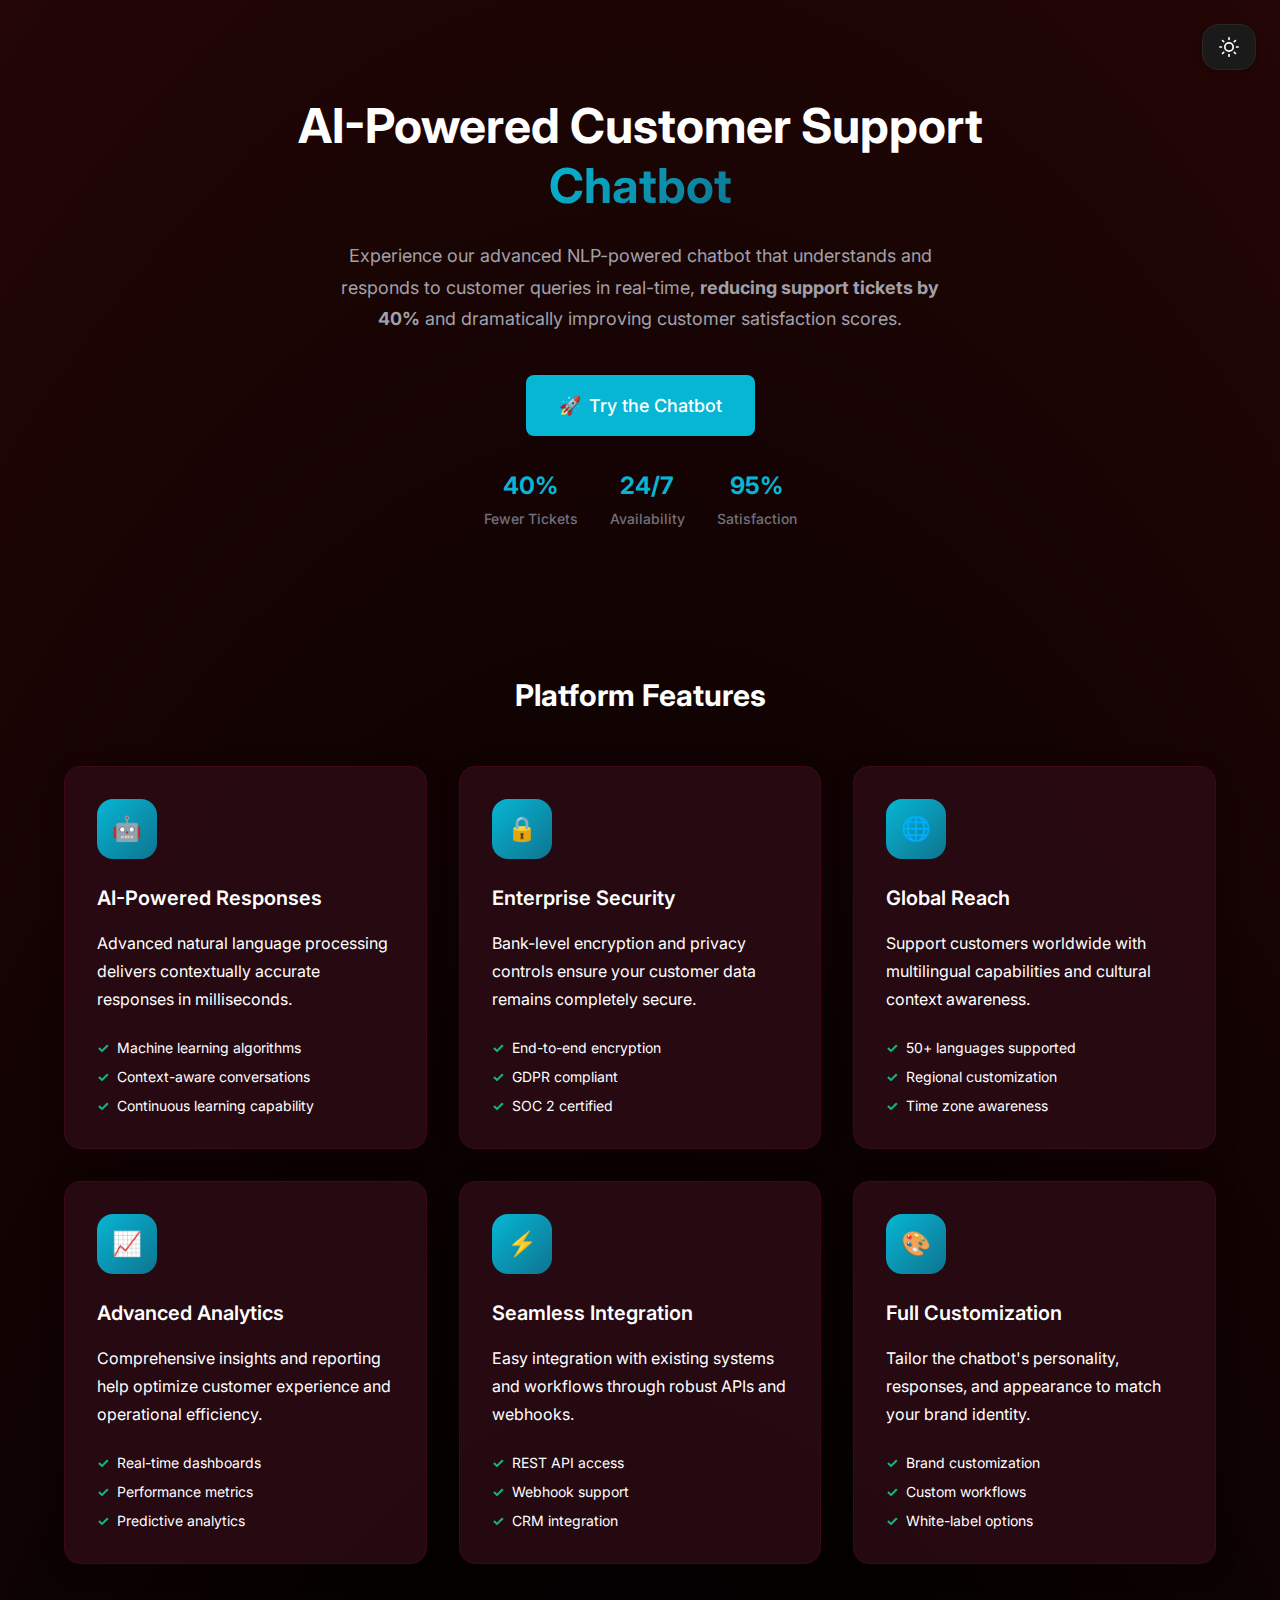
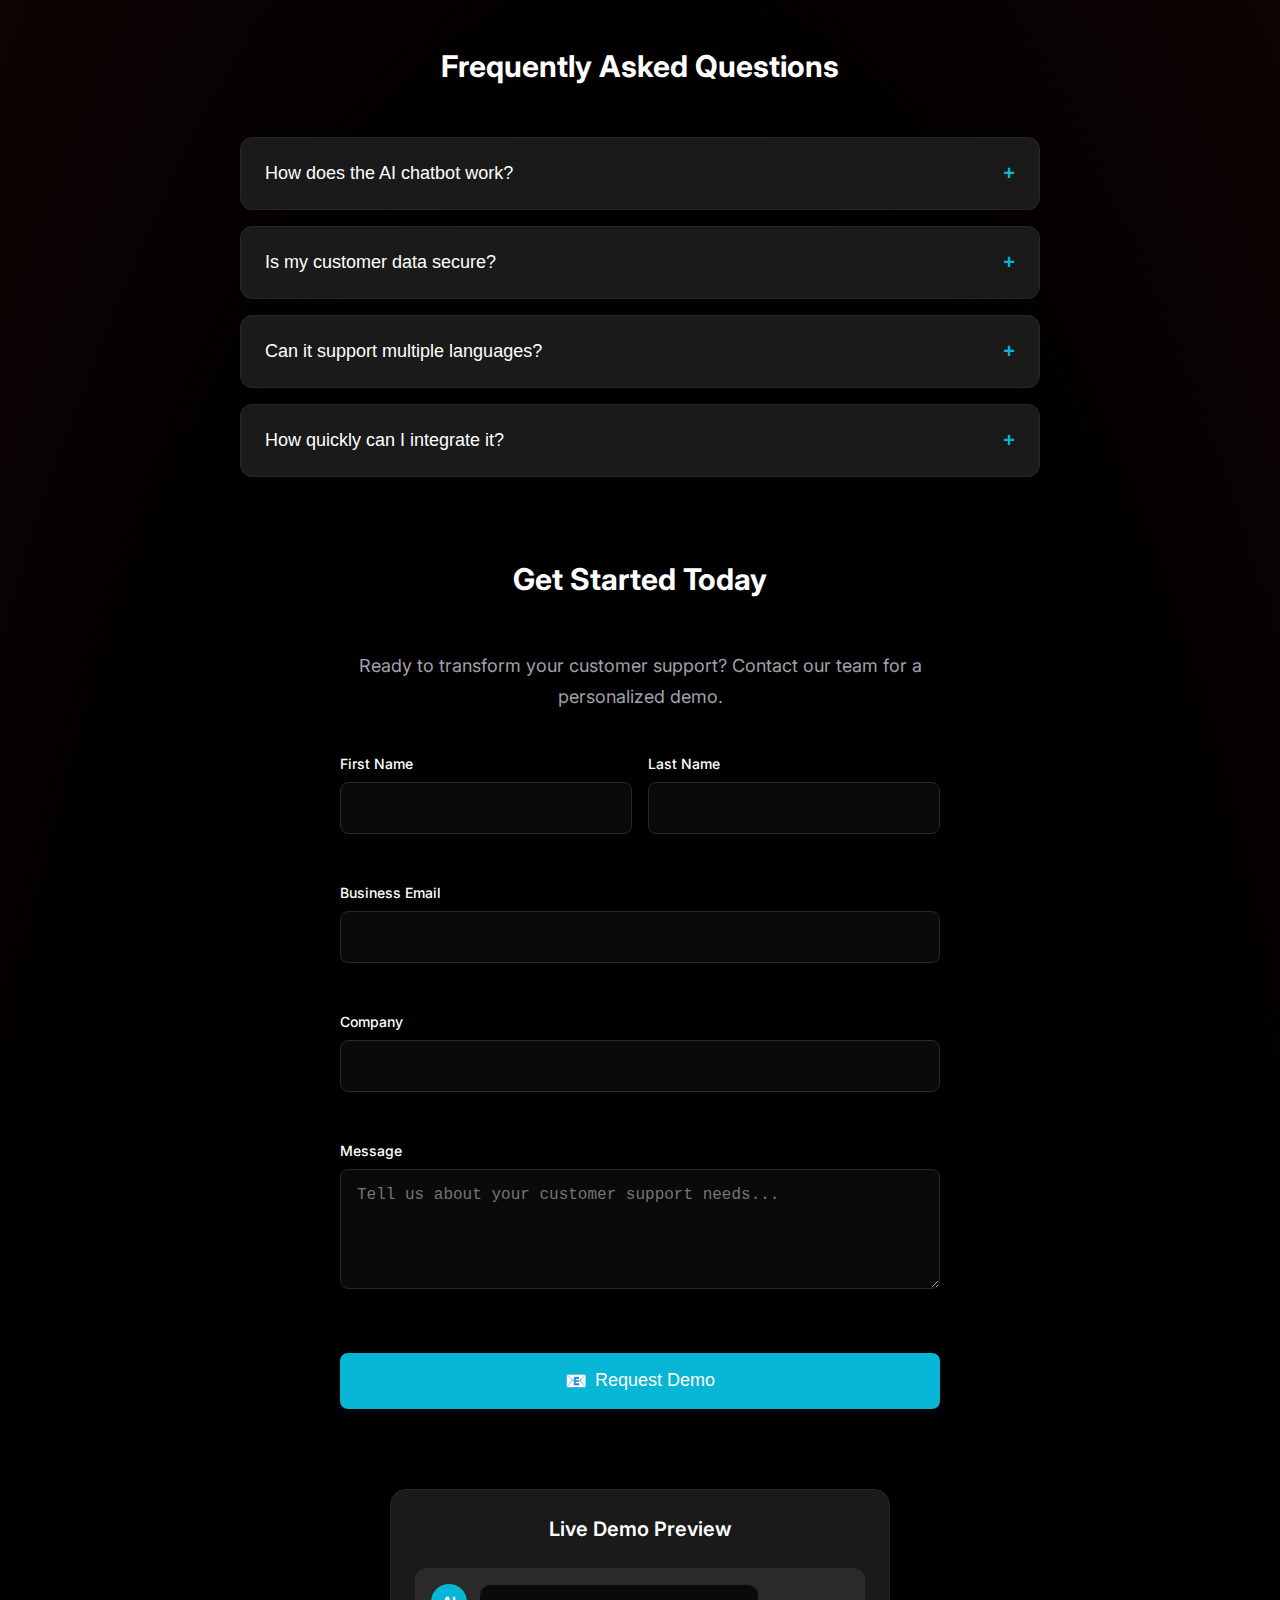
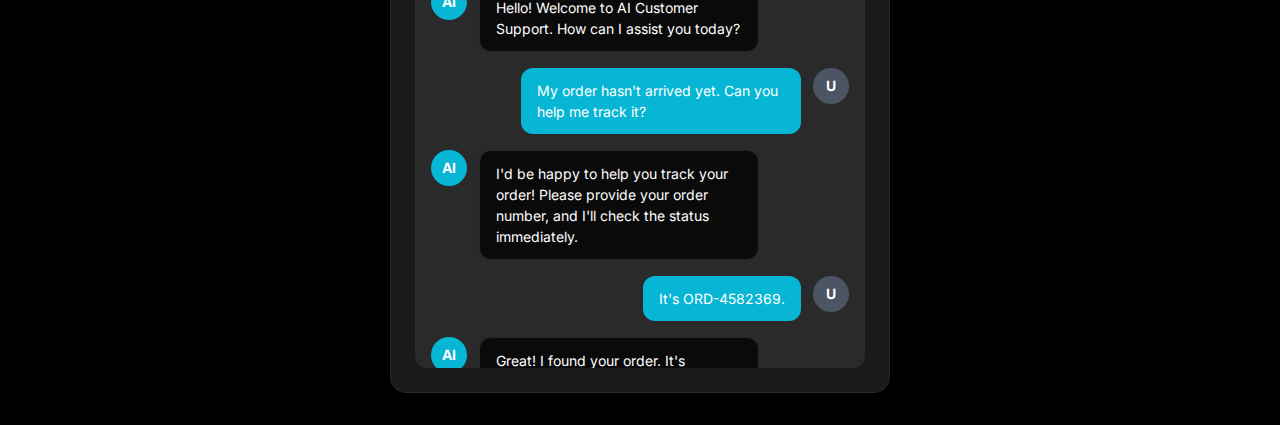
<file: Frontend/index.html>
<!DOCTYPE html>
<html lang="en">
<head>
  <meta charset="UTF-8">
  <meta name="viewport" content="width=device-width, initial-scale=1.0">
  <meta name="description" content="AI-powered customer support chatbot that reduces support tickets by 40% and improves customer satisfaction with real-time responses.">
  <meta name="keywords" content="AI chatbot, customer support, NLP, artificial intelligence, automated support">
  <meta name="author" content="AI Customer Support">
  <meta property="og:title" content="AI-Powered Customer Support Chatbot">
  <meta property="og:description" content="Experience our advanced AI chatbot that provides instant, intelligent customer support.">
  <meta property="og:type" content="website">
  <title>AI-Powered Customer Support | Intelligent Chatbot Solutions</title>
  <link rel="preconnect" href="https://fonts.googleapis.com">
  <link rel="preconnect" href="https://fonts.gstatic.com" crossorigin>
  <link href="https://fonts.googleapis.com/css2?family=Inter:wght@300;400;500;600;700&display=swap" rel="stylesheet">
  <link rel="stylesheet" href="style.css">
  <link rel="icon" type="image/svg+xml" href="data:image/svg+xml,<svg xmlns='http://www.w3.org/2000/svg' viewBox='0 0 100 100'><text y='.9em' font-size='90'>🤖</text></svg>">
</head>
<body>
  <div id="themeContainer" class="container dark-theme" role="main">
    <div class="dark-bg"></div>
    <div class="light-bg"></div>
    <button 
      class="toggle-btn" 
      onclick="themeManager.toggle()" 
      aria-label="Toggle between light and dark theme"
      type="button"
    >
      <span class="theme-icon" aria-hidden="true">
        <svg id="themeIcon" width="20" height="20" viewBox="0 0 24 24" fill="none" stroke="currentColor" stroke-width="2" stroke-linecap="round" stroke-linejoin="round">
          <circle cx="12" cy="12" r="5"/>
          <line x1="12" y1="1" x2="12" y2="3"/>
          <line x1="12" y1="21" x2="12" y2="23"/>
          <line x1="4.22" y1="4.22" x2="5.64" y2="5.64"/>
          <line x1="18.36" y1="18.36" x2="19.78" y2="19.78"/>
          <line x1="1" y1="12" x2="3" y2="12"/>
          <line x1="21" y1="12" x2="23" y2="12"/>
          <line x1="4.22" y1="19.78" x2="5.64" y2="18.36"/>
          <line x1="18.36" y1="5.64" x2="19.78" y2="4.22"/>
        </svg>
      </span>
      <!-- <span class="btn-text"></span> -->
    </button>

    <div class="main-container">
      <header class="hero-section">
        <div class="hero-content">
          <h1 class="hero-title">
            AI-Powered Customer Support
            <span class="gradient-text">Chatbot</span>
          </h1>
          <p class="hero-description">
            Experience our advanced NLP-powered chatbot that understands and responds to customer queries in real-time, 
            <strong>reducing support tickets by 40%</strong> and dramatically improving customer satisfaction scores.
          </p>
          <div class="cta-section">
            <a href="chatbot.html" class="btn btn-primary btn-large" role="button">
              <span class="btn-icon">🚀</span>
              Try the Chatbot
            </a>
            <div class="stats-row">
              <div class="stat-item">
                <span class="stat-number">40%</span>
                <span class="stat-label">Fewer Tickets</span>
              </div>
              <div class="stat-item">
                <span class="stat-number">24/7</span>
                <span class="stat-label">Availability</span>
              </div>
              <div class="stat-item">
                <span class="stat-number">95%</span>
                <span class="stat-label">Satisfaction</span>
              </div>
            </div>
          </div>
        </div>
      </header>

      <section class="features-grid" aria-labelledby="features-heading">
        <h2 id="features-heading" class="section-title">Platform Features</h2>
        
        <div class="grid-container">
          <article class="feature-card">
            <div class="feature-icon-wrapper">
              <span class="feature-icon" role="img" aria-label="Robot">🤖</span>
            </div>
            <h3>AI-Powered Responses</h3>
            <p>Advanced natural language processing delivers contextually accurate responses in milliseconds.</p>
            <ul class="feature-list">
              <li>Machine learning algorithms</li>
              <li>Context-aware conversations</li>
              <li>Continuous learning capability</li>
            </ul>
          </article>

          <article class="feature-card">
            <div class="feature-icon-wrapper">
              <span class="feature-icon" role="img" aria-label="Security">🔒</span>
            </div>
            <h3>Enterprise Security</h3>
            <p>Bank-level encryption and privacy controls ensure your customer data remains completely secure.</p>
            <ul class="feature-list">
              <li>End-to-end encryption</li>
              <li>GDPR compliant</li>
              <li>SOC 2 certified</li>
            </ul>
          </article>

          <article class="feature-card">
            <div class="feature-icon-wrapper">
              <span class="feature-icon" role="img" aria-label="Global">🌐</span>
            </div>
            <h3>Global Reach</h3>
            <p>Support customers worldwide with multilingual capabilities and cultural context awareness.</p>
            <ul class="feature-list">
              <li>50+ languages supported</li>
              <li>Regional customization</li>
              <li>Time zone awareness</li>
            </ul>
          </article>

          <article class="feature-card">
            <div class="feature-icon-wrapper">
              <span class="feature-icon" role="img" aria-label="Analytics">📈</span>
            </div>
            <h3>Advanced Analytics</h3>
            <p>Comprehensive insights and reporting help optimize customer experience and operational efficiency.</p>
            <ul class="feature-list">
              <li>Real-time dashboards</li>
              <li>Performance metrics</li>
              <li>Predictive analytics</li>
            </ul>
          </article>

          <article class="feature-card">
            <div class="feature-icon-wrapper">
              <span class="feature-icon" role="img" aria-label="Integration">⚡</span>
            </div>
            <h3>Seamless Integration</h3>
            <p>Easy integration with existing systems and workflows through robust APIs and webhooks.</p>
            <ul class="feature-list">
              <li>REST API access</li>
              <li>Webhook support</li>
              <li>CRM integration</li>
            </ul>
          </article>

          <article class="feature-card">
            <div class="feature-icon-wrapper">
              <span class="feature-icon" role="img" aria-label="Customization">🎨</span>
            </div>
            <h3>Full Customization</h3>
            <p>Tailor the chatbot's personality, responses, and appearance to match your brand identity.</p>
            <ul class="feature-list">
              <li>Brand customization</li>
              <li>Custom workflows</li>
              <li>White-label options</li>
            </ul>
          </article>
        </div>
      </section>

      <section class="faq-section" aria-labelledby="faq-heading">
        <div class="faq-container">
          <h2 id="faq-heading" class="section-title">Frequently Asked Questions</h2>
          <div class="faq-grid">
            <div class="faq-item">
              <button class="faq-question" aria-expanded="false" aria-controls="faq-1">
                <span>How does the AI chatbot work?</span>
                <span class="faq-icon" aria-hidden="true">+</span>
              </button>
              <div class="faq-answer" id="faq-1" role="region" aria-labelledby="faq-question-1">
                <p>Our AI chatbot uses advanced natural language processing (NLP) and machine learning algorithms to understand customer queries and provide accurate, contextual responses. It continuously learns from interactions to improve its performance over time.</p>
              </div>
            </div>

            <div class="faq-item">
              <button class="faq-question" aria-expanded="false" aria-controls="faq-2">
                <span>Is my customer data secure?</span>
                <span class="faq-icon" aria-hidden="true">+</span>
              </button>
              <div class="faq-answer" id="faq-2" role="region" aria-labelledby="faq-question-2">
                <p>Absolutely. We implement enterprise-grade security measures including end-to-end encryption, SOC 2 compliance, and GDPR adherence. All conversations are encrypted and stored securely with strict access controls.</p>
              </div>
            </div>

            <div class="faq-item">
              <button class="faq-question" aria-expanded="false" aria-controls="faq-3">
                <span>Can it support multiple languages?</span>
                <span class="faq-icon" aria-hidden="true">+</span>
              </button>
              <div class="faq-answer" id="faq-3" role="region" aria-labelledby="faq-question-3">
                <p>Yes! Our chatbot supports over 50 languages with native-level understanding and cultural context awareness. It can automatically detect the customer's language and respond appropriately.</p>
              </div>
            </div>

            <div class="faq-item">
              <button class="faq-question" aria-expanded="false" aria-controls="faq-4">
                <span>How quickly can I integrate it?</span>
                <span class="faq-icon" aria-hidden="true">+</span>
              </button>
              <div class="faq-answer" id="faq-4" role="region" aria-labelledby="faq-question-4">
                <p>Integration typically takes 24-48 hours. Our team provides comprehensive documentation, SDKs, and dedicated support to ensure smooth implementation with your existing systems.</p>
              </div>
            </div>
          </div>
        </div>
      </section>

      <section class="contact-section" aria-labelledby="contact-heading">
        <div class="contact-container">
          <h2 id="contact-heading" class="section-title">Get Started Today</h2>
          <p class="contact-description">Ready to transform your customer support? Contact our team for a personalized demo.</p>
          
          <form class="contact-form" id="contactForm" novalidate>
            <div class="form-row">
              <div class="form-group">
                <label for="firstName" class="form-label">First Name</label>
                <input 
                  type="text" 
                  id="firstName" 
                  name="firstName" 
                  class="form-input" 
                  required 
                  aria-describedby="firstName-error"
                >
                <span class="error-message" id="firstName-error" role="alert"></span>
              </div>
              <div class="form-group">
                <label for="lastName" class="form-label">Last Name</label>
                <input 
                  type="text" 
                  id="lastName" 
                  name="lastName" 
                  class="form-input" 
                  required 
                  aria-describedby="lastName-error"
                >
                <span class="error-message" id="lastName-error" role="alert"></span>
              </div>
            </div>
            
            <div class="form-group">
              <label for="email" class="form-label">Business Email</label>
              <input 
                type="email" 
                id="email" 
                name="email" 
                class="form-input" 
                required 
                aria-describedby="email-error"
              >
              <span class="error-message" id="email-error" role="alert"></span>
            </div>
            
            <div class="form-group">
              <label for="company" class="form-label">Company</label>
              <input 
                type="text" 
                id="company" 
                name="company" 
                class="form-input" 
                required 
                aria-describedby="company-error"
              >
              <span class="error-message" id="company-error" role="alert"></span>
            </div>
            
            <div class="form-group">
              <label for="message" class="form-label">Message</label>
              <textarea 
                id="message" 
                name="message" 
                class="form-textarea" 
                rows="4" 
                required 
                aria-describedby="message-error"
                placeholder="Tell us about your customer support needs..."
              ></textarea>
              <span class="error-message" id="message-error" role="alert"></span>
            </div>
            
            <button type="submit" class="btn btn-primary btn-large form-submit">
              <span class="btn-icon">📧</span>
              Request Demo
            </button>
          </form>
        </div>
      </section>

      <aside class="chat-demo" aria-labelledby="demo-heading">
        <h3 id="demo-heading" class="demo-title">Live Demo Preview</h3>
        <div class="chat-window" role="log" aria-live="polite" aria-label="Chat conversation">
          <div class="chat-message bot">
            <div class="avatar bot-avatar" aria-hidden="true">
              <span>AI</span>
            </div>
            <div class="message-bubble bot-bubble">
              Hello! Welcome to AI Customer Support. How can I assist you today?
            </div>
          </div>
          
          <div class="chat-message user">
            <div class="avatar user-avatar" aria-hidden="true">
              <span>U</span>
            </div>
            <div class="message-bubble user-bubble">
              My order hasn't arrived yet. Can you help me track it?
            </div>
          </div>
          
          <div class="chat-message bot">
            <div class="avatar bot-avatar" aria-hidden="true">
              <span>AI</span>
            </div>
            <div class="message-bubble bot-bubble">
              I'd be happy to help you track your order! Please provide your order number, and I'll check the status immediately.
            </div>
          </div>
          
          <div class="chat-message user">
            <div class="avatar user-avatar" aria-hidden="true">
              <span>U</span>
            </div>
            <div class="message-bubble user-bubble">
              It's ORD-4582369.
            </div>
          </div>
          
          <div class="chat-message bot">
            <div class="avatar bot-avatar" aria-hidden="true">
              <span>AI</span>
            </div>
            <div class="message-bubble bot-bubble">
              Great! I found your order. It's currently in transit and scheduled to arrive tomorrow by 6 PM. You can <a href="#" class="chat-link">track it in real-time here</a>.
            </div>
          </div>
        </div>
      </aside>
    </div>
  </div>

  <script src="script.js"></script>
</body>
</html>
</file>
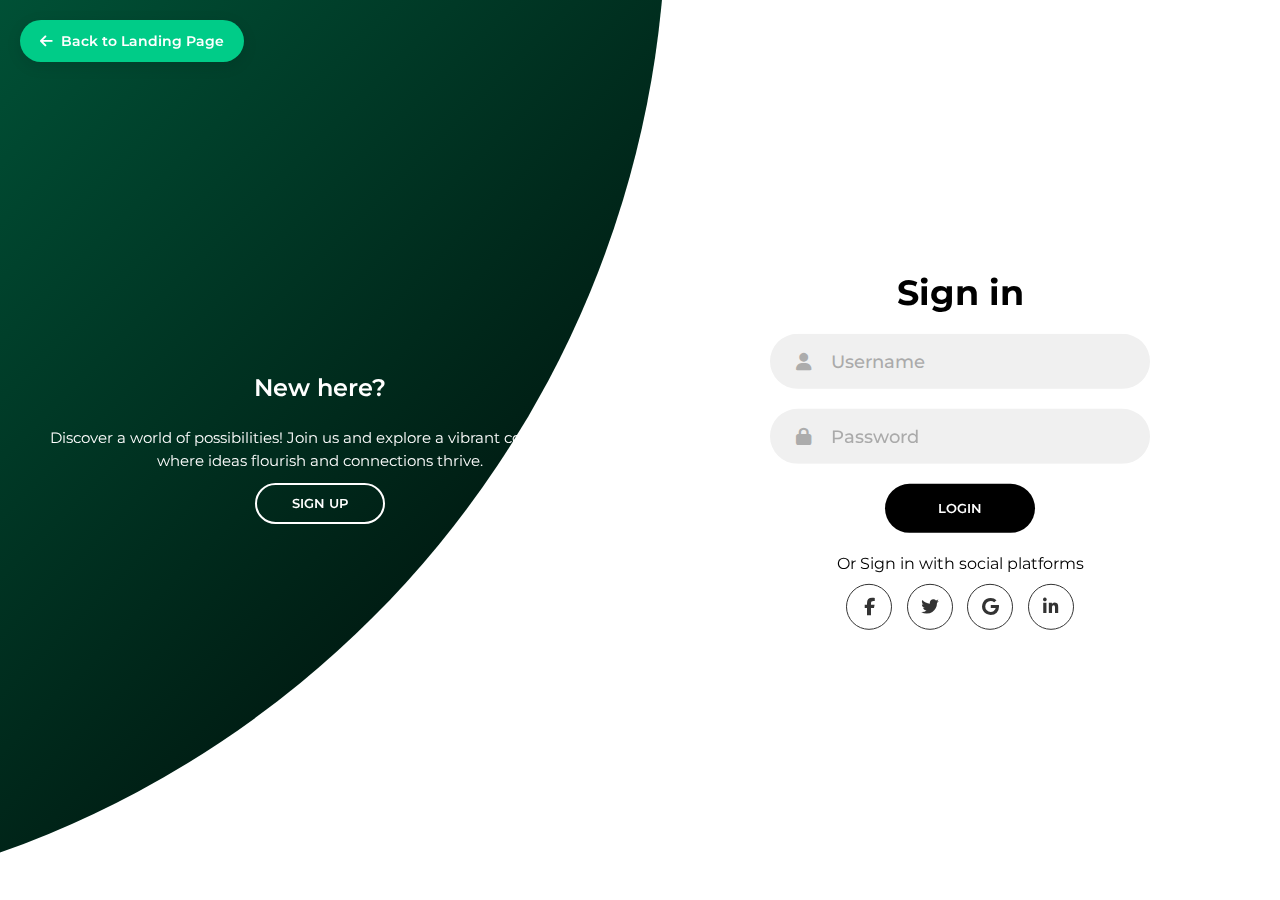
<file: frontend/authentication/index.html>
<!DOCTYPE html>
<html lang="en">
<head>
    <meta charset="UTF-8">
    <meta name="viewport" content="width=device-width, initial-scale=1.0">
    <title>Sign in &amp; Sign up Form</title>
    <link rel="stylesheet" href="style.css">
    <!-- Add Font Awesome from CDN -->
    <link rel="stylesheet" href="https://cdnjs.cloudflare.com/ajax/libs/font-awesome/6.4.0/css/all.min.css">
    
    <!-- For debugging purposes -->
    <style>
        .debug-info {
            position: fixed;
            bottom: 10px;
            right: 10px;
            background: rgba(0,0,0,0.7);
            color: white;
            padding: 10px;
            border-radius: 5px;
            font-size: 12px;
            z-index: 9999;
            display: none;
        }
    </style>
</head>
<body>
    <!-- Debug panel - toggle with Ctrl+D -->
    <div class="debug-info" id="debugPanel">
        <h4>Debug Info</h4>
        <div id="debugContent"></div>
    </div>

    <div class="container">
        <!-- Back to Landing Page Link -->
        <a href="../Landing Page/index.html" class="back-to-landing">
            <i class="fas fa-arrow-left"></i>
            Back to Landing Page
        </a>
        
        <div class="forms-container">
            <div class="signin-signup">
                <form action="#" class="sign-in-form">
                    <h2 class="title">Sign in</h2>
                    <div class="input-field">
                        <i class="fas fa-user"></i>
                        <input type="text" placeholder="Username" required aria-label="Username">
                    </div>
                    <div class="input-field">
                        <i class="fas fa-lock"></i>
                        <input type="password" placeholder="Password" required aria-label="Password">
                    </div>
                    <input type="submit" value="Login" class="btn solid">
                    <p class="social-text">Or Sign in with social platforms</p>
                    <div class="social-media">
                        <a href="#" class="social-icon" aria-label="Sign in with Facebook">
                            <i class="fab fa-facebook-f"></i>
                        </a>
                        <a href="#" class="social-icon" aria-label="Sign in with Twitter">
                            <i class="fab fa-twitter"></i>
                        </a>
                        <a href="#" class="social-icon" aria-label="Sign in with Google">
                            <i class="fab fa-google"></i>
                        </a>
                        <a href="#" class="social-icon" aria-label="Sign in with LinkedIn">
                            <i class="fab fa-linkedin-in"></i>
                        </a>
                    </div>
                </form>
                <form action="#" class="sign-up-form">
                    <h2 class="title">Sign up</h2>
                    <div class="input-field">
                        <i class="fas fa-user"></i>
                        <input type="text" placeholder="Username" required aria-label="Create Username">
                    </div>
                    <div class="input-field">
                        <i class="fas fa-envelope"></i>
                        <input type="email" placeholder="Email" required aria-label="Email">
                    </div>
                    <div class="input-field">
                        <i class="fas fa-lock"></i>
                        <input type="password" placeholder="Password" required aria-label="Create Password">
                    </div>
                    <input type="submit" value="Sign up" class="btn solid">
                    <p class="social-text">Or Sign up with social platforms</p>
                    <div class="social-media">
                        <a href="#" class="social-icon" aria-label="Sign up with Facebook">
                            <i class="fab fa-facebook-f"></i>
                        </a>
                        <a href="#" class="social-icon" aria-label="Sign up with Twitter">
                            <i class="fab fa-twitter"></i>
                        </a>
                        <a href="#" class="social-icon" aria-label="Sign up with Google">
                            <i class="fab fa-google"></i>
                        </a>
                        <a href="#" class="social-icon" aria-label="Sign up with LinkedIn">
                            <i class="fab fa-linkedin-in"></i>
                        </a>
                    </div>
                </form>
            </div>
        </div>

        <div class="panels-container">
            <div class="panel left-panel">
                <div class="content">
                    <h3>New here?</h3>
                    <p>
                        Discover a world of possibilities! Join us and explore a vibrant
                        community where ideas flourish and connections thrive.
                    </p>
                    <button class="btn transparent" id="sign-up-btn">
                        Sign up
                    </button>
                </div>
            </div>
            <div class="panel right-panel">
                <div class="content">
                    <h3>One of us?</h3>
                    <p>
                        Thank you for being part of our community. Your presence enriches our
                        shared experiences. Let's continue this journey together!
                    </p>
                    <button class="btn transparent" id="sign-in-btn">
                        Sign in
                    </button>
                </div>
            </div>
        </div>
    </div>

    <!-- Debug utility script -->
    <script>
        // Simple debug utility
        document.addEventListener('keydown', function(e) {
            // Ctrl+D to toggle debug panel
            if (e.ctrlKey && e.key === 'd') {
                e.preventDefault();
                const debugPanel = document.getElementById('debugPanel');
                debugPanel.style.display = debugPanel.style.display === 'none' ? 'block' : 'none';
            }
        });
        
        function debugLog(message) {
            console.log(message);
            const debugContent = document.getElementById('debugContent');
            if (debugContent) {
                const logItem = document.createElement('div');
                logItem.textContent = message;
                debugContent.appendChild(logItem);
                // Limit log items
                if (debugContent.children.length > 20) {
                    debugContent.removeChild(debugContent.firstChild);
                }
            }
        }
    </script>

    <!-- Make sure this path is correct -->
    <script src="script.js"></script>
</body>
</html>
</file>
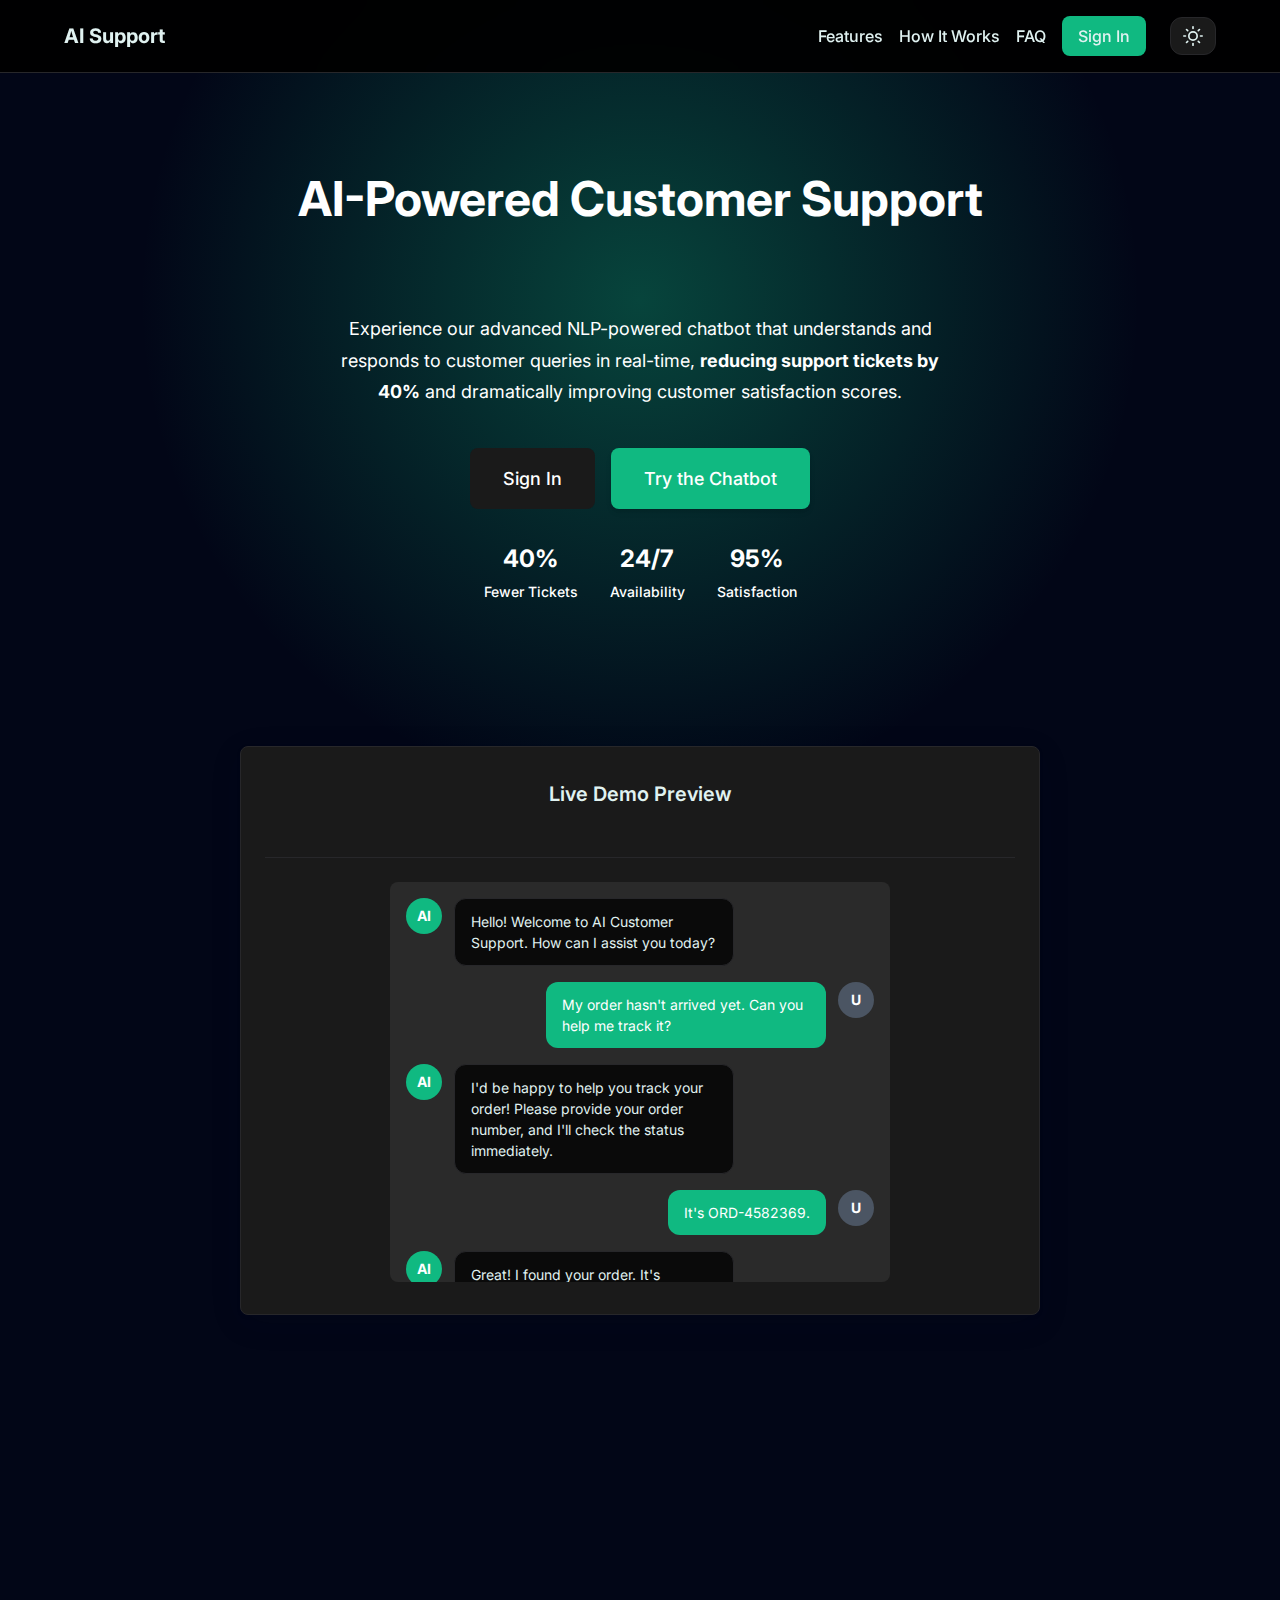
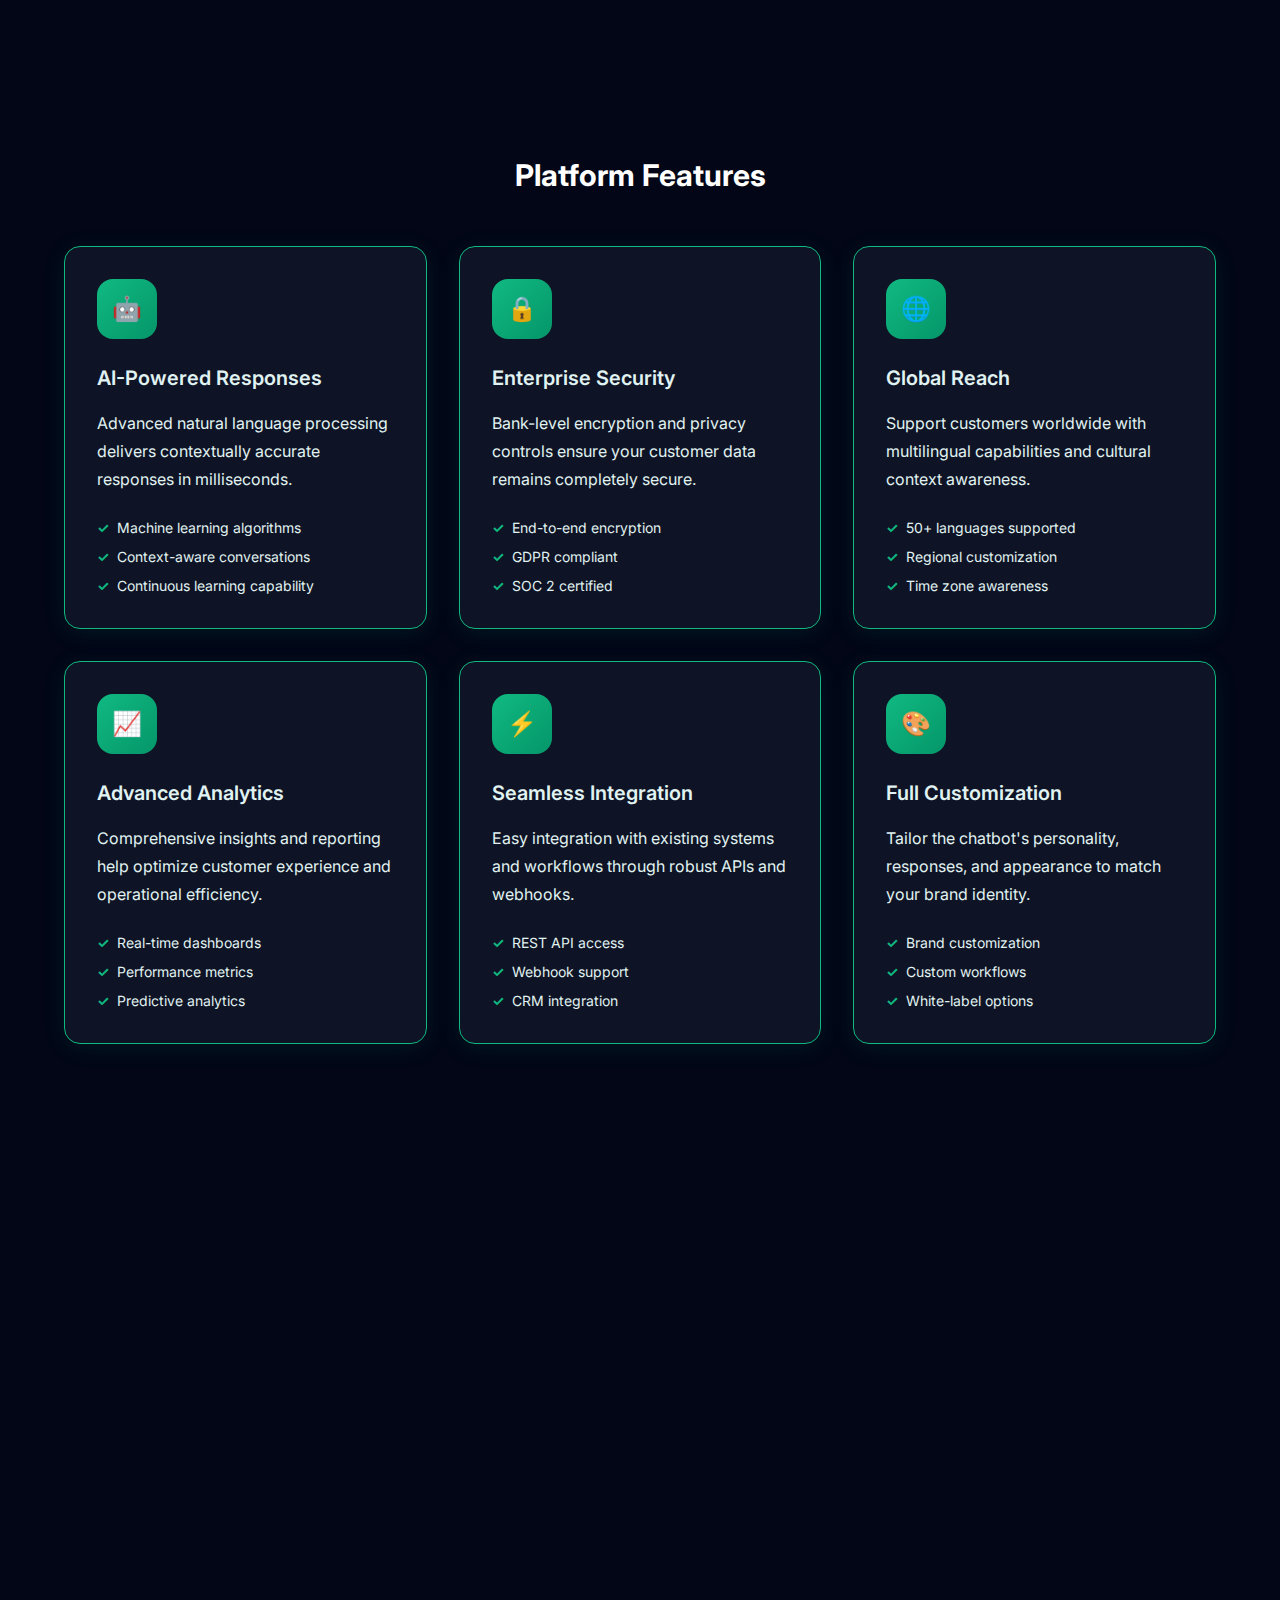
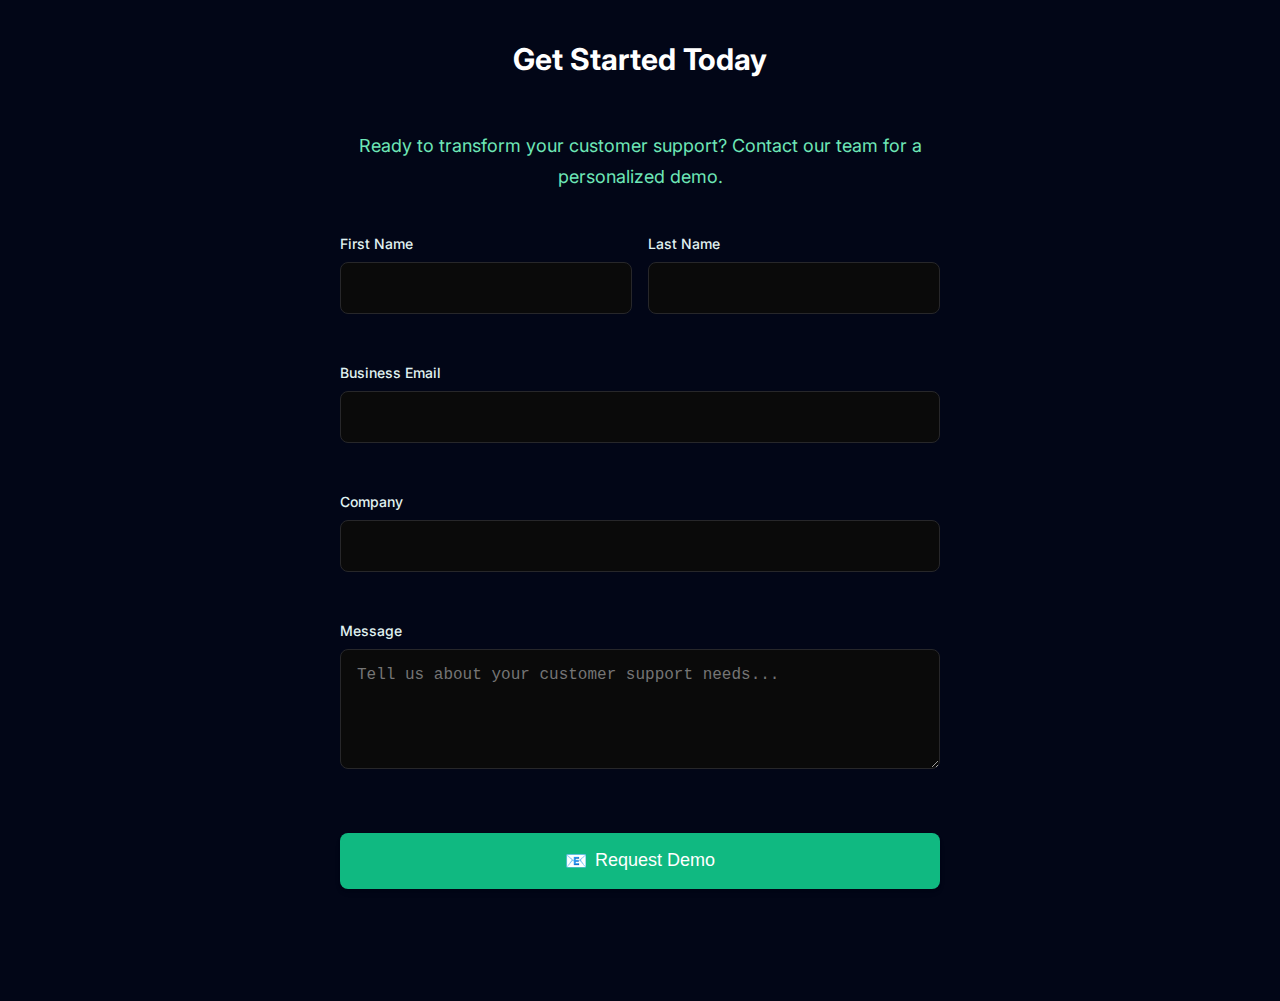
<file: Frontend/Landing Page/index.html>
<!DOCTYPE html>
<html lang="en">
<head>
  <meta charset="UTF-8">
  <meta name="viewport" content="width=device-width, initial-scale=1.0">
  <meta name="description" content="AI-powered customer support chatbot that reduces support tickets by 40% and improves customer satisfaction with real-time responses.">
  <meta name="keywords" content="AI chatbot, customer support, NLP, artificial intelligence, automated support">
  <meta name="author" content="AI Customer Support">
  <meta property="og:title" content="AI-Powered Customer Support Chatbot">
  <meta property="og:description" content="Experience our advanced AI chatbot that provides instant, intelligent customer support.">
  <meta property="og:type" content="website">
  <title>AI-Powered Customer Support | Intelligent Chatbot Solutions</title>
  <link rel="preconnect" href="https://fonts.googleapis.com">
  <link rel="preconnect" href="https://fonts.gstatic.com" crossorigin>
  <link href="https://fonts.googleapis.com/css2?family=Inter:wght@300;400;500;600;700&display=swap" rel="stylesheet">
  <link rel="stylesheet" href="style.css">
  <link rel="icon" type="image/svg+xml" href="data:image/svg+xml,<svg xmlns='http://www.w3.org/2000/svg' viewBox='0 0 100 100'><text y='.9em' font-size='90'>🤖</text></svg>">
</head>
<body>
  <div id="themeContainer" class="container dark-theme" role="main">
    <div class="dark-bg"></div>
    <div class="light-bg"></div>
    <div class="main-container">
      <!-- Navigation Header -->
      <nav class="nav-header">
        <div class="nav-content">
          <div class="nav-logo">
            <span class="logo-text">AI Support</span>
          </div>
          <div class="nav-links">
            <a href="#features" class="nav-link">Features</a>
            <a href="#how-it-works" class="nav-link">How It Works</a>
            <a href="#faq" class="nav-link">FAQ</a>
            <a href="../sign up or sign in/index.html" class="nav-link auth-link">Sign In</a>
            <button 
              class="toggle-btn" 
              onclick="themeManager.toggle()" 
              aria-label="Toggle between light and dark theme"
              type="button"
            >
              <span class="theme-icon" aria-hidden="true">
                <svg id="themeIcon" width="20" height="20" viewBox="0 0 24 24" fill="none" stroke="currentColor" stroke-width="2" stroke-linecap="round" stroke-linejoin="round">
                  <circle cx="12" cy="12" r="5"/>
                  <line x1="12" y1="1" x2="12" y2="3"/>
                  <line x1="12" y1="21" x2="12" y2="23"/>
                  <line x1="4.22" y1="4.22" x2="5.64" y2="5.64"/>
                  <line x1="18.36" y1="18.36" x2="19.78" y2="19.78"/>
                  <line x1="1" y1="12" x2="3" y2="12"/>
                  <line x1="21" y1="12" x2="23" y2="12"/>
                  <line x1="4.22" y1="19.78" x2="5.64" y2="18.36"/>
                  <line x1="18.36" y1="5.64" x2="19.78" y2="4.22"/>
                </svg>
              </span>
            </button>
          </div>
        </div>
      </nav>
      
      <header class="hero-section">
        <div class="hero-content">
          <h1 class="hero-title">
            AI-Powered Customer Support
            <span class="gradient-text">Chatbot</span>
          </h1>
          <p class="hero-description">
            Experience our advanced NLP-powered chatbot that understands and responds to customer queries in real-time, 
            <strong>reducing support tickets by 40%</strong> and dramatically improving customer satisfaction scores.
          </p>
          <div class="cta-section">
            <div class="auth-buttons">
              <a href="../sign up or sign in/index.html" class="btn btn-secondary btn-large" role="button">
                Sign In
              </a>
              <a href="chatbot.html" class="btn btn-primary btn-large" role="button">
                Try the Chatbot
              </a>
            </div>
            <div class="stats-row">
              <div class="stat-item">
                <span class="stat-number">40%</span>
                <span class="stat-label">Fewer Tickets</span>
              </div>
              <div class="stat-item">
                <span class="stat-number">24/7</span>
                <span class="stat-label">Availability</span>
              </div>
              <div class="stat-item">
                <span class="stat-number">95%</span>
                <span class="stat-label">Satisfaction</span>
              </div>
            </div>
          </div>
        </div>
      </header>

      <aside class="chat-demo" aria-labelledby="demo-heading" data-animate>
        <div class="chat-demo-header">
          <h3 id="demo-heading" class="demo-title">Live Demo Preview</h3>
        </div>
        <div class="chat-demo-content">
          <div class="chat-window" role="log" aria-live="polite" aria-label="Chat conversation">
            <div class="chat-message bot">
              <div class="avatar bot-avatar" aria-hidden="true">
                <span>AI</span>
              </div>
              <div class="message-bubble bot-bubble">
                Hello! Welcome to AI Customer Support. How can I assist you today?
              </div>
            </div>
            
            <div class="chat-message user">
              <div class="avatar user-avatar" aria-hidden="true">
                <span>U</span>
              </div>
              <div class="message-bubble user-bubble">
                My order hasn't arrived yet. Can you help me track it?
              </div>
            </div>
            
            <div class="chat-message bot">
              <div class="avatar bot-avatar" aria-hidden="true">
                <span>AI</span>
              </div>
              <div class="message-bubble bot-bubble">
                I'd be happy to help you track your order! Please provide your order number, and I'll check the status immediately.
              </div>
            </div>
            
            <div class="chat-message user">
              <div class="avatar user-avatar" aria-hidden="true">
                <span>U</span>
              </div>
              <div class="message-bubble user-bubble">
                It's ORD-4582369.
              </div>
            </div>
            
            <div class="chat-message bot">
              <div class="avatar bot-avatar" aria-hidden="true">
                <span>AI</span>
              </div>
              <div class="message-bubble bot-bubble">
                Great! I found your order. It's currently in transit and scheduled to arrive tomorrow by 6 PM. You can <a href="#" class="chat-link">track it in real-time here</a>.
              </div>
            </div>
          </div>
        </div>
      </aside>

      <!-- How it Works Section -->
      <section id="how-it-works" class="how-it-works-section" aria-labelledby="how-it-works-heading" data-animate>
        <h2 id="how-it-works-heading" class="section-title">How It Works</h2>
        <div class="how-it-works-steps">
          <div class="how-step">
            <div class="how-icon" aria-hidden="true">💬</div>
            <h3>1. Ask a Question</h3>
            <p>Type your question or issue into the chat window.</p>
          </div>
          <div class="how-step">
            <div class="how-icon" aria-hidden="true">🤖</div>
            <h3>2. AI Understands</h3>
            <p>Our AI analyzes your message using advanced NLP.</p>
          </div>
          <div class="how-step">
            <div class="how-icon" aria-hidden="true">⚡</div>
            <h3>3. Instant Response</h3>
            <p>Get a helpful, accurate answer in real time.</p>
          </div>
        </div>
      </section>

      <section id="features" class="features-grid" aria-labelledby="features-heading">
        <h2 id="features-heading" class="section-title">Platform Features</h2>
        
        <div class="grid-container">
          <article class="feature-card">
            <div class="feature-icon-wrapper">
              <span class="feature-icon" role="img" aria-label="Robot">🤖</span>
            </div>
            <h3>AI-Powered Responses</h3>
            <p>Advanced natural language processing delivers contextually accurate responses in milliseconds.</p>
            <ul class="feature-list">
              <li>Machine learning algorithms</li>
              <li>Context-aware conversations</li>
              <li>Continuous learning capability</li>
            </ul>
          </article>

          <article class="feature-card">
            <div class="feature-icon-wrapper">
              <span class="feature-icon" role="img" aria-label="Security">🔒</span>
            </div>
            <h3>Enterprise Security</h3>
            <p>Bank-level encryption and privacy controls ensure your customer data remains completely secure.</p>
            <ul class="feature-list">
              <li>End-to-end encryption</li>
              <li>GDPR compliant</li>
              <li>SOC 2 certified</li>
            </ul>
          </article>

          <article class="feature-card">
            <div class="feature-icon-wrapper">
              <span class="feature-icon" role="img" aria-label="Global">🌐</span>
            </div>
            <h3>Global Reach</h3>
            <p>Support customers worldwide with multilingual capabilities and cultural context awareness.</p>
            <ul class="feature-list">
              <li>50+ languages supported</li>
              <li>Regional customization</li>
              <li>Time zone awareness</li>
            </ul>
          </article>

          <article class="feature-card">
            <div class="feature-icon-wrapper">
              <span class="feature-icon" role="img" aria-label="Analytics">📈</span>
            </div>
            <h3>Advanced Analytics</h3>
            <p>Comprehensive insights and reporting help optimize customer experience and operational efficiency.</p>
            <ul class="feature-list">
              <li>Real-time dashboards</li>
              <li>Performance metrics</li>
              <li>Predictive analytics</li>
            </ul>
          </article>

          <article class="feature-card">
            <div class="feature-icon-wrapper">
              <span class="feature-icon" role="img" aria-label="Integration">⚡</span>
            </div>
            <h3>Seamless Integration</h3>
            <p>Easy integration with existing systems and workflows through robust APIs and webhooks.</p>
            <ul class="feature-list">
              <li>REST API access</li>
              <li>Webhook support</li>
              <li>CRM integration</li>
            </ul>
          </article>

          <article class="feature-card">
            <div class="feature-icon-wrapper">
              <span class="feature-icon" role="img" aria-label="Customization">🎨</span>
            </div>
            <h3>Full Customization</h3>
            <p>Tailor the chatbot's personality, responses, and appearance to match your brand identity.</p>
            <ul class="feature-list">
              <li>Brand customization</li>
              <li>Custom workflows</li>
              <li>White-label options</li>
            </ul>
          </article>
        </div>
      </section>

      <section id="faq" class="faq-section" aria-labelledby="faq-heading" data-animate>
        <div class="faq-container">
          <h2 id="faq-heading" class="section-title">Frequently Asked Questions</h2>
          <div class="faq-grid">
            <div class="faq-item">
              <button class="faq-question" aria-expanded="false" aria-controls="faq-1">
                <span>How does the AI chatbot work?</span>
                <span class="faq-icon" aria-hidden="true">+</span>
              </button>
              <div class="faq-answer" id="faq-1" role="region" aria-labelledby="faq-question-1">
                <p>Our AI chatbot uses advanced natural language processing (NLP) and machine learning algorithms to understand customer queries and provide accurate, contextual responses. It continuously learns from interactions to improve its performance over time.</p>
              </div>
            </div>

            <div class="faq-item">
              <button class="faq-question" aria-expanded="false" aria-controls="faq-2">
                <span>Is my customer data secure?</span>
                <span class="faq-icon" aria-hidden="true">+</span>
              </button>
              <div class="faq-answer" id="faq-2" role="region" aria-labelledby="faq-question-2">
                <p>Absolutely. We implement enterprise-grade security measures including end-to-end encryption, SOC 2 compliance, and GDPR adherence. All conversations are encrypted and stored securely with strict access controls.</p>
              </div>
            </div>

            <div class="faq-item">
              <button class="faq-question" aria-expanded="false" aria-controls="faq-3">
                <span>Can it support multiple languages?</span>
                <span class="faq-icon" aria-hidden="true">+</span>
              </button>
              <div class="faq-answer" id="faq-3" role="region" aria-labelledby="faq-question-3">
                <p>Yes! Our chatbot supports over 50 languages with native-level understanding and cultural context awareness. It can automatically detect the customer's language and respond appropriately.</p>
              </div>
            </div>

            <div class="faq-item">
              <button class="faq-question" aria-expanded="false" aria-controls="faq-4">
                <span>How quickly can I integrate it?</span>
                <span class="faq-icon" aria-hidden="true">+</span>
              </button>
              <div class="faq-answer" id="faq-4" role="region" aria-labelledby="faq-question-4">
                <p>Integration typically takes 24-48 hours. Our team provides comprehensive documentation, SDKs, and dedicated support to ensure smooth implementation with your existing systems.</p>
              </div>
            </div>
          </div>
        </div>
      </section>

      <section class="contact-section" aria-labelledby="contact-heading">
        <div class="contact-container">
          <h2 id="contact-heading" class="section-title">Get Started Today</h2>
          <p class="contact-description">Ready to transform your customer support? Contact our team for a personalized demo.</p>
          
          <form class="contact-form" id="contactForm" novalidate>
            <div class="form-row">
              <div class="form-group">
                <label for="firstName" class="form-label">First Name</label>
                <input 
                  type="text" 
                  id="firstName" 
                  name="firstName" 
                  class="form-input" 
                  required 
                  aria-describedby="firstName-error"
                >
                <span class="error-message" id="firstName-error" role="alert"></span>
              </div>
              <div class="form-group">
                <label for="lastName" class="form-label">Last Name</label>
                <input 
                  type="text" 
                  id="lastName" 
                  name="lastName" 
                  class="form-input" 
                  required 
                  aria-describedby="lastName-error"
                >
                <span class="error-message" id="lastName-error" role="alert"></span>
              </div>
            </div>
            
            <div class="form-group">
              <label for="email" class="form-label">Business Email</label>
              <input 
                type="email" 
                id="email" 
                name="email" 
                class="form-input" 
                required 
                aria-describedby="email-error"
              >
              <span class="error-message" id="email-error" role="alert"></span>
            </div>
            
            <div class="form-group">
              <label for="company" class="form-label">Company</label>
              <input 
                type="text" 
                id="company" 
                name="company" 
                class="form-input" 
                required 
                aria-describedby="company-error"
              >
              <span class="error-message" id="company-error" role="alert"></span>
            </div>
            
            <div class="form-group">
              <label for="message" class="form-label">Message</label>
              <textarea 
                id="message" 
                name="message" 
                class="form-textarea" 
                rows="4" 
                required 
                aria-describedby="message-error"
                placeholder="Tell us about your customer support needs..."
              ></textarea>
              <span class="error-message" id="message-error" role="alert"></span>
            </div>
            
            <button type="submit" class="btn btn-primary btn-large form-submit">
              <span class="btn-icon">📧</span>
              Request Demo
            </button>
          </form>
        </div>
      </section>
    </div>
  </div>

  <script src="script.js"></script>
</body>
</html>
</file>
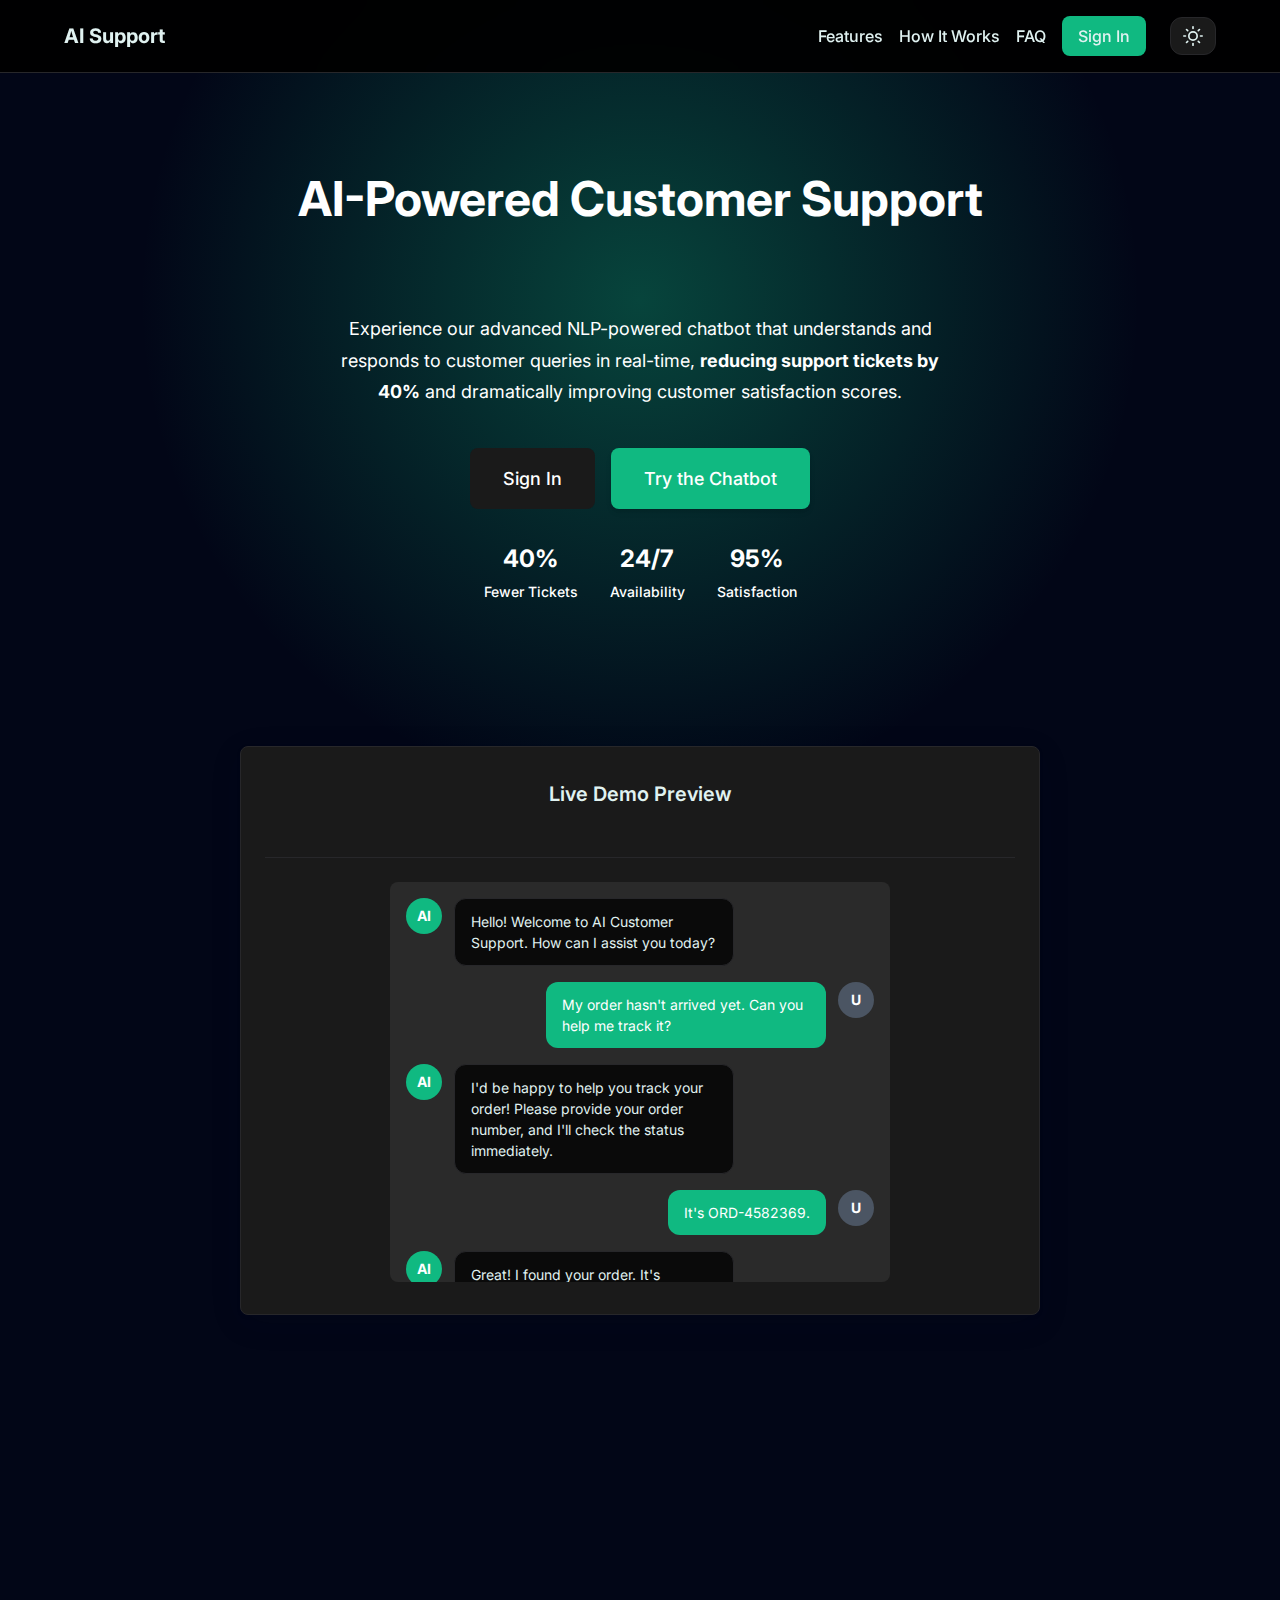
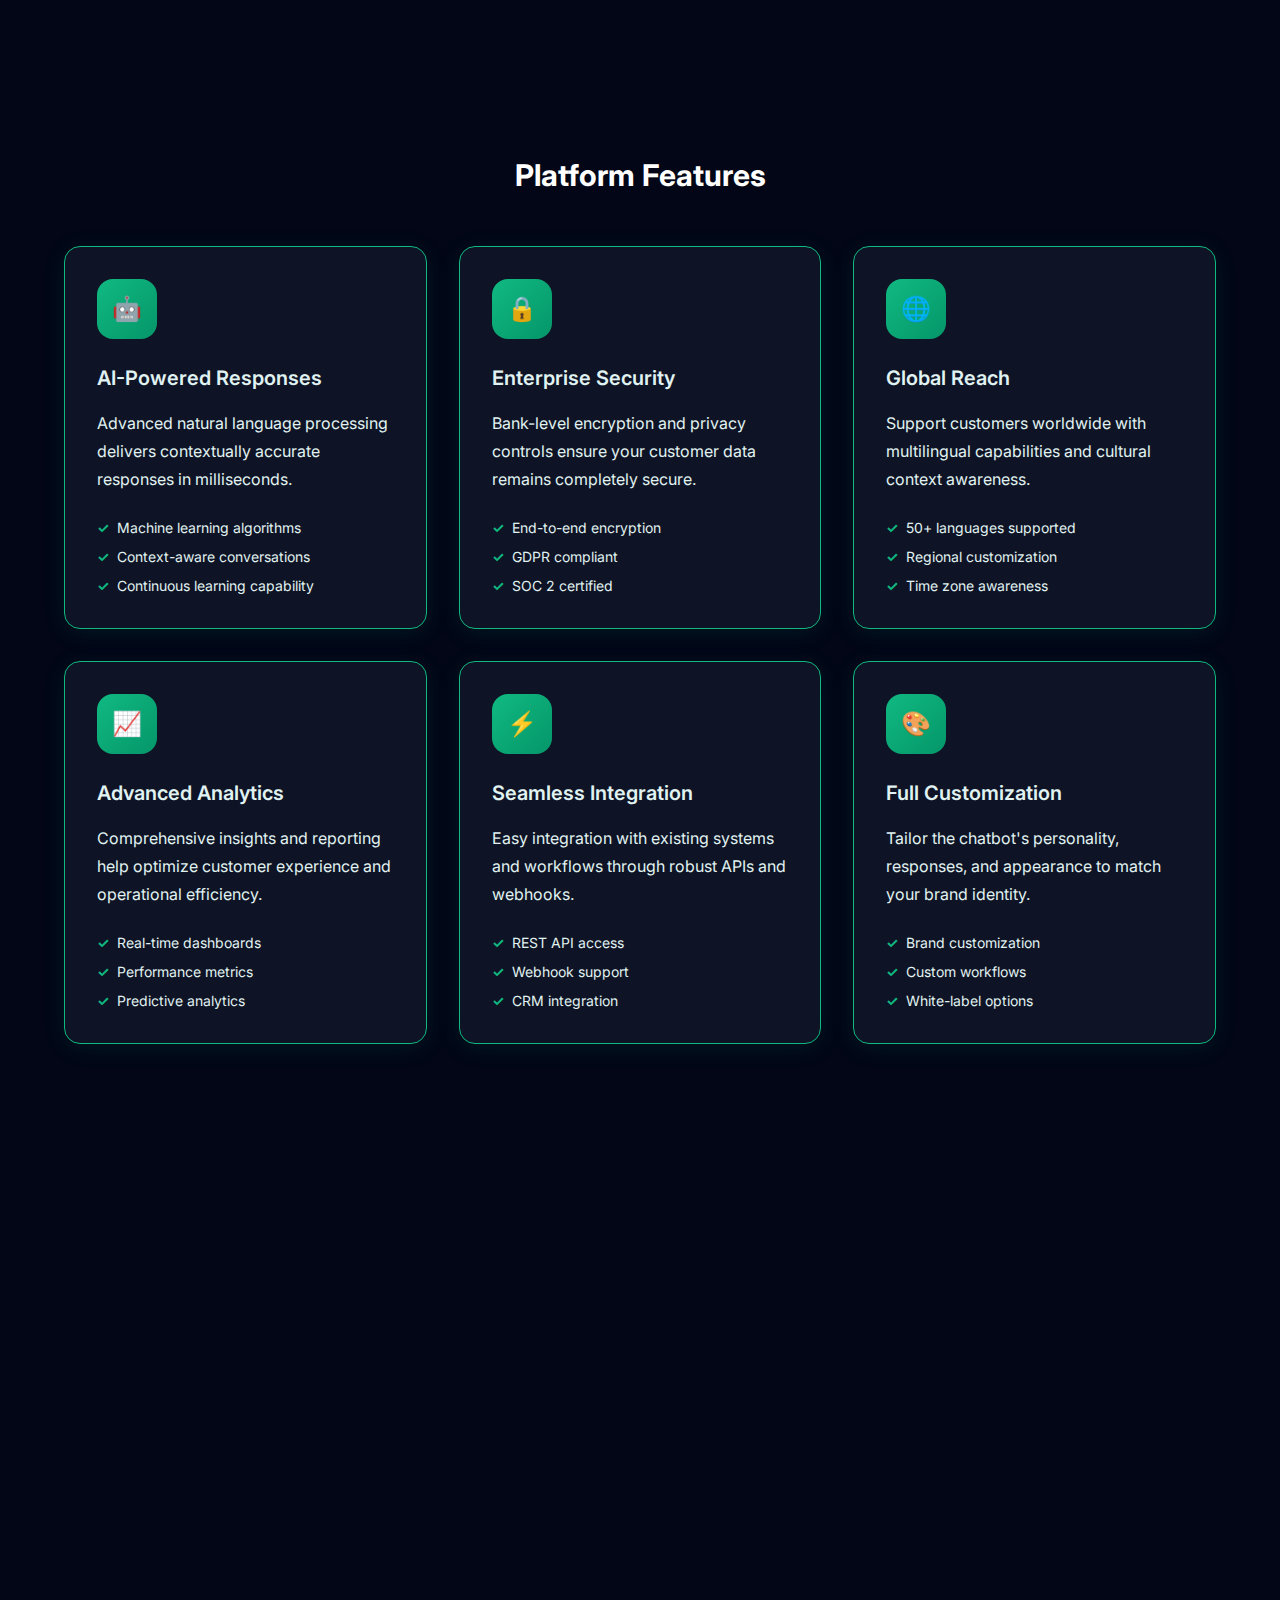
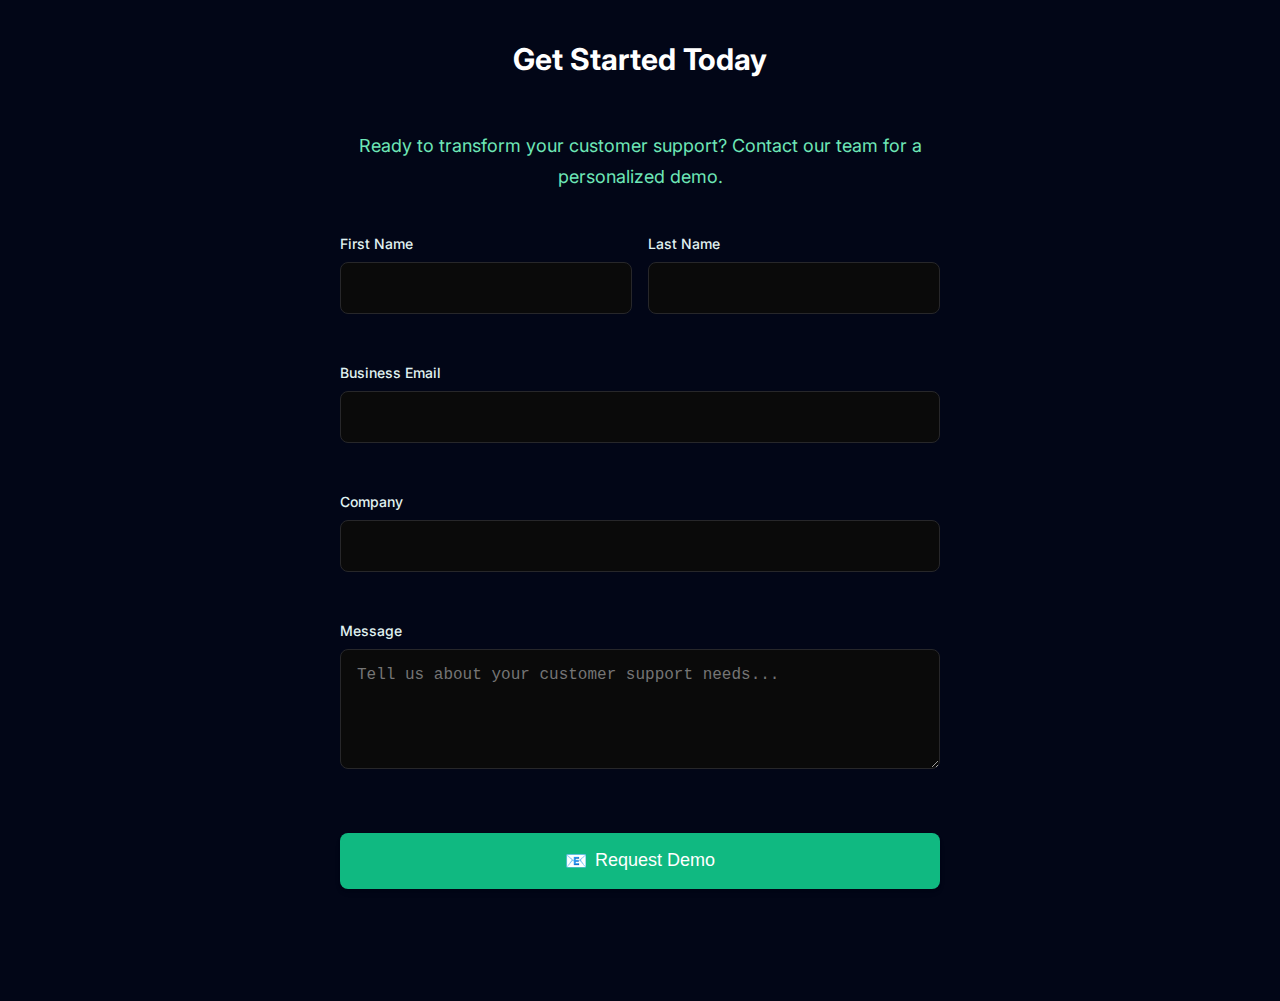
<file: frontend/landingPage/index.html>
<!DOCTYPE html>
<html lang="en">
<head>
  <meta charset="UTF-8">
  <meta name="viewport" content="width=device-width, initial-scale=1.0">
  <meta name="description" content="AI-powered customer support chatbot that reduces support tickets by 40% and improves customer satisfaction with real-time responses.">
  <meta name="keywords" content="AI chatbot, customer support, NLP, artificial intelligence, automated support">
  <meta name="author" content="AI Customer Support">
  <meta property="og:title" content="AI-Powered Customer Support Chatbot">
  <meta property="og:description" content="Experience our advanced AI chatbot that provides instant, intelligent customer support.">
  <meta property="og:type" content="website">
  <title>AI-Powered Customer Support | Intelligent Chatbot Solutions</title>
  <link rel="preconnect" href="https://fonts.googleapis.com">
  <link rel="preconnect" href="https://fonts.gstatic.com" crossorigin>
  <link href="https://fonts.googleapis.com/css2?family=Inter:wght@300;400;500;600;700&display=swap" rel="stylesheet">
  <link rel="stylesheet" href="style.css">
  <link rel="icon" type="image/svg+xml" href="data:image/svg+xml,<svg xmlns='http://www.w3.org/2000/svg' viewBox='0 0 100 100'><text y='.9em' font-size='90'>🤖</text></svg>">
</head>
<body>
  <div id="themeContainer" class="container dark-theme" role="main">
    <div class="dark-bg"></div>
    <div class="light-bg"></div>
    <div class="main-container">
      <!-- Navigation Header -->
      <nav class="nav-header">
        <div class="nav-content">
          <div class="nav-logo">
            <span class="logo-text">AI Support</span>
          </div>
          <div class="nav-links">
            <a href="#features" class="nav-link">Features</a>
            <a href="#how-it-works" class="nav-link">How It Works</a>
            <a href="#faq" class="nav-link">FAQ</a>
            <a href="../authentication/index.html" class="nav-link auth-link">Sign In</a>
            <button 
              class="toggle-btn" 
              onclick="themeManager.toggle()" 
              aria-label="Toggle between light and dark theme"
              type="button"
            >
              <span class="theme-icon" aria-hidden="true">
                <svg id="themeIcon" width="20" height="20" viewBox="0 0 24 24" fill="none" stroke="currentColor" stroke-width="2" stroke-linecap="round" stroke-linejoin="round">
                  <circle cx="12" cy="12" r="5"/>
                  <line x1="12" y1="1" x2="12" y2="3"/>
                  <line x1="12" y1="21" x2="12" y2="23"/>
                  <line x1="4.22" y1="4.22" x2="5.64" y2="5.64"/>
                  <line x1="18.36" y1="18.36" x2="19.78" y2="19.78"/>
                  <line x1="1" y1="12" x2="3" y2="12"/>
                  <line x1="21" y1="12" x2="23" y2="12"/>
                  <line x1="4.22" y1="19.78" x2="5.64" y2="18.36"/>
                  <line x1="18.36" y1="5.64" x2="19.78" y2="4.22"/>
                </svg>
              </span>
            </button>
          </div>
        </div>
      </nav>
      
      <header class="hero-section">
        <div class="hero-content">
          <h1 class="hero-title">
            AI-Powered Customer Support
            <span class="gradient-text">Chatbot</span>
          </h1>
          <p class="hero-description">
            Experience our advanced NLP-powered chatbot that understands and responds to customer queries in real-time, 
            <strong>reducing support tickets by 40%</strong> and dramatically improving customer satisfaction scores.
          </p>
          <div class="cta-section">
            <div class="auth-buttons">
              <a href="../authentication/index.html" class="btn btn-secondary btn-large" role="button">
                Sign In
              </a>
              <a href="chatbot.html" class="btn btn-primary btn-large" role="button">
                Try the Chatbot
              </a>
            </div>
            <div class="stats-row">
              <div class="stat-item">
                <span class="stat-number">40%</span>
                <span class="stat-label">Fewer Tickets</span>
              </div>
              <div class="stat-item">
                <span class="stat-number">24/7</span>
                <span class="stat-label">Availability</span>
              </div>
              <div class="stat-item">
                <span class="stat-number">95%</span>
                <span class="stat-label">Satisfaction</span>
              </div>
            </div>
          </div>
        </div>
      </header>

      <aside class="chat-demo" aria-labelledby="demo-heading" data-animate>
        <div class="chat-demo-header">
          <h3 id="demo-heading" class="demo-title">Live Demo Preview</h3>
        </div>
        <div class="chat-demo-content">
          <div class="chat-window" role="log" aria-live="polite" aria-label="Chat conversation">
            <div class="chat-message bot">
              <div class="avatar bot-avatar" aria-hidden="true">
                <span>AI</span>
              </div>
              <div class="message-bubble bot-bubble">
                Hello! Welcome to AI Customer Support. How can I assist you today?
              </div>
            </div>
            
            <div class="chat-message user">
              <div class="avatar user-avatar" aria-hidden="true">
                <span>U</span>
              </div>
              <div class="message-bubble user-bubble">
                My order hasn't arrived yet. Can you help me track it?
              </div>
            </div>
            
            <div class="chat-message bot">
              <div class="avatar bot-avatar" aria-hidden="true">
                <span>AI</span>
              </div>
              <div class="message-bubble bot-bubble">
                I'd be happy to help you track your order! Please provide your order number, and I'll check the status immediately.
              </div>
            </div>
            
            <div class="chat-message user">
              <div class="avatar user-avatar" aria-hidden="true">
                <span>U</span>
              </div>
              <div class="message-bubble user-bubble">
                It's ORD-4582369.
              </div>
            </div>
            
            <div class="chat-message bot">
              <div class="avatar bot-avatar" aria-hidden="true">
                <span>AI</span>
              </div>
              <div class="message-bubble bot-bubble">
                Great! I found your order. It's currently in transit and scheduled to arrive tomorrow by 6 PM. You can <a href="#" class="chat-link">track it in real-time here</a>.
              </div>
            </div>
          </div>
        </div>
      </aside>

      <!-- How it Works Section -->
      <section id="how-it-works" class="how-it-works-section" aria-labelledby="how-it-works-heading" data-animate>
        <h2 id="how-it-works-heading" class="section-title">How It Works</h2>
        <div class="how-it-works-steps">
          <div class="how-step">
            <div class="how-icon" aria-hidden="true">💬</div>
            <h3>1. Ask a Question</h3>
            <p>Type your question or issue into the chat window.</p>
          </div>
          <div class="how-step">
            <div class="how-icon" aria-hidden="true">🤖</div>
            <h3>2. AI Understands</h3>
            <p>Our AI analyzes your message using advanced NLP.</p>
          </div>
          <div class="how-step">
            <div class="how-icon" aria-hidden="true">⚡</div>
            <h3>3. Instant Response</h3>
            <p>Get a helpful, accurate answer in real time.</p>
          </div>
        </div>
      </section>

      <section id="features" class="features-grid" aria-labelledby="features-heading">
        <h2 id="features-heading" class="section-title">Platform Features</h2>
        
        <div class="grid-container">
          <article class="feature-card">
            <div class="feature-icon-wrapper">
              <span class="feature-icon" role="img" aria-label="Robot">🤖</span>
            </div>
            <h3>AI-Powered Responses</h3>
            <p>Advanced natural language processing delivers contextually accurate responses in milliseconds.</p>
            <ul class="feature-list">
              <li>Machine learning algorithms</li>
              <li>Context-aware conversations</li>
              <li>Continuous learning capability</li>
            </ul>
          </article>

          <article class="feature-card">
            <div class="feature-icon-wrapper">
              <span class="feature-icon" role="img" aria-label="Security">🔒</span>
            </div>
            <h3>Enterprise Security</h3>
            <p>Bank-level encryption and privacy controls ensure your customer data remains completely secure.</p>
            <ul class="feature-list">
              <li>End-to-end encryption</li>
              <li>GDPR compliant</li>
              <li>SOC 2 certified</li>
            </ul>
          </article>

          <article class="feature-card">
            <div class="feature-icon-wrapper">
              <span class="feature-icon" role="img" aria-label="Global">🌐</span>
            </div>
            <h3>Global Reach</h3>
            <p>Support customers worldwide with multilingual capabilities and cultural context awareness.</p>
            <ul class="feature-list">
              <li>50+ languages supported</li>
              <li>Regional customization</li>
              <li>Time zone awareness</li>
            </ul>
          </article>

          <article class="feature-card">
            <div class="feature-icon-wrapper">
              <span class="feature-icon" role="img" aria-label="Analytics">📈</span>
            </div>
            <h3>Advanced Analytics</h3>
            <p>Comprehensive insights and reporting help optimize customer experience and operational efficiency.</p>
            <ul class="feature-list">
              <li>Real-time dashboards</li>
              <li>Performance metrics</li>
              <li>Predictive analytics</li>
            </ul>
          </article>

          <article class="feature-card">
            <div class="feature-icon-wrapper">
              <span class="feature-icon" role="img" aria-label="Integration">⚡</span>
            </div>
            <h3>Seamless Integration</h3>
            <p>Easy integration with existing systems and workflows through robust APIs and webhooks.</p>
            <ul class="feature-list">
              <li>REST API access</li>
              <li>Webhook support</li>
              <li>CRM integration</li>
            </ul>
          </article>

          <article class="feature-card">
            <div class="feature-icon-wrapper">
              <span class="feature-icon" role="img" aria-label="Customization">🎨</span>
            </div>
            <h3>Full Customization</h3>
            <p>Tailor the chatbot's personality, responses, and appearance to match your brand identity.</p>
            <ul class="feature-list">
              <li>Brand customization</li>
              <li>Custom workflows</li>
              <li>White-label options</li>
            </ul>
          </article>
        </div>
      </section>

      <section id="faq" class="faq-section" aria-labelledby="faq-heading" data-animate>
        <div class="faq-container">
          <h2 id="faq-heading" class="section-title">Frequently Asked Questions</h2>
          <div class="faq-grid">
            <div class="faq-item">
              <button class="faq-question" aria-expanded="false" aria-controls="faq-1">
                <span>How does the AI chatbot work?</span>
                <span class="faq-icon" aria-hidden="true">+</span>
              </button>
              <div class="faq-answer" id="faq-1" role="region" aria-labelledby="faq-question-1">
                <p>Our AI chatbot uses advanced natural language processing (NLP) and machine learning algorithms to understand customer queries and provide accurate, contextual responses. It continuously learns from interactions to improve its performance over time.</p>
              </div>
            </div>

            <div class="faq-item">
              <button class="faq-question" aria-expanded="false" aria-controls="faq-2">
                <span>Is my customer data secure?</span>
                <span class="faq-icon" aria-hidden="true">+</span>
              </button>
              <div class="faq-answer" id="faq-2" role="region" aria-labelledby="faq-question-2">
                <p>Absolutely. We implement enterprise-grade security measures including end-to-end encryption, SOC 2 compliance, and GDPR adherence. All conversations are encrypted and stored securely with strict access controls.</p>
              </div>
            </div>

            <div class="faq-item">
              <button class="faq-question" aria-expanded="false" aria-controls="faq-3">
                <span>Can it support multiple languages?</span>
                <span class="faq-icon" aria-hidden="true">+</span>
              </button>
              <div class="faq-answer" id="faq-3" role="region" aria-labelledby="faq-question-3">
                <p>Yes! Our chatbot supports over 50 languages with native-level understanding and cultural context awareness. It can automatically detect the customer's language and respond appropriately.</p>
              </div>
            </div>

            <div class="faq-item">
              <button class="faq-question" aria-expanded="false" aria-controls="faq-4">
                <span>How quickly can I integrate it?</span>
                <span class="faq-icon" aria-hidden="true">+</span>
              </button>
              <div class="faq-answer" id="faq-4" role="region" aria-labelledby="faq-question-4">
                <p>Integration typically takes 24-48 hours. Our team provides comprehensive documentation, SDKs, and dedicated support to ensure smooth implementation with your existing systems.</p>
              </div>
            </div>
          </div>
        </div>
      </section>

      <section class="contact-section" aria-labelledby="contact-heading">
        <div class="contact-container">
          <h2 id="contact-heading" class="section-title">Get Started Today</h2>
          <p class="contact-description">Ready to transform your customer support? Contact our team for a personalized demo.</p>
          
          <form class="contact-form" id="contactForm" novalidate>
            <div class="form-row">
              <div class="form-group">
                <label for="firstName" class="form-label">First Name</label>
                <input 
                  type="text" 
                  id="firstName" 
                  name="firstName" 
                  class="form-input" 
                  required 
                  aria-describedby="firstName-error"
                >
                <span class="error-message" id="firstName-error" role="alert"></span>
              </div>
              <div class="form-group">
                <label for="lastName" class="form-label">Last Name</label>
                <input 
                  type="text" 
                  id="lastName" 
                  name="lastName" 
                  class="form-input" 
                  required 
                  aria-describedby="lastName-error"
                >
                <span class="error-message" id="lastName-error" role="alert"></span>
              </div>
            </div>
            
            <div class="form-group">
              <label for="email" class="form-label">Business Email</label>
              <input 
                type="email" 
                id="email" 
                name="email" 
                class="form-input" 
                required 
                aria-describedby="email-error"
              >
              <span class="error-message" id="email-error" role="alert"></span>
            </div>
            
            <div class="form-group">
              <label for="company" class="form-label">Company</label>
              <input 
                type="text" 
                id="company" 
                name="company" 
                class="form-input" 
                required 
                aria-describedby="company-error"
              >
              <span class="error-message" id="company-error" role="alert"></span>
            </div>
            
            <div class="form-group">
              <label for="message" class="form-label">Message</label>
              <textarea 
                id="message" 
                name="message" 
                class="form-textarea" 
                rows="4" 
                required 
                aria-describedby="message-error"
                placeholder="Tell us about your customer support needs..."
              ></textarea>
              <span class="error-message" id="message-error" role="alert"></span>
            </div>
            
            <button type="submit" class="btn btn-primary btn-large form-submit">
              <span class="btn-icon">📧</span>
              Request Demo
            </button>
          </form>
        </div>
      </section>
    </div>
  </div>

  <script src="script.js"></script>
</body>
</html>
</file>
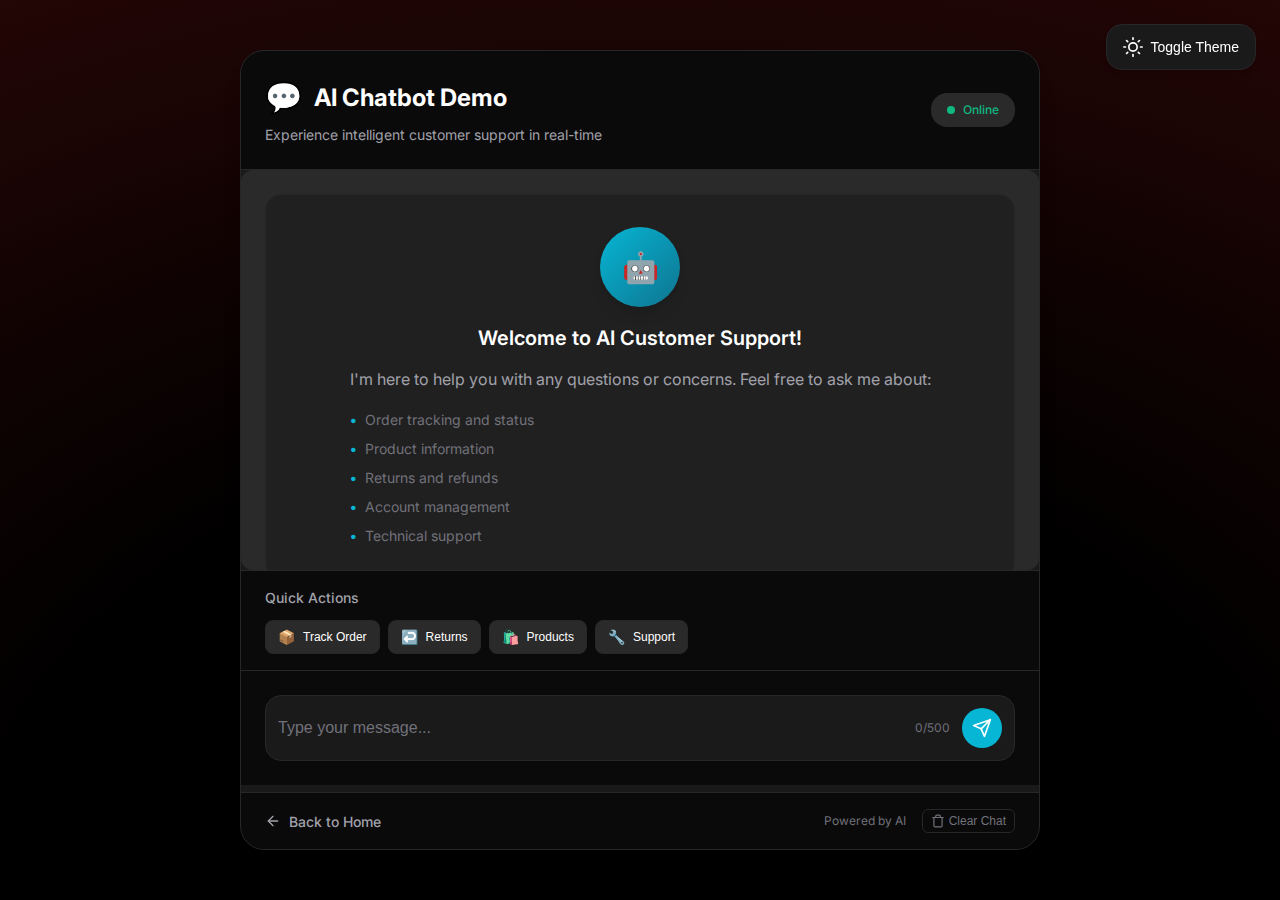
<file: Frontend/chatbot.html>
<!DOCTYPE html>
<html lang="en">
<head>
  <meta charset="UTF-8">
  <meta name="viewport" content="width=device-width, initial-scale=1.0">
  <meta name="description" content="Interactive AI chatbot demo - Experience real-time conversations with our intelligent customer support assistant.">
  <meta name="keywords" content="AI chatbot demo, interactive chat, customer support bot">
  <title>AI Chatbot Demo | Interactive Customer Support</title>
  <link rel="preconnect" href="https://fonts.googleapis.com">
  <link rel="preconnect" href="https://fonts.gstatic.com" crossorigin>
  <link href="https://fonts.googleapis.com/css2?family=Inter:wght@300;400;500;600;700&display=swap" rel="stylesheet">
  <link rel="stylesheet" href="chatbot.css">
  <link rel="icon" type="image/svg+xml" href="data:image/svg+xml,<svg xmlns='http://www.w3.org/2000/svg' viewBox='0 0 100 100'><text y='.9em' font-size='90'>💬</text></svg>">
</head>
<body>
  <div id="themeContainer" class="container dark-theme" role="main">
    <button 
      class="toggle-btn" 
      onclick="toggleTheme()" 
      aria-label="Toggle between light and dark theme"
      type="button"
    >
      <span class="theme-icon" aria-hidden="true">
        <svg id="themeIcon" width="20" height="20" viewBox="0 0 24 24" fill="none" stroke="currentColor" stroke-width="2" stroke-linecap="round" stroke-linejoin="round">
          <circle cx="12" cy="12" r="5"/>
          <line x1="12" y1="1" x2="12" y2="3"/>
          <line x1="12" y1="21" x2="12" y2="23"/>
          <line x1="4.22" y1="4.22" x2="5.64" y2="5.64"/>
          <line x1="18.36" y1="18.36" x2="19.78" y2="19.78"/>
          <line x1="1" y1="12" x2="3" y2="12"/>
          <line x1="21" y1="12" x2="23" y2="12"/>
          <line x1="4.22" y1="19.78" x2="5.64" y2="18.36"/>
          <line x1="18.36" y1="5.64" x2="19.78" y2="4.22"/>
        </svg>
      </span>
      <span class="btn-text">Toggle Theme</span>
    </button>

    <div class="chat-container">
      <header class="chat-header">
        <div class="header-content">
          <div class="header-info">
            <h1 class="chat-title">
              <span class="title-icon" role="img" aria-label="Chat">💬</span>
              AI Chatbot Demo
            </h1>
            <p class="chat-subtitle">Experience intelligent customer support in real-time</p>
          </div>
          <div class="status-indicator">
            <span class="status-dot" aria-hidden="true"></span>
            <span class="status-text">Online</span>
          </div>
        </div>
      </header>

      <main class="chat-main">
        <div class="chat-window" id="chatWindow" role="log" aria-live="polite" aria-label="Chat conversation">
          <div class="welcome-message">
            <div class="bot-avatar-large" aria-hidden="true">
              <span>🤖</span>
            </div>
            <div class="welcome-content">
              <h2>Welcome to AI Customer Support!</h2>
              <p>I'm here to help you with any questions or concerns. Feel free to ask me about:</p>
              <ul class="help-topics">
                <li>Order tracking and status</li>
                <li>Product information</li>
                <li>Returns and refunds</li>
                <li>Account management</li>
                <li>Technical support</li>
              </ul>
            </div>
          </div>
          
          <div class="chat-message bot" role="article">
            <div class="avatar bot-avatar" aria-hidden="true">
              <span>AI</span>
            </div>
            <div class="message-content">
              <div class="message-bubble bot-bubble">
                Hello! How can I assist you today?
              </div>
              <time class="message-time" datetime="2024-01-01T12:00:00">Just now</time>
            </div>
          </div>
        </div>

        <div class="quick-actions" id="quickActions">
          <h3 class="quick-actions-title">Quick Actions</h3>
          <div class="action-buttons">
            <button class="action-btn" data-message="Track my order">
              <span class="action-icon">📦</span>
              Track Order
            </button>
            <button class="action-btn" data-message="I need help with a return">
              <span class="action-icon">↩️</span>
              Returns
            </button>
            <button class="action-btn" data-message="Tell me about your products">
              <span class="action-icon">🛍️</span>
              Products
            </button>
            <button class="action-btn" data-message="I have a technical issue">
              <span class="action-icon">🔧</span>
              Support
            </button>
          </div>
        </div>

        <form class="chat-form" id="chatForm" autocomplete="off">
          <div class="input-container">
            <label for="userInput" class="sr-only">Type your message</label>
            <input 
              type="text" 
              id="userInput" 
              class="chat-input" 
              placeholder="Type your message..." 
              required 
              maxlength="500"
              aria-describedby="char-count"
            >
            <div class="input-actions">
              <span class="char-count" id="char-count" aria-live="polite">0/500</span>
              <button type="submit" class="send-btn" aria-label="Send message">
                <svg width="20" height="20" viewBox="0 0 24 24" fill="none" stroke="currentColor" stroke-width="2" stroke-linecap="round" stroke-linejoin="round">
                  <line x1="22" y1="2" x2="11" y2="13"></line>
                  <polygon points="22,2 15,22 11,13 2,9 22,2"></polygon>
                </svg>
              </button>
            </div>
          </div>
        </form>
      </main>

      <footer class="chat-footer">
        <div class="footer-content">
          <a href="index.html" class="back-btn">
            <svg width="16" height="16" viewBox="0 0 24 24" fill="none" stroke="currentColor" stroke-width="2" stroke-linecap="round" stroke-linejoin="round">
              <line x1="19" y1="12" x2="5" y2="12"></line>
              <polyline points="12,19 5,12 12,5"></polyline>
            </svg>
            Back to Home
          </a>
          <div class="footer-info">
            <span class="powered-by">Powered by AI</span>
            <button class="clear-chat" id="clearChat" type="button">
              <svg width="14" height="14" viewBox="0 0 24 24" fill="none" stroke="currentColor" stroke-width="2" stroke-linecap="round" stroke-linejoin="round">
                <polyline points="3,6 5,6 21,6"></polyline>
                <path d="m19,6v14a2,2 0 0,1-2,2H7a2,2 0 0,1-2-2V6m3,0V4a2,2 0 0,1,2-2h4a2,2 0 0,1,2,2v2"></path>
              </svg>
              Clear Chat
            </button>
          </div>
        </div>
      </footer>
    </div>
  </div>

  <script src="script.js"></script>
</body>
</html>
</file>
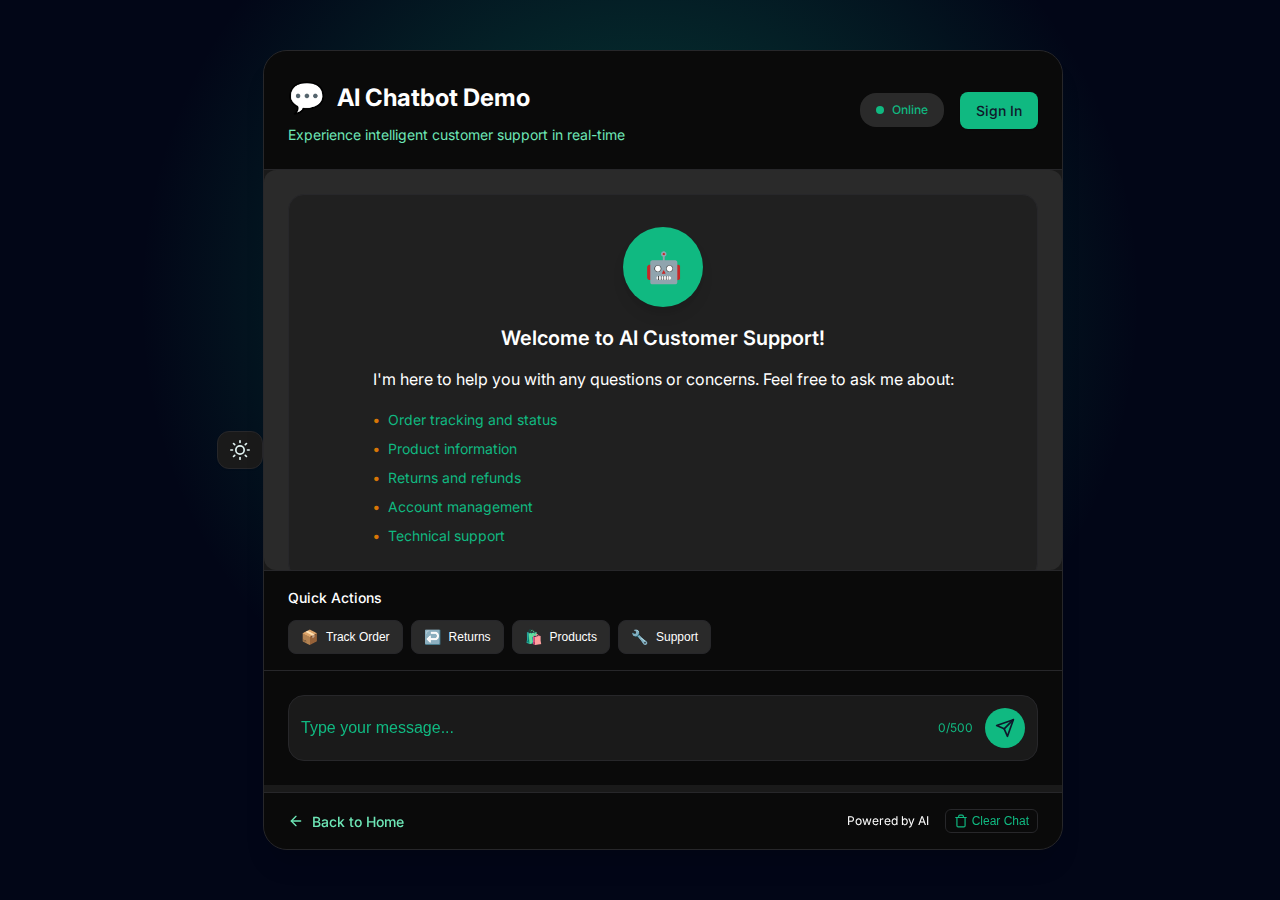
<file: Frontend/Landing Page/chatbot.html>
<!DOCTYPE html>
<html lang="en">
<head>
  <meta charset="UTF-8">
  <meta name="viewport" content="width=device-width, initial-scale=1.0">
  <meta name="description" content="Interactive AI chatbot demo - Experience real-time conversations with our intelligent customer support assistant.">
  <meta name="keywords" content="AI chatbot demo, interactive chat, customer support bot">
  <title>AI Chatbot Demo | Interactive Customer Support</title>
  <link rel="preconnect" href="https://fonts.googleapis.com">
  <link rel="preconnect" href="https://fonts.gstatic.com" crossorigin>
  <link href="https://fonts.googleapis.com/css2?family=Inter:wght@300;400;500;600;700&display=swap" rel="stylesheet">
  <link rel="stylesheet" href="chatbot.css">
  <link rel="icon" type="image/svg+xml" href="data:image/svg+xml,<svg xmlns='http://www.w3.org/2000/svg' viewBox='0 0 100 100'><text y='.9em' font-size='90'>💬</text></svg>">
</head>
<body>
  <div id="themeContainer" class="container dark-theme" role="main">
    <div class="dark-bg"></div>
    <div class="light-bg"></div>
    <button 
      class="toggle-btn" 
      onclick="toggleTheme()" 
      aria-label="Toggle between light and dark theme"
      type="button"
    >
      <span class="theme-icon" aria-hidden="true">
        <svg id="themeIcon" width="20" height="20" viewBox="0 0 24 24" fill="none" stroke="currentColor" stroke-width="2" stroke-linecap="round" stroke-linejoin="round">
          <circle cx="12" cy="12" r="5"/>
          <line x1="12" y1="1" x2="12" y2="3"/>
          <line x1="12" y1="21" x2="12" y2="23"/>
          <line x1="4.22" y1="4.22" x2="5.64" y2="5.64"/>
          <line x1="18.36" y1="18.36" x2="19.78" y2="19.78"/>
          <line x1="1" y1="12" x2="3" y2="12"/>
          <line x1="21" y1="12" x2="23" y2="12"/>
          <line x1="4.22" y1="19.78" x2="5.64" y2="18.36"/>
          <line x1="18.36" y1="5.64" x2="19.78" y2="4.22"/>
        </svg>
      </span>
    
    </button>

    <div class="chat-container">
      <header class="chat-header">
        <div class="header-content">
          <div class="header-info">
            <h1 class="chat-title">
              <span class="title-icon" role="img" aria-label="Chat">💬</span>
              AI Chatbot Demo
            </h1>
            <p class="chat-subtitle">Experience intelligent customer support in real-time</p>
          </div>
          <div class="header-actions">
            <div class="status-indicator">
              <span class="status-dot" aria-hidden="true"></span>
              <span class="status-text">Online</span>
            </div>
            <a href="../sign up or sign in/index.html" class="auth-btn">
              Sign In
            </a>
          </div>
        </div>
      </header>

      <main class="chat-main">
        <div class="chat-window" id="chatWindow" role="log" aria-live="polite" aria-label="Chat conversation">
          <div class="welcome-message">
            <div class="bot-avatar-large" aria-hidden="true">
              <span>🤖</span>
            </div>
            <div class="welcome-content">
              <h2>Welcome to AI Customer Support!</h2>
              <p>I'm here to help you with any questions or concerns. Feel free to ask me about:</p>
              <ul class="help-topics">
                <li>Order tracking and status</li>
                <li>Product information</li>
                <li>Returns and refunds</li>
                <li>Account management</li>
                <li>Technical support</li>
              </ul>
            </div>
          </div>
          
          <div class="chat-message bot" role="article">
            <div class="avatar bot-avatar" aria-hidden="true">
              <span>AI</span>
            </div>
            <div class="message-content">
              <div class="message-bubble bot-bubble">
                Hello! How can I assist you today?
              </div>
              <time class="message-time" datetime="2024-01-01T12:00:00">Just now</time>
            </div>
          </div>
        </div>

        <div class="quick-actions" id="quickActions">
          <h3 class="quick-actions-title">Quick Actions</h3>
          <div class="action-buttons">
            <button class="action-btn" data-message="Track my order">
              <span class="action-icon">📦</span>
              Track Order
            </button>
            <button class="action-btn" data-message="I need help with a return">
              <span class="action-icon">↩️</span>
              Returns
            </button>
            <button class="action-btn" data-message="Tell me about your products">
              <span class="action-icon">🛍️</span>
              Products
            </button>
            <button class="action-btn" data-message="I have a technical issue">
              <span class="action-icon">🔧</span>
              Support
            </button>
          </div>
        </div>

        <form class="chat-form" id="chatForm" autocomplete="off">
          <div class="input-container">
            <label for="userInput" class="sr-only">Type your message</label>
            <input 
              type="text" 
              id="userInput" 
              class="chat-input" 
              placeholder="Type your message..." 
              required 
              maxlength="500"
              aria-describedby="char-count"
            >
            <div class="input-actions">
              <span class="char-count" id="char-count" aria-live="polite">0/500</span>
              <button type="submit" class="send-btn" aria-label="Send message">
                <svg width="20" height="20" viewBox="0 0 24 24" fill="none" stroke="currentColor" stroke-width="2" stroke-linecap="round" stroke-linejoin="round">
                  <line x1="22" y1="2" x2="11" y2="13"></line>
                  <polygon points="22,2 15,22 11,13 2,9 22,2"></polygon>
                </svg>
              </button>
            </div>
          </div>
        </form>
      </main>

      <footer class="chat-footer">
        <div class="footer-content">
          <a href="index.html" class="back-btn">
            <svg width="16" height="16" viewBox="0 0 24 24" fill="none" stroke="currentColor" stroke-width="2" stroke-linecap="round" stroke-linejoin="round">
              <line x1="19" y1="12" x2="5" y2="12"></line>
              <polyline points="12,19 5,12 12,5"></polyline>
            </svg>
            Back to Home
          </a>
          <div class="footer-info">
            <span class="powered-by">Powered by AI</span>
            <button class="clear-chat" id="clearChat" type="button">
              <svg width="14" height="14" viewBox="0 0 24 24" fill="none" stroke="currentColor" stroke-width="2" stroke-linecap="round" stroke-linejoin="round">
                <polyline points="3,6 5,6 21,6"></polyline>
                <path d="m19,6v14a2,2 0 0,1-2,2H7a2,2 0 0,1-2-2V6m3,0V4a2,2 0 0,1,2-2h4a2,2 0 0,1,2,2v2"></path>
              </svg>
              Clear Chat
            </button>
          </div>
        </div>
      </footer>
    </div>
  </div>

  <script src="script.js"></script>
</body>
</html>
</file>
<file: Frontend/style.css>
/* CSS Custom Properties for Design System */
:root {
  /* Colors */
  --primary-50: #ecfeff;
  --primary-100: #cffafe;
  --primary-500: #06b6d4; /* cyan/teal */
  --primary-600: #0891b2; /* deep cyan */
  --primary-700: #0e7490; /* deeper cyan */
  
  --gray-50: #f9fafb;
  --gray-100: #f3f4f6;
  --gray-200: #e5e7eb;
  --gray-300: #d1d5db;
  --gray-400: #9ca3af;
  --gray-500: #6b7280;
  --gray-600: #4b5563;
  --gray-700: #374151;
  --gray-800: #1f2937;
  --gray-900: #111827;
  
  --success-500: #10b981;
  --warning-500: #f59e0b;
  --error-500: #ef4444;
  
  /* Typography */
  --font-family: 'Inter', -apple-system, BlinkMacSystemFont, 'Segoe UI', Roboto, sans-serif;
  --font-size-xs: 0.75rem;
  --font-size-sm: 0.875rem;
  --font-size-base: 1rem;
  --font-size-lg: 1.125rem;
  --font-size-xl: 1.25rem;
  --font-size-2xl: 1.5rem;
  --font-size-3xl: 1.875rem;
  --font-size-4xl: 2.25rem;
  --font-size-5xl: 3rem;
  
  --font-weight-light: 300;
  --font-weight-normal: 400;
  --font-weight-medium: 500;
  --font-weight-semibold: 600;
  --font-weight-bold: 700;
  
  --line-height-tight: 1.25;
  --line-height-normal: 1.5;
  --line-height-relaxed: 1.75;
  
  /* Spacing */
  --space-1: 0.25rem;
  --space-2: 0.5rem;
  --space-3: 0.75rem;
  --space-4: 1rem;
  --space-5: 1.25rem;
  --space-6: 1.5rem;
  --space-8: 2rem;
  --space-10: 2.5rem;
  --space-12: 3rem;
  --space-16: 4rem;
  --space-20: 5rem;
  
  /* Border Radius */
  --radius-sm: 0.375rem;
  --radius-md: 0.5rem;
  --radius-lg: 0.75rem;
  --radius-xl: 1rem;
  --radius-2xl: 1.5rem;
  
  /* Shadows */
  --shadow-sm: 0 1px 2px 0 rgba(0, 0, 0, 0.05);
  --shadow-md: 0 4px 6px -1px rgba(0, 0, 0, 0.1), 0 2px 4px -1px rgba(0, 0, 0, 0.06);
  --shadow-lg: 0 10px 15px -3px rgba(0, 0, 0, 0.1), 0 4px 6px -2px rgba(0, 0, 0, 0.05);
  --shadow-xl: 0 20px 25px -5px rgba(0, 0, 0, 0.1), 0 10px 10px -5px rgba(0, 0, 0, 0.04);
  
  /* Transitions */
  --transition-fast: 150ms ease-in-out;
  --transition-normal: 250ms ease-in-out;
  --transition-slow: 350ms ease-in-out;
  
  /* Z-index */
  --z-dropdown: 1000;
  --z-sticky: 1020;
  --z-fixed: 1030;
  --z-modal: 1040;
  --z-popover: 1050;
  --z-tooltip: 1060;
}

/* Dark theme variables */
[data-theme="dark"], .dark-theme {
  --bg-primary: #0a0a0a;
  --bg-secondary: #1a1a1a;
  --bg-tertiary: #2a2a2a;
  --text-primary: #ffffff;
  --text-secondary: #a1a1aa;
  --text-tertiary: #71717a;
  --border-primary: #27272a;
  --border-secondary: #3f3f46;
}

/* Light theme variables */
[data-theme="light"], .light-theme {
  --bg-primary: #ffffff;
  --bg-secondary: #f8fafc;
  --bg-tertiary: #f1f5f9;
  --text-primary: #0f172a;
  --text-secondary: #475569;
  --text-tertiary: #64748b;
  --border-primary: #e2e8f0;
  --border-secondary: #cbd5e1;
}

/* Reset and Base Styles */
*,
*::before,
*::after {
  box-sizing: border-box;
  margin: 0;
  padding: 0;
}

html {
  font-size: 16px;
  scroll-behavior: smooth;
  -webkit-text-size-adjust: 100%;
}

body {
  font-family: var(--font-family);
  font-size: var(--font-size-base);
  line-height: var(--line-height-normal);
  color: var(--text-primary);
  background-color: var(--bg-primary);
  -webkit-font-smoothing: antialiased;
  -moz-osx-font-smoothing: grayscale;
  min-height: 100vh;
  overflow-x: hidden;
}

/* Focus Management */
:focus {
  outline: 2px solid var(--primary-500);
  outline-offset: 2px;
}

:focus:not(:focus-visible) {
  outline: none;
}

/* Container and Layout */
.container {
  min-height: 100vh;
  background: var(--bg-primary);
  transition: background var(--transition-slow), color var(--transition-slow);
  position: relative;
  overflow-x: hidden;
}

.dark-theme {
  background: radial-gradient(ellipse at top, #1a1a2e 0%, #16213e 50%, #0f0f23 100%);
}

.light-theme {
  background: radial-gradient(ellipse at top, #f8fafc 0%, #e2e8f0 50%, #cbd5e1 100%);
}

.main-container {
  max-width: 1200px;
  margin: 0 auto;
  padding: var(--space-8) var(--space-6);
  position: relative;
  z-index: 1;
}

/* Theme Toggle Button */
.toggle-btn {
  position: fixed;
  top: var(--space-6);
  right: var(--space-6);
  z-index: var(--z-fixed);
  display: flex;
  align-items: center;
  gap: var(--space-2);
  padding: var(--space-3) var(--space-4);
  border: 1px solid var(--border-primary);
  border-radius: var(--radius-xl);
  background: var(--bg-secondary);
  color: var(--text-primary);
  font-weight: var(--font-weight-medium);
  font-size: var(--font-size-sm);
  cursor: pointer;
  transition: all var(--transition-fast);
  backdrop-filter: blur(8px);
  box-shadow: var(--shadow-md);
}

.toggle-btn:hover {
  background: var(--bg-tertiary);
  transform: translateY(-1px);
  box-shadow: var(--shadow-lg);
}

.toggle-btn:active {
  transform: translateY(0);
}

.theme-icon {
  display: flex;
  align-items: center;
  justify-content: center;
}

.btn-text {
  font-size: var(--font-size-sm);
}

/* Hero Section */
.hero-section {
  text-align: center;
  margin-bottom: var(--space-20);
  padding: var(--space-16) 0;
}

.hero-content {
  max-width: 800px;
  margin: 0 auto;
}

.hero-title {
  font-size: clamp(var(--font-size-3xl), 5vw, var(--font-size-5xl));
  font-weight: var(--font-weight-bold);
  line-height: var(--line-height-tight);
  margin-bottom: var(--space-6);
  color: var(--text-primary);
}

.gradient-text {
  background: linear-gradient(135deg, var(--primary-500), var(--primary-700));
  -webkit-background-clip: text;
  -webkit-text-fill-color: transparent;
  background-clip: text;
}

.hero-description {
  font-size: var(--font-size-lg);
  line-height: var(--line-height-relaxed);
  color: var(--text-secondary);
  margin-bottom: var(--space-10);
  max-width: 600px;
  margin-left: auto;
  margin-right: auto;
}

.cta-section {
  display: flex;
  flex-direction: column;
  align-items: center;
  gap: var(--space-8);
}

.stats-row {
  display: flex;
  gap: var(--space-8);
  justify-content: center;
  flex-wrap: wrap;
}

.stat-item {
  display: flex;
  flex-direction: column;
  align-items: center;
  gap: var(--space-1);
}

.stat-number {
  font-size: var(--font-size-2xl);
  font-weight: var(--font-weight-bold);
  color: var(--primary-500);
}

.stat-label {
  font-size: var(--font-size-sm);
  color: var(--text-tertiary);
  font-weight: var(--font-weight-medium);
}

/* Buttons */
.btn {
  display: inline-flex;
  align-items: center;
  justify-content: center;
  gap: var(--space-2);
  padding: var(--space-3) var(--space-6);
  border: 1px solid transparent;
  border-radius: var(--radius-md);
  font-size: var(--font-size-base);
  font-weight: var(--font-weight-medium);
  text-decoration: none;
  cursor: pointer;
  transition: all var(--transition-fast);
  position: relative;
  overflow: hidden;
}

.btn-primary {
  background: var(--primary-500);
  color: white;
  box-shadow: var(--shadow-md);
}

.btn-primary:hover {
  background: var(--primary-600);
  transform: translateY(-2px);
  box-shadow: var(--shadow-lg);
}

.btn-primary:active {
  transform: translateY(0);
}

.btn-large {
  padding: var(--space-4) var(--space-8);
  font-size: var(--font-size-lg);
}

.btn-icon {
  font-size: var(--font-size-lg);
}

/* Section Titles */
.section-title {
  font-size: var(--font-size-3xl);
  font-weight: var(--font-weight-bold);
  text-align: center;
  margin-bottom: var(--space-12);
  color: var(--text-primary);
}

/* Features Grid */
.features-grid {
  margin-bottom: var(--space-20);
}

.grid-container {
  display: grid;
  grid-template-columns: repeat(auto-fit, minmax(350px, 1fr));
  gap: var(--space-8);
  margin-top: var(--space-12);
}

.feature-card {
  background: var(--bg-secondary);
  border: 1px solid var(--border-primary);
  border-radius: var(--radius-xl);
  padding: var(--space-8);
  transition: all var(--transition-normal);
  position: relative;
  overflow: hidden;
}

.feature-card::before {
  content: '';
  position: absolute;
  top: 0;
  left: 0;
  right: 0;
  height: 3px;
  background: linear-gradient(90deg, var(--primary-500), var(--primary-700));
  opacity: 0;
  transition: opacity var(--transition-fast);
}

.feature-card:hover {
  transform: translateY(-4px);
  box-shadow: var(--shadow-xl);
  border-color: var(--primary-500);
}

.feature-card:hover::before {
  opacity: 1;
}

.feature-icon-wrapper {
  display: flex;
  align-items: center;
  justify-content: center;
  width: 60px;
  height: 60px;
  background: linear-gradient(135deg, var(--primary-500), var(--primary-700));
  border-radius: var(--radius-xl);
  margin-bottom: var(--space-6);
}

.feature-icon {
  font-size: var(--font-size-2xl);
}

.feature-card h3 {
  font-size: var(--font-size-xl);
  font-weight: var(--font-weight-semibold);
  margin-bottom: var(--space-4);
  color: var(--text-primary);
}

.feature-card p {
  color: var(--text-secondary);
  line-height: var(--line-height-relaxed);
  margin-bottom: var(--space-6);
}

.feature-list {
  list-style: none;
  display: flex;
  flex-direction: column;
  gap: var(--space-2);
}

.feature-list li {
  display: flex;
  align-items: center;
  gap: var(--space-2);
  color: var(--text-tertiary);
  font-size: var(--font-size-sm);
}

.feature-list li::before {
  content: '✓';
  color: var(--success-500);
  font-weight: var(--font-weight-bold);
}

/* FAQ Section */
.faq-section {
  margin-bottom: var(--space-20);
}

.faq-container {
  max-width: 800px;
  margin: 0 auto;
}

.faq-grid {
  display: flex;
  flex-direction: column;
  gap: var(--space-4);
}

.faq-item {
  background: var(--bg-secondary);
  border: 1px solid var(--border-primary);
  border-radius: var(--radius-lg);
  overflow: hidden;
  transition: all var(--transition-fast);
}

.faq-item:hover {
  border-color: var(--primary-500);
}

.faq-question {
  width: 100%;
  display: flex;
  align-items: center;
  justify-content: space-between;
  padding: var(--space-6);
  background: none;
  border: none;
  color: var(--text-primary);
  font-size: var(--font-size-lg);
  font-weight: var(--font-weight-medium);
  text-align: left;
  cursor: pointer;
  transition: all var(--transition-fast);
}

.faq-question:hover {
  background: var(--bg-tertiary);
}

.faq-icon {
  font-size: var(--font-size-xl);
  font-weight: var(--font-weight-bold);
  color: var(--primary-500);
  transition: transform var(--transition-fast);
}

.faq-item.active .faq-icon {
  transform: rotate(45deg);
}

.faq-answer {
  max-height: 0;
  overflow: hidden;
  transition: max-height var(--transition-normal), padding var(--transition-normal);
}

.faq-item.active .faq-answer {
  max-height: 200px;
  padding: 0 var(--space-6) var(--space-6);
}

.faq-answer p {
  color: var(--text-secondary);
  line-height: var(--line-height-relaxed);
}

/* Contact Section */
.contact-section {
  margin-bottom: var(--space-20);
}

.contact-container {
  max-width: 600px;
  margin: 0 auto;
  text-align: center;
}

.contact-description {
  font-size: var(--font-size-lg);
  color: var(--text-secondary);
  margin-bottom: var(--space-10);
  line-height: var(--line-height-relaxed);
}

.contact-form {
  display: flex;
  flex-direction: column;
  gap: var(--space-6);
  text-align: left;
}

.form-row {
  display: grid;
  grid-template-columns: 1fr 1fr;
  gap: var(--space-4);
}

.form-group {
  display: flex;
  flex-direction: column;
  gap: var(--space-2);
}

.form-label {
  font-size: var(--font-size-sm);
  font-weight: var(--font-weight-medium);
  color: var(--text-primary);
}

.form-input,
.form-textarea {
  padding: var(--space-4);
  border: 1px solid var(--border-primary);
  border-radius: var(--radius-md);
  background: var(--bg-primary);
  color: var(--text-primary);
  font-size: var(--font-size-base);
  transition: all var(--transition-fast);
}

.form-input:focus,
.form-textarea:focus {
  border-color: var(--primary-500);
  box-shadow: 0 0 0 3px rgba(6, 182, 212, 0.1);
}

.form-textarea {
  resize: vertical;
  min-height: 120px;
}

.error-message {
  font-size: var(--font-size-xs);
  color: var(--error-500);
  min-height: 1rem;
}

.form-submit {
  margin-top: var(--space-4);
}

/* Chat Demo */
.chat-demo {
  background: var(--bg-secondary);
  border: 1px solid var(--border-primary);
  border-radius: var(--radius-xl);
  padding: var(--space-6);
  max-width: 500px;
  margin: 0 auto;
}

.demo-title {
  font-size: var(--font-size-xl);
  font-weight: var(--font-weight-semibold);
  text-align: center;
  margin-bottom: var(--space-6);
  color: var(--text-primary);
}

.chat-window {
  display: flex;
  flex-direction: column;
  gap: var(--space-4);
  max-height: 400px;
  overflow-y: auto;
  padding: var(--space-4);
  background: var(--bg-tertiary);
  border-radius: var(--radius-lg);
}

.chat-message {
  display: flex;
  gap: var(--space-3);
  align-items: flex-start;
}

.chat-message.user {
  flex-direction: row-reverse;
}

.avatar {
  width: 36px;
  height: 36px;
  border-radius: 50%;
  display: flex;
  align-items: center;
  justify-content: center;
  font-size: var(--font-size-sm);
  font-weight: var(--font-weight-bold);
  flex-shrink: 0;
}

.bot-avatar {
  background: var(--primary-500);
  color: white;
}

.user-avatar {
  background: var(--gray-600);
  color: white;
}

.message-bubble {
  padding: var(--space-3) var(--space-4);
  border-radius: var(--radius-lg);
  max-width: 280px;
  font-size: var(--font-size-sm);
  line-height: var(--line-height-normal);
}

.bot-bubble {
  background: var(--bg-primary);
  color: var(--text-primary);
  border: 1px solid var(--border-primary);
}

.user-bubble {
  background: var(--primary-500);
  color: white;
}

.chat-link {
  color: var(--primary-500);
  text-decoration: underline;
}

.light-theme .chat-link {
  color: var(--primary-600);
}

/* Utility Classes */
.sr-only {
  position: absolute;
  width: 1px;
  height: 1px;
  padding: 0;
  margin: -1px;
  overflow: hidden;
  clip: rect(0, 0, 0, 0);
  white-space: nowrap;
  border: 0;
}

/* Responsive Design */
@media (max-width: 768px) {
  .main-container {
    padding: var(--space-6) var(--space-4);
  }
  
  .hero-section {
    padding: var(--space-12) 0;
    margin-bottom: var(--space-16);
  }
  
  .stats-row {
    gap: var(--space-6);
  }
  
  .grid-container {
    grid-template-columns: 1fr;
    gap: var(--space-6);
  }
  
  .form-row {
    grid-template-columns: 1fr;
  }
  
  .toggle-btn {
    top: var(--space-4);
    right: var(--space-4);
  }
  
  .btn-text {
    display: none;
  }
}

@media (max-width: 480px) {
  .hero-title {
    font-size: var(--font-size-2xl);
  }
  
  .hero-description {
    font-size: var(--font-size-base);
  }
  
  .feature-card {
    padding: var(--space-6);
  }
  
  .chat-demo {
    margin: 0 -var(--space-4);
    border-radius: var(--radius-lg);
  }
}

/* Animation Classes */
@keyframes fadeInUp {
  from {
    opacity: 0;
    transform: translateY(30px);
  }
  to {
    opacity: 1;
    transform: translateY(0);
  }
}

.animate-fade-in-up {
  animation: fadeInUp 0.6s ease-out;
}

/* Loading States */
.loading {
  opacity: 0.6;
  pointer-events: none;
}

.loading::after {
  content: '';
  position: absolute;
  top: 50%;
  left: 50%;
  width: 20px;
  height: 20px;
  margin: -10px 0 0 -10px;
  border: 2px solid var(--primary-500);
  border-top-color: transparent;
  border-radius: 50%;
  animation: spin 1s linear infinite;
}

@keyframes spin {
  to {
    transform: rotate(360deg);
  }
}

/* Dark theme background effect */
.dark-theme .dark-bg {
  position: absolute;
  inset: 0;
  z-index: 0;
  width: 100%;
  height: 100%;
  background: radial-gradient(125% 125% at 50% 100%, #000000 40%, #2b0707 100%);
  pointer-events: none;
}

/* Light theme background effect */
.container:not(.dark-theme) .light-bg {
  position: absolute;
  inset: 0;
  z-index: 0;
  width: 100%;
  height: 100%;
  background: 
    radial-gradient(circle at 20% 80%, rgba(255, 220, 190, 0.3) 0%, transparent 50%),
    radial-gradient(circle at 80% 20%, rgba(255, 245, 238, 0.35) 0%, transparent 50%),
    radial-gradient(circle at 40% 40%, rgba(255, 210, 180, 0.15) 0%, transparent 50%);
  background-color: #fff9f5;
  pointer-events: none;
}

#themeContainer.container {
  position: relative;
  min-height: 100vh;
  width: 100%;
  overflow: hidden;
}

/* Feature Card Themed Backgrounds */
.dark-theme .feature-card {
  background: rgba(44, 10, 20, 0.85); /* deep crimson glassy */
  border: 1px solid #3a0a16;
  box-shadow: 0 4px 24px 0 rgba(0,0,0,0.18);
}

.light-theme .feature-card {
  background: rgba(255, 249, 245, 0.85); /* soft apricot glassy */
  border: 1px solid #ffe5d0;
  box-shadow: 0 4px 24px 0 rgba(255, 220, 190, 0.10);
}

/* Ensure text is readable on both themes */
.feature-card h3,
.feature-card p,
.feature-list li {
  color: var(--text-primary);
}
</file>
<file: frontend/authentication/style.css>
@import url('https://fonts.googleapis.com/css2?family=Montserrat:wght@100;200;300;400;500;600;700;800;900&display=swap');

* {
  margin: 0;
  padding: 0;
  box-sizing: border-box;
  font-family: 'Montserrat', sans-serif;
}

:root {
  --primary-color: rgb(0, 204, 136);
  --dark-color: #000;
  --light-color: #fff;
  --gray-color: #f0f0f0;
  --transition-speed: 0.5s;
}

body,
input {
  font-family: 'Montserrat', sans-serif;
}

.back-to-landing {
  position: fixed;
  top: 20px;
  left: 20px;
  z-index: 1000;
  display: flex;
  align-items: center;
  gap: 8px;
  padding: 12px 20px;
  background-color: var(--primary-color);
  color: var(--light-color);
  text-decoration: none;
  border-radius: 25px;
  font-weight: 600;
  font-size: 0.9rem;
  transition: var(--transition-speed);
  box-shadow: 0 4px 15px rgba(0, 0, 0, 0.1);
}

.back-to-landing:hover {
  background-color: var(--dark-color);
  transform: translateY(-2px);
  box-shadow: 0 6px 20px rgba(0, 0, 0, 0.15);
}

.container {
  position: relative;
  width: 100%;
  background-color: var(--light-color);
  min-height: 100vh;
  overflow: hidden;
}

.forms-container {
  position: absolute;
  width: 100%;
  height: 100%;
  top: 0;
  left: 0;
}

.signin-signup {
  position: absolute;
  top: 50%;
  transform: translate(-50%, -50%);
  left: 75%;
  width: 50%;
  transition: 1s 0.7s ease-in-out;
  display: grid;
  grid-template-columns: 1fr;
  z-index: 5;
}

form {
  display: flex;
  align-items: center;
  justify-content: center;
  flex-direction: column;
  padding: 0rem 5rem;
  transition: all 0.2s 0.7s;
  overflow: hidden;
  grid-column: 1 / 2;
  grid-row: 1 / 2;
}

form.sign-up-form {
  opacity: 0;
  z-index: 1;
}

form.sign-in-form {
  z-index: 2;
}

.title {
  font-size: 2.2rem;
  color: var(--dark-color);
  margin-bottom: 10px;
}

.input-field {
  max-width: 380px;
  width: 100%;
  background-color: var(--gray-color);
  margin: 10px 0;
  height: 55px;
  border-radius: 55px;
  display: grid;
  grid-template-columns: 15% 85%;
  padding: 0 0.4rem;
  position: relative;
  transition: var(--transition-speed);
}

.input-field:focus-within {
  box-shadow: 0 0 6px rgba(0, 204, 136, 0.5);
}

.input-field i {
  text-align: center;
  line-height: 55px;
  color: #acacac;
  transition: var(--transition-speed);
  font-size: 1.1rem;
}

.input-field input {
  background: none;
  outline: none;
  border: none;
  line-height: 1;
  font-weight: 600;
  font-size: 1.1rem;
  color: #333;
  padding-right: 0.5rem;
}

.input-field input::placeholder {
  color: #aaa;
  font-weight: 500;
}

.social-text {
  padding: 0.7rem 0;
  font-size: 1rem;
}

.social-media {
  display: flex;
  justify-content: center;
}

.social-icon {
  height: 46px;
  width: 46px;
  display: flex;
  justify-content: center;
  align-items: center;
  margin: 0 0.45rem;
  color: #333;
  border-radius: 50%;
  border: 1px solid #333;
  text-decoration: none;
  font-size: 1.1rem;
  transition: var(--transition-speed);
}

.social-icon:hover {
  color: var(--primary-color);
  border-color: var(--primary-color);
  transform: translateY(-3px);
}

.btn {
  width: 150px;
  background-color: var(--dark-color);
  border: none;
  outline: none;
  height: 49px;
  border-radius: 49px;
  color: var(--light-color);
  text-transform: uppercase;
  font-weight: 600;
  margin: 10px 0;
  cursor: pointer;
  transition: var(--transition-speed);
}

.btn:hover {
  background-color: var(--primary-color);
  transform: translateY(-2px);
  box-shadow: 0 5px 15px rgba(0, 0, 0, 0.1);
}

.btn.solid:active {
  transform: translateY(0);
  box-shadow: 0 2px 5px rgba(0, 0, 0, 0.1);
}

.panels-container {
  position: absolute;
  height: 100%;
  width: 100%;
  top: 0;
  left: 0;
  display: grid;
  grid-template-columns: repeat(2, 1fr);
}

.container:before {
  content: "";
  position: absolute;
  height: 2000px;
  width: 2000px;
  top: -10%;
  right: 48%;
  transform: translateY(-50%);
  background-image: linear-gradient(-45deg, var(--dark-color) 0%, var(--primary-color) 100%);
  transition: 1.8s ease-in-out;
  border-radius: 50%;
  z-index: 6;
}

/* Image styles removed */

.panel {
  display: flex;
  flex-direction: column;
  align-items: center;
  justify-content: center;
  text-align: center;
  z-index: 6;
}

.left-panel {
  pointer-events: all;
  padding: 3rem 2rem;
}

.right-panel {
  pointer-events: none;
  padding: 3rem 2rem;
}

.panel .content {
  color: var(--light-color);
  transition: transform 0.9s ease-in-out;
  transition-delay: 0.6s;
}

.panel h3 {
  font-weight: 600;
  line-height: 1;
  font-size: 1.5rem;
  margin-bottom: 1rem;
}

.panel p {
  font-size: 0.95rem;
  padding: 0.7rem 0;
  line-height: 1.5;
}

.btn.transparent {
  margin: 0;
  background: none;
  border: 2px solid var(--light-color);
  width: 130px;
  height: 41px;
  font-weight: 600;
  font-size: 0.8rem;
}

.btn.transparent:hover {
  background-color: rgba(255, 255, 255, 0.2);
}

.right-panel .content {
  transform: translateX(800px);
}

/* ANIMATION */

.container.sign-up-mode:before {
  transform: translate(100%, -50%);
  right: 52%;
}

.container.sign-up-mode .left-panel .content {
  transform: translateX(-800px);
}

.container.sign-up-mode .signin-signup {
  left: 25%;
}

.container.sign-up-mode form.sign-up-form {
  opacity: 1;
  z-index: 2;
}

.container.sign-up-mode form.sign-in-form {
  opacity: 0;
  z-index: 1;
}

.container.sign-up-mode .right-panel .content {
  transform: translateX(0%);
}

.container.sign-up-mode .left-panel {
  pointer-events: none;
}

.container.sign-up-mode .right-panel {
  pointer-events: all;
}

@media (max-width: 870px) {
  .container {
    min-height: 800px;
    height: 100vh;
  }
  .signin-signup {
    width: 100%;
    top: 95%;
    transform: translate(-50%, -100%);
    transition: 1s 0.8s ease-in-out;
  }

  .signin-signup,
  .container.sign-up-mode .signin-signup {
    left: 50%;
  }

  .panels-container {
    grid-template-columns: 1fr;
    grid-template-rows: 1fr 2fr 1fr;
  }

  .panel {
    flex-direction: row;
    justify-content: space-around;
    align-items: center;
    padding: 2.5rem 8%;
    grid-column: 1 / 2;
  }

  .right-panel {
    grid-row: 3 / 4;
  }

  .left-panel {
    grid-row: 1 / 2;
  }

  /* Image styles removed for mobile */

  .panel .content {
    padding-right: 15%;
    transition: transform 0.9s ease-in-out;
    transition-delay: 0.8s;
  }

  .panel h3 {
    font-size: 1.2rem;
  }

  .panel p {
    font-size: 0.7rem;
    padding: 0.5rem 0;
  }

  .btn.transparent {
    width: 110px;
    height: 35px;
    font-size: 0.7rem;
  }

  .container:before {
    width: 1500px;
    height: 1500px;
    transform: translateX(-50%);
    left: 30%;
    bottom: 68%;
    right: initial;
    top: initial;
    transition: 2s ease-in-out;
  }

  .container.sign-up-mode:before {
    transform: translate(-50%, 100%);
    bottom: 32%;
    right: initial;
  }

  .container.sign-up-mode .left-panel .content {
    transform: translateY(-300px);
  }

  .container.sign-up-mode .right-panel .content {
    transform: translateY(0px);
  }

  .right-panel .content {
    transform: translateY(300px);
  }

  .container.sign-up-mode .signin-signup {
    top: 5%;
    transform: translate(-50%, 0);
  }
}

@media (max-width: 570px) {
  form {
    padding: 0 1.5rem;
  }

  /* Image styles removed */
  .panel .content {
    padding: 0.5rem 1rem;
  }
  .container {
    padding: 1.5rem;
  }

  .container:before {
    bottom: 72%;
    left: 50%;
  }

  .container.sign-up-mode:before {
    bottom: 28%;
    left: 50%;
  }

  /* Improve form visibility on small screens */
  .input-field {
    max-width: 100%;
  }
  
  .btn {
    width: 100%;
    max-width: 200px;
  }
  
  .title {
    font-size: 1.8rem;
  }
}
</file>
<file: Frontend/Landing Page/style.css>
/* CSS Custom Properties for Design System */
:root {
    /* Colors */
    --primary-50: #ecfdf5; /* light emerald */
    --primary-100: #d1fae5;
    --primary-500: #10b981; /* emerald accent */
    --primary-600: #059669; /* deeper emerald */
    /* --primary-700: #047857; deepest emerald */
    
    --gray-50: #f9fafb;
    --gray-100: #f3f4f6;
    --gray-200: #e5e7eb;
    --gray-300: #d1d5db;
    --gray-400: #9ca3af;
    --gray-500: #6b7280;
    --gray-600: #4b5563;
    --gray-700: #374151;
    --gray-800: #1f2937;
    --gray-900: #111827;
    
    --success-500: #10b981;
    --warning-500: #f59e0b;
    --error-500: #ef4444;
    
    /* Typography */
    --font-family: 'Inter', -apple-system, BlinkMacSystemFont, 'Segoe UI', Roboto, sans-serif;
    --font-size-xs: 0.75rem;
    --font-size-sm: 0.875rem;
    --font-size-base: 1rem;
    --font-size-lg: 1.125rem;
    --font-size-xl: 1.25rem;
    --font-size-2xl: 1.5rem;
    --font-size-3xl: 1.875rem;
    --font-size-4xl: 2.25rem;
    --font-size-5xl: 3rem;
    
    --font-weight-light: 300;
    --font-weight-normal: 400;
    --font-weight-medium: 500;
    --font-weight-semibold: 600;
    --font-weight-bold: 700;
    
    --line-height-tight: 1.25;
    --line-height-normal: 1.5;
    --line-height-relaxed: 1.75;
    
    /* Spacing */
    --space-1: 0.25rem;
    --space-2: 0.5rem;
    --space-3: 0.75rem;
    --space-4: 1rem;
    --space-5: 1.25rem;
    --space-6: 1.5rem;
    --space-8: 2rem;
    --space-10: 2.5rem;
    --space-12: 3rem;
    --space-16: 4rem;
    --space-20: 5rem;
    
    /* Border Radius */
    --radius-sm: 0.375rem;
    --radius-md: 0.5rem;
    --radius-lg: 0.75rem;
    --radius-xl: 1rem;
    --radius-2xl: 1.5rem;
    
    /* Shadows */
    --shadow-sm: 0 1px 2px 0 rgba(0, 0, 0, 0.05);
    --shadow-md: 0 4px 6px -1px rgba(0, 0, 0, 0.1), 0 2px 4px -1px rgba(0, 0, 0, 0.06);
    --shadow-lg: 0 10px 15px -3px rgba(0, 0, 0, 0.1), 0 4px 6px -2px rgba(0, 0, 0, 0.05);
    --shadow-xl: 0 20px 25px -5px rgba(0, 0, 0, 0.1), 0 10px 10px -5px rgba(0, 0, 0, 0.04);
    
    /* Transitions */
    --transition-fast: 150ms ease-in-out;
    --transition-normal: 250ms ease-in-out;
    --transition-slow: 350ms ease-in-out;
    
    /* Z-index */
    --z-dropdown: 1000;
    --z-sticky: 1020;
    --z-fixed: 1030;
    --z-modal: 1040;
    --z-popover: 1050;
    --z-tooltip: 1060;
  }
  
  /* Dark theme variables */
  [data-theme="dark"], .dark-theme {
    --bg-primary: #0a0a0a;
    --bg-secondary: #1a1a1a;
    --bg-tertiary: #2a2a2a;
    --text-primary: #e0f2f1;
    --text-secondary: #6ee7b7;
    --text-tertiary: #10b981;
    --border-primary: #27272a;
    --border-secondary: #3f3f46;
  }
  
  /* Light theme variables */
  [data-theme="light"], .light-theme {
    --bg-primary: #ffffff;
    --bg-secondary: #f8fafc;
    --bg-tertiary: #f1f5f9;
    --text-primary: #064e3b;
    --text-secondary: #10b981;
    --text-tertiary: #059669;
    --border-primary: #e2e8f0;
    --border-secondary: #cbd5e1;
  }
  
  /* Reset and Base Styles */
  *,
  *::before,
  *::after {
    box-sizing: border-box;
    margin: 0;
    padding: 0;
  }
  
  html {
    font-size: 16px;
    scroll-behavior: smooth;
    -webkit-text-size-adjust: 100%;
  }
  
  body {
    font-family: var(--font-family);
    font-size: var(--font-size-base);
    line-height: var(--line-height-normal);
    color: var(--text-primary);
    background-color: var(--bg-primary);
    -webkit-font-smoothing: antialiased;
    -moz-osx-font-smoothing: grayscale;
    min-height: 100vh;
    overflow-x: hidden;
  }
  
  /* Focus Management */
  :focus {
    outline: 2px solid var(--primary-500);
    outline-offset: 2px;
  }
  
  :focus:not(:focus-visible) {
    outline: none;
  }
  
  /* Container and Layout */
  .container {
    min-height: 100vh;
    background: var(--bg-primary);
    transition: background var(--transition-slow), color var(--transition-slow);
    position: relative;
    overflow-x: hidden;
  }
  
  
  .main-container {
    max-width: 1200px;
    margin: 0 auto;
    padding: var(--space-8) var(--space-6);
    position: relative;
    z-index: 1;
  }
  
  /* Navigation Header */
  .nav-header {
    position: sticky;
    top: 0;
    background: rgba(255, 255, 255, 0.95);
    backdrop-filter: blur(10px);
    border-bottom: 1px solid var(--border-primary);
    margin: calc(-1 * var(--space-8)) calc(-1 * var(--space-6)) var(--space-8);
    padding: 0;
    z-index: 100;
    width: 100vw;
    margin-left: calc(-50vw + 50%);
  }
  
  .dark-theme .nav-header {
    background: rgba(0, 0, 0, 0.95);
  }
  
  .nav-content {
    display: flex;
    justify-content: space-between;
    align-items: center;
    padding: var(--space-4) var(--space-6);
    max-width: 1200px;
    margin: 0 auto;
  }
  
  .nav-logo {
    display: flex;
    align-items: center;
    gap: var(--space-2);
    font-size: var(--font-size-xl);
    font-weight: var(--font-weight-bold);
    color: var(--text-primary);
  }
  
  /* Logo icon removed */
  
  .nav-links {
    display: flex;
    align-items: center;
    gap: var(--space-4);
  }
  
  .nav-link {
    color: var(--text-primary);
    text-decoration: none;
    font-weight: var(--font-weight-medium);
    transition: color var(--transition-fast);
  }
  
  .nav-link:hover {
    color: var(--primary-500);
  }
  
  .auth-link {
    background: var(--primary-500);
    color: #e0f2f1;
    padding: var(--space-2) var(--space-4);
    border-radius: var(--radius-md);
    transition: all var(--transition-fast);
  }
  
  .auth-link:hover {
    background: var(--primary-600);
    color: #e0f2f1;
    transform: translateY(-1px);
  }
  
  /* Theme Toggle Button */
  .toggle-btn {
    position: relative;
    display: flex;
    align-items: center;
    gap: var(--space-2);
    padding: var(--space-2) var(--space-3);
    border: 1px solid var(--border-primary);
    border-radius: var(--radius-lg);
    background: var(--bg-secondary);
    color: var(--text-primary);
    font-weight: var(--font-weight-medium);
    font-size: var(--font-size-sm);
    cursor: pointer;
    transition: all var(--transition-fast);
    backdrop-filter: blur(8px);
    box-shadow: var(--shadow-sm);
  }
  
  .toggle-btn:hover {
    background: var(--bg-tertiary);
    transform: translateY(-1px);
    box-shadow: var(--shadow-md);
  }
  
  .toggle-btn:active {
    transform: translateY(0);
  }
  
  /* Ensure toggle button integrates well with navigation */
  .nav-links .toggle-btn {
    margin-left: var(--space-2);
  }
  
  .theme-icon {
    display: flex;
    align-items: center;
    justify-content: center;
  }
  
  .btn-text {
    font-size: var(--font-size-sm);
  }
  
  /* Hero Section */
  .hero-section {
    text-align: center;
    margin-bottom: var(--space-20);
    padding: var(--space-16) 0;
  }
  
  .hero-content {
    max-width: 800px;
    margin: 0 auto;
  }
  
  .hero-title {
    font-size: clamp(var(--font-size-3xl), 5vw, var(--font-size-5xl));
    font-weight: var(--font-weight-bold);
    line-height: var(--line-height-tight);
    margin-bottom: var(--space-6);
    color: var(--text-primary);
  }
  
  .gradient-text {
    background: linear-gradient(135deg, var(--primary-500), var(--primary-700));
    -webkit-background-clip: text;
    -webkit-text-fill-color: transparent;
    background-clip: text;
  }
  
  .hero-description {
    font-size: var(--font-size-lg);
    line-height: var(--line-height-relaxed);
    color: var(--text-secondary);
    margin-bottom: var(--space-10);
    max-width: 600px;
    margin-left: auto;
    margin-right: auto;
  }
  
  .cta-section {
    display: flex;
    flex-direction: column;
    align-items: center;
    gap: var(--space-8);
  }
  
  .auth-buttons {
    display: flex;
    gap: var(--space-4);
    flex-wrap: wrap;
    justify-content: center;
  }
  
  .btn-secondary {
    background: var(--bg-secondary);
    color: var(--text-primary);
    border: 2px solid var(--primary-500);
  }
  
  .btn-secondary:hover {
    background: var(--primary-500);
    color: #e0f2f1;
    transform: translateY(-2px);
    box-shadow: var(--shadow-lg);
  }
  
  .stats-row {
    display: flex;
    gap: var(--space-8);
    justify-content: center;
    flex-wrap: wrap;
  }
  
  .stat-item {
    display: flex;
    flex-direction: column;
    align-items: center;
    gap: var(--space-1);
  }
  
  .stat-number {
    font-size: var(--font-size-2xl);
    font-weight: var(--font-weight-bold);
    color: var(--primary-500);
  }
  
  .stat-label {
    font-size: var(--font-size-sm);
    color: var(--text-tertiary);
    font-weight: var(--font-weight-medium);
  }
  
  /* Buttons */
  .btn {
    display: inline-flex;
    align-items: center;
    justify-content: center;
    gap: var(--space-2);
    padding: var(--space-3) var(--space-6);
    border: 1px solid transparent;
    border-radius: var(--radius-md);
    font-size: var(--font-size-base);
    font-weight: var(--font-weight-medium);
    text-decoration: none;
    cursor: pointer;
    transition: all var(--transition-fast);
    position: relative;
    overflow: hidden;
    color: var(--text-primary);
  }
  
  .btn-primary {
    background: var(--primary-500);
    color: #e0f2f1;
    box-shadow: var(--shadow-md);
  }
  
  .btn-primary:hover {
    background: var(--primary-600);
    color: #e0f2f1;
    transform: translateY(-2px);
    box-shadow: var(--shadow-lg);
  }
  
  .btn-primary:active {
    background: var(--primary-600);
    color: #e0f2f1;
    transform: translateY(0);
  }
  
  .btn-large {
    padding: var(--space-4) var(--space-8);
    font-size: var(--font-size-lg);
  }
  
  .btn-icon {
    font-size: var(--font-size-lg);
  }
  
  /* Section Titles */
  .section-title {
    font-size: var(--font-size-3xl);
    font-weight: var(--font-weight-bold);
    text-align: center;
    margin-bottom: var(--space-12);
    color: var(--text-primary);
  }
  
  /* Features Grid */
  .features-grid {
    margin-bottom: var(--space-20);
  }
  
  .grid-container {
    display: grid;
    grid-template-columns: repeat(auto-fit, minmax(350px, 1fr));
    gap: var(--space-8);
    margin-top: var(--space-12);
  }
  
  .feature-card {
    background: var(--bg-secondary);
    border: 1px solid var(--border-primary);
    border-radius: var(--radius-xl);
    padding: var(--space-8);
    transition: all var(--transition-normal);
    position: relative;
    overflow: hidden;
  }
  
  .feature-card::before {
    content: '';
    position: absolute;
    top: 0;
    left: 0;
    right: 0;
    height: 3px;
    background: linear-gradient(90deg, var(--primary-500), var(--primary-700));
    opacity: 0;
    transition: opacity var(--transition-fast);
  }
  
  .feature-card:hover {
    transform: translateY(-4px);
    box-shadow: var(--shadow-xl);
    border-color: var(--primary-500);
  }
  
  .feature-card:hover::before {
    opacity: 1;
  }
  
  .feature-icon-wrapper {
    display: flex;
    align-items: center;
    justify-content: center;
    width: 60px;
    height: 60px;
    background: linear-gradient(135deg, var(--primary-500), var(--primary-700));
    border-radius: var(--radius-xl);
    margin-bottom: var(--space-6);
  }
  
  .feature-icon {
    font-size: var(--font-size-2xl);
  }
  
  .feature-card h3 {
    font-size: var(--font-size-xl);
    font-weight: var(--font-weight-semibold);
    margin-bottom: var(--space-4);
    color: var(--primary-500);
  }
  
  .feature-card p {
    color: var(--text-secondary);
    line-height: var(--line-height-relaxed);
    margin-bottom: var(--space-6);
  }
  
  .feature-list {
    list-style: none;
    display: flex;
    flex-direction: column;
    gap: var(--space-2);
  }
  
  .feature-list li {
    display: flex;
    align-items: center;
    gap: var(--space-2);
    color: var(--text-tertiary);
    font-size: var(--font-size-sm);
  }
  
  .feature-list li::before {
    content: '✓';
    color: var(--success-500);
    font-weight: var(--font-weight-bold);
  }
  
  /* FAQ Section */
  .faq-section {
    margin-bottom: var(--space-20);
  }
  
  .faq-container {
    max-width: 800px;
    margin: 0 auto;
  }
  
  .faq-grid {
    display: flex;
    flex-direction: column;
    gap: var(--space-4);
  }
  
  .faq-item {
    background: var(--bg-secondary);
    border: 1px solid var(--border-primary);
    border-radius: var(--radius-lg);
    overflow: hidden;
    transition: all var(--transition-fast);
  }
  
  .faq-item:hover {
    border-color: var(--primary-500);
  }
  
  .faq-question {
    width: 100%;
    display: flex;
    align-items: center;
    justify-content: space-between;
    padding: var(--space-6);
    background: none;
    border: none;
    color: var(--primary-500);
    font-size: var(--font-size-lg);
    font-weight: var(--font-weight-medium);
    text-align: left;
    cursor: pointer;
    transition: all var(--transition-fast);
  }
  
  .faq-question:hover {
    background: var(--bg-tertiary);
  }
  
  .faq-icon {
    font-size: var(--font-size-xl);
    font-weight: var(--font-weight-bold);
    color: var(--primary-500);
    transition: transform var(--transition-fast);
  }
  
  .faq-item.active .faq-icon {
    color: var(--primary-600);
    transform: rotate(45deg);
  }
  
  .faq-answer {
    max-height: 0;
    overflow: hidden;
    transition: max-height var(--transition-normal), padding var(--transition-normal);
  }
  
  .faq-item.active .faq-answer {
    max-height: 200px;
    padding: 0 var(--space-6) var(--space-6);
  }
  
  .faq-answer p {
    color: var(--text-secondary);
    line-height: var(--line-height-relaxed);
  }
  
  /* Contact Section */
  .contact-section {
    margin-bottom: var(--space-20);
  }
  
  .contact-container {
    max-width: 600px;
    margin: 0 auto;
    text-align: center;
  }
  
  .contact-description {
    font-size: var(--font-size-lg);
    color: var(--text-secondary);
    margin-bottom: var(--space-10);
    line-height: var(--line-height-relaxed);
  }
  
  .contact-form {
    display: flex;
    flex-direction: column;
    gap: var(--space-6);
    text-align: left;
  }
  
  .form-row {
    display: grid;
    grid-template-columns: 1fr 1fr;
    gap: var(--space-4);
  }
  
  .form-group {
    display: flex;
    flex-direction: column;
    gap: var(--space-2);
  }
  
  .form-label {
    font-size: var(--font-size-sm);
    font-weight: var(--font-weight-medium);
    color: var(--text-primary);
  }
  
  .form-input,
  .form-textarea {
    padding: var(--space-4);
    border: 1px solid var(--border-primary);
    border-radius: var(--radius-md);
    background: var(--bg-primary);
    color: var(--text-primary);
    font-size: var(--font-size-base);
    transition: all var(--transition-fast);
  }
  
  .form-input:focus,
  .form-textarea:focus {
    border-color: var(--primary-500);
    box-shadow: 0 0 0 3px rgba(6, 182, 212, 0.1);
  }
  
  .form-textarea {
    resize: vertical;
    min-height: 120px;
  }
  
  .error-message {
    font-size: var(--font-size-xs);
    color: var(--error-500);
    min-height: 1rem;
  }
  
  .form-submit {
    margin-top: var(--space-4);
  }
  
  /* Chat Demo */
  .chat-demo {
    max-width: 800px;
    margin: 3rem auto;
    background: var(--bg-secondary);
    border: 1px solid var(--border-primary);
    border-radius: var(--radius-md);
    padding: var(--space-8) var(--space-6);
    box-shadow: 0 8px 32px rgba(16, 24, 40, 0.10), 0 1.5px 4px rgba(16, 24, 40, 0.06);
    display: flex;
    flex-direction: column;
    align-items: center;
  }
  
  .demo-title {
    font-size: var(--font-size-xl);
    font-weight: var(--font-weight-semibold);
    text-align: center;
    margin-bottom: var(--space-6);
    color: var(--text-primary);
  }
  
  .chat-window {
    display: flex;
    flex-direction: column;
    gap: var(--space-4);
    max-height: 400px;
    overflow-y: auto;
    padding: var(--space-4);
    background: var(--bg-tertiary);
    border-radius: var(--radius-lg);
  }
  
  .chat-message {
    display: flex;
    gap: var(--space-3);
    align-items: flex-start;
  }
  
  .chat-message.user {
    flex-direction: row-reverse;
  }
  
  .avatar {
    width: 36px;
    height: 36px;
    border-radius: 50%;
    display: flex;
    align-items: center;
    justify-content: center;
    font-size: var(--font-size-sm);
    font-weight: var(--font-weight-bold);
    flex-shrink: 0;
  }
  
  .bot-avatar {
    background: var(--primary-500);
    color: white;
  }
  
  .user-avatar {
    background: var(--gray-600);
    color: white;
  }
  
  .message-bubble {
    padding: var(--space-3) var(--space-4);
    border-radius: var(--radius-lg);
    max-width: 280px;
    font-size: var(--font-size-sm);
    line-height: var(--line-height-normal);
  }
  
  .bot-bubble {
    background: var(--bg-primary);
    color: var(--text-primary);
    border: 1px solid var(--border-primary);
  }
  
  .user-bubble {
    background: var(--primary-500);
    color: white;
  }
  
  .chat-link {
    color: var(--primary-500);
    text-decoration: underline;
  }
  
  .light-theme .chat-link {
    color: var(--primary-600);
  }
  
  /* Utility Classes */
  .sr-only {
    position: absolute;
    width: 1px;
    height: 1px;
    padding: 0;
    margin: -1px;
    overflow: hidden;
    clip: rect(0, 0, 0, 0);
    white-space: nowrap;
    border: 0;
  }
  
  /* Responsive Design */
  @media (max-width: 768px) {
    .main-container {
      padding: var(--space-6) var(--space-4);
    }
    
    .nav-header {
      margin: calc(-1 * var(--space-6)) calc(-1 * var(--space-4)) var(--space-6);
    }
    
    .nav-content {
      padding: var(--space-4) var(--space-4);
    }
    
    .nav-links {
      gap: var(--space-4);
    }
    
    .nav-link {
      font-size: var(--font-size-sm);
    }
    
    .hero-section {
      padding: var(--space-12) 0;
      margin-bottom: var(--space-16);
    }
    
    .stats-row {
      gap: var(--space-6);
    }
    
    .grid-container {
      grid-template-columns: 1fr;
      gap: var(--space-6);
    }
    
    .form-row {
      grid-template-columns: 1fr;
    }
    
    .toggle-btn {
      padding: var(--space-2) var(--space-2);
    }
    
    .nav-links .toggle-btn {
      margin-left: var(--space-1);
    }
    
    .btn-text {
      display: none;
    }
  }
  
  @media (max-width: 480px) {
    .nav-content {
      padding: var(--space-3) var(--space-3);
    }
    
    .hero-title {
      font-size: var(--font-size-2xl);
    }
    
    .hero-description {
      font-size: var(--font-size-base);
    }
    
    .feature-card {
      padding: var(--space-6);
    }
    
    .chat-demo {
      margin: 0 -var(--space-4);
      border-radius: var(--radius-lg);
    }
  }
  
  /* Animation Classes */
  @keyframes fadeInUp {
    from {
      opacity: 0;
      transform: translateY(30px);
    }
    to {
      opacity: 1;
      transform: translateY(0);
    }
  }
  
  .animate-fade-in-up {
    animation: fadeInUp 0.6s ease-out;
  }
  
  /* Loading States */
  .loading {
    opacity: 0.6;
    pointer-events: none;
  }
  
  .loading::after {
    content: '';
    position: absolute;
    top: 50%;
    left: 50%;
    width: 20px;
    height: 20px;
    margin: -10px 0 0 -10px;
    border: 2px solid var(--primary-500);
    border-top-color: transparent;
    border-radius: 50%;
    animation: spin 1s linear infinite;
  }
  
  @keyframes spin {
    to {
      transform: rotate(360deg);
    }
  }
  
  /* Background positioning */
  .dark-bg, .light-bg {
    position: fixed;
    top: 0;
    left: 0;
    width: 100%;
    height: 100%;
    z-index: -1;
  }
  
  /* Dark theme background effect */
  .dark-theme .dark-bg {
    background-color: #020617;
    background-image: radial-gradient(circle 500px at 50% 300px, rgba(16,185,129,0.35), transparent);
  }
  
  /* Light theme background effect */
  .light-theme .light-bg {
    background-color: #ffffff;
    background-image: radial-gradient(125% 125% at 50% 90%, #ffffff 40%, #10b981 100%);
    background-size: 100% 100%;
  }
  
  /* Alternative: Apply background directly to container like chatbot.css */
  .dark-theme.container, .container.dark-theme {
    background-color: #020617 !important;
    background-image: radial-gradient(circle 500px at 50% 300px, rgba(16,185,129,0.35), transparent) !important;
  }
  
  .light-theme.container, .container.light-theme {
    background-color: #ffffff !important;
    background-image: radial-gradient(125% 125% at 50% 90%, #ffffff 40%, #10b981 100%) !important;
    background-size: 100% 100% !important;
  }
  
  #themeContainer.container {
    position: relative;
    min-height: 100vh;
    width: 100%;
    overflow: hidden;
  }
  
  /* Feature Card Themed Backgrounds */
  .dark-theme .feature-card {
    background: rgba(16,24,40,0.85); /* deep neutral glassy */
    border: 1px solid #10b981;
    box-shadow: 0 4px 24px 0 rgba(16,185,129,0.10);
  }
  
  .light-theme .feature-card {
    background: #fff !important;
    border: 1px solid #10b981 !important;
    box-shadow: 0 4px 24px 0 rgba(16,185,129,0.10) !important;
  }
  
  .feature-card::before {
    background: linear-gradient(90deg, #10b981, #059669) !important;
  }
  
  .feature-icon-wrapper {
    background: linear-gradient(135deg, #10b981, #059669) !important;
  }
  
  /* Ensure text is readable on both themes */
  .feature-card h3,
  .feature-card p,
  .feature-list li {
    color: var(--text-primary);
  }
  
  /* How it Works Section */
  .how-it-works-section {
    margin: var(--space-16) 0;
    text-align: center;
  }
  .how-it-works-steps {
    display: flex;
    justify-content: center;
    gap: var(--space-12);
    margin-top: var(--space-8);
    flex-wrap: wrap;
  }
  .how-step {
    background: var(--bg-secondary);
    border-radius: var(--radius-lg);
    box-shadow: var(--shadow-md);
    padding: var(--space-8) var(--space-6);
    max-width: 260px;
    min-width: 200px;
    flex: 1 1 200px;
    transition: transform var(--transition-fast), box-shadow var(--transition-fast);
  }
  .how-step:hover {
    transform: translateY(-6px) scale(1.03);
    box-shadow: var(--shadow-lg);
  }
  .how-icon {
    font-size: 2.5rem;
    margin-bottom: var(--space-4);
  }
  .how-step h3 {
    font-size: var(--font-size-lg);
    margin-bottom: var(--space-2);
    color: var(--primary-600);
  }
  .how-step p {
    color: var(--text-secondary);
    font-size: var(--font-size-sm);
  }
  
  
  
  /* Animation Classes */
  [data-animate] {
    opacity: 0;
    transform: translateY(40px);
    transition: opacity 0.7s var(--transition-normal), transform 0.7s var(--transition-normal);
  }
  [data-animate].animated {
    opacity: 1;
    transform: none;
  }
  
  @media (max-width: 900px) {
    .how-it-works-steps {
      flex-direction: column;
      gap: var(--space-6);
      align-items: center;
    }
    .chat-demo {
      max-width: 98vw;
      padding: var(--space-6) var(--space-2);
    }
    .chat-demo-content {
      margin-left: 0.5rem;
      margin-right: 0.5rem;
    }
  }
  
  .chat-demo .chat-window {
    width: 500px;
    height: 500px;
    max-width: 100%;
    margin: 0 auto;
    background: var(--bg-tertiary);
    border-radius: var(--radius-md);
    overflow-y: auto;
    display: flex;
    flex-direction: column;
    gap: var(--space-4);
    padding: var(--space-4);
  }
  @media (max-width: 600px) {
    .chat-demo .chat-window {
      width: 98vw;
      height: 350px;
      padding: var(--space-2);
    }
  }
  
  .chat-demo-header {
    width: 100%;
    padding-bottom: 1.5rem;
    border-bottom: 1px solid var(--border-primary);
    margin-bottom: 1.5rem;
    text-align: center;
    display: flex;
    justify-content: center;
    align-items: center;
  }
  .chat-demo-content {
    width: 100%;
    display: flex;
    flex-direction: column;
    align-items: center;
    box-sizing: border-box;
    margin-left: 2rem;
    margin-right: 2rem;
  }
  
  .dark-theme .btn-primary {
    background: #10b981 !important;
    color: #0f172a !important;
    box-shadow: var(--shadow-md) !important;
  }
  
  .dark-theme .btn-primary:hover {
    background: #059669 !important;
    color: #e0f2f1 !important;
    transform: translateY(-2px) !important;
    box-shadow: var(--shadow-lg) !important;
  }
  
  .dark-theme .btn-primary:active {
    background: #047857 !important;
    color: #e0f2f1 !important;
    transform: translateY(0) !important;
  }
  
  .dark-theme .btn {
    color: var(--text-primary) !important;
  }
  
  .dark-theme .hero-title {
    color: var(--text-primary) !important;
  }
  
  .dark-theme .hero-description {
    color: var(--text-secondary) !important;
  }
  
  .dark-theme .stat-number {
    color: #10b981 !important;
  }
  
  .dark-theme .stat-label {
    color: var(--text-tertiary) !important;
  }

.dark-theme .hero-title,
.dark-theme .hero-description,
.dark-theme .stat-number,
.dark-theme .stat-label,
.dark-theme .section-title,
.dark-theme .btn,
.dark-theme .btn-primary,
.dark-theme .main-container,
.dark-theme body {
  color: #fff !important;
}

.light-theme .hero-title,
.light-theme .hero-description,
.light-theme .stat-number,
.light-theme .stat-label,
.light-theme .section-title,
.light-theme .btn,
.light-theme .btn-primary,
.light-theme .main-container,
.light-theme body {
  color: #064e3b !important;
}

.light-theme .btn-primary {
  background: #10b981 !important;
  color: #fff !important;
  box-shadow: var(--shadow-md) !important;
}

.light-theme .btn-primary:hover {
  background: #059669 !important;
  color: #fff !important;
}

.light-theme .btn-primary:active {
  background: #047857 !important;
  color: #fff !important;
}
</file>
<file: frontend/landingPage/style.css>
/* CSS Custom Properties for Design System */
:root {
    /* Colors */
    --primary-50: #ecfdf5; /* light emerald */
    --primary-100: #d1fae5;
    --primary-500: #10b981; /* emerald accent */
    --primary-600: #059669; /* deeper emerald */
    /* --primary-700: #047857; deepest emerald */
    
    --gray-50: #f9fafb;
    --gray-100: #f3f4f6;
    --gray-200: #e5e7eb;
    --gray-300: #d1d5db;
    --gray-400: #9ca3af;
    --gray-500: #6b7280;
    --gray-600: #4b5563;
    --gray-700: #374151;
    --gray-800: #1f2937;
    --gray-900: #111827;
    
    --success-500: #10b981;
    --warning-500: #f59e0b;
    --error-500: #ef4444;
    
    /* Typography */
    --font-family: 'Inter', -apple-system, BlinkMacSystemFont, 'Segoe UI', Roboto, sans-serif;
    --font-size-xs: 0.75rem;
    --font-size-sm: 0.875rem;
    --font-size-base: 1rem;
    --font-size-lg: 1.125rem;
    --font-size-xl: 1.25rem;
    --font-size-2xl: 1.5rem;
    --font-size-3xl: 1.875rem;
    --font-size-4xl: 2.25rem;
    --font-size-5xl: 3rem;
    
    --font-weight-light: 300;
    --font-weight-normal: 400;
    --font-weight-medium: 500;
    --font-weight-semibold: 600;
    --font-weight-bold: 700;
    
    --line-height-tight: 1.25;
    --line-height-normal: 1.5;
    --line-height-relaxed: 1.75;
    
    /* Spacing */
    --space-1: 0.25rem;
    --space-2: 0.5rem;
    --space-3: 0.75rem;
    --space-4: 1rem;
    --space-5: 1.25rem;
    --space-6: 1.5rem;
    --space-8: 2rem;
    --space-10: 2.5rem;
    --space-12: 3rem;
    --space-16: 4rem;
    --space-20: 5rem;
    
    /* Border Radius */
    --radius-sm: 0.375rem;
    --radius-md: 0.5rem;
    --radius-lg: 0.75rem;
    --radius-xl: 1rem;
    --radius-2xl: 1.5rem;
    
    /* Shadows */
    --shadow-sm: 0 1px 2px 0 rgba(0, 0, 0, 0.05);
    --shadow-md: 0 4px 6px -1px rgba(0, 0, 0, 0.1), 0 2px 4px -1px rgba(0, 0, 0, 0.06);
    --shadow-lg: 0 10px 15px -3px rgba(0, 0, 0, 0.1), 0 4px 6px -2px rgba(0, 0, 0, 0.05);
    --shadow-xl: 0 20px 25px -5px rgba(0, 0, 0, 0.1), 0 10px 10px -5px rgba(0, 0, 0, 0.04);
    
    /* Transitions */
    --transition-fast: 150ms ease-in-out;
    --transition-normal: 250ms ease-in-out;
    --transition-slow: 350ms ease-in-out;
    
    /* Z-index */
    --z-dropdown: 1000;
    --z-sticky: 1020;
    --z-fixed: 1030;
    --z-modal: 1040;
    --z-popover: 1050;
    --z-tooltip: 1060;
  }
  
  /* Dark theme variables */
  [data-theme="dark"], .dark-theme {
    --bg-primary: #0a0a0a;
    --bg-secondary: #1a1a1a;
    --bg-tertiary: #2a2a2a;
    --text-primary: #e0f2f1;
    --text-secondary: #6ee7b7;
    --text-tertiary: #10b981;
    --border-primary: #27272a;
    --border-secondary: #3f3f46;
  }
  
  /* Light theme variables */
  [data-theme="light"], .light-theme {
    --bg-primary: #ffffff;
    --bg-secondary: #f8fafc;
    --bg-tertiary: #f1f5f9;
    --text-primary: #064e3b;
    --text-secondary: #10b981;
    --text-tertiary: #059669;
    --border-primary: #e2e8f0;
    --border-secondary: #cbd5e1;
  }
  
  /* Reset and Base Styles */
  *,
  *::before,
  *::after {
    box-sizing: border-box;
    margin: 0;
    padding: 0;
  }
  
  html {
    font-size: 16px;
    scroll-behavior: smooth;
    -webkit-text-size-adjust: 100%;
  }
  
  body {
    font-family: var(--font-family);
    font-size: var(--font-size-base);
    line-height: var(--line-height-normal);
    color: var(--text-primary);
    background-color: var(--bg-primary);
    -webkit-font-smoothing: antialiased;
    -moz-osx-font-smoothing: grayscale;
    min-height: 100vh;
    overflow-x: hidden;
  }
  
  /* Focus Management */
  :focus {
    outline: 2px solid var(--primary-500);
    outline-offset: 2px;
  }
  
  :focus:not(:focus-visible) {
    outline: none;
  }
  
  /* Container and Layout */
  .container {
    min-height: 100vh;
    background: var(--bg-primary);
    transition: background var(--transition-slow), color var(--transition-slow);
    position: relative;
    overflow-x: hidden;
  }
  
  
  .main-container {
    max-width: 1200px;
    margin: 0 auto;
    padding: var(--space-8) var(--space-6);
    position: relative;
    z-index: 1;
  }
  
  /* Navigation Header */
  .nav-header {
    position: sticky;
    top: 0;
    background: rgba(255, 255, 255, 0.95);
    backdrop-filter: blur(10px);
    border-bottom: 1px solid var(--border-primary);
    margin: calc(-1 * var(--space-8)) calc(-1 * var(--space-6)) var(--space-8);
    padding: 0;
    z-index: 100;
    width: 100vw;
    margin-left: calc(-50vw + 50%);
  }
  
  .dark-theme .nav-header {
    background: rgba(0, 0, 0, 0.95);
  }
  
  .nav-content {
    display: flex;
    justify-content: space-between;
    align-items: center;
    padding: var(--space-4) var(--space-6);
    max-width: 1200px;
    margin: 0 auto;
  }
  
  .nav-logo {
    display: flex;
    align-items: center;
    gap: var(--space-2);
    font-size: var(--font-size-xl);
    font-weight: var(--font-weight-bold);
    color: var(--text-primary);
  }
  
  /* Logo icon removed */
  
  .nav-links {
    display: flex;
    align-items: center;
    gap: var(--space-4);
  }
  
  .nav-link {
    color: var(--text-primary);
    text-decoration: none;
    font-weight: var(--font-weight-medium);
    transition: color var(--transition-fast);
  }
  
  .nav-link:hover {
    color: var(--primary-500);
  }
  
  .auth-link {
    background: var(--primary-500);
    color: #e0f2f1;
    padding: var(--space-2) var(--space-4);
    border-radius: var(--radius-md);
    transition: all var(--transition-fast);
  }
  
  .auth-link:hover {
    background: var(--primary-600);
    color: #e0f2f1;
    transform: translateY(-1px);
  }
  
  /* Theme Toggle Button */
  .toggle-btn {
    position: relative;
    display: flex;
    align-items: center;
    gap: var(--space-2);
    padding: var(--space-2) var(--space-3);
    border: 1px solid var(--border-primary);
    border-radius: var(--radius-lg);
    background: var(--bg-secondary);
    color: var(--text-primary);
    font-weight: var(--font-weight-medium);
    font-size: var(--font-size-sm);
    cursor: pointer;
    transition: all var(--transition-fast);
    backdrop-filter: blur(8px);
    box-shadow: var(--shadow-sm);
  }
  
  .toggle-btn:hover {
    background: var(--bg-tertiary);
    transform: translateY(-1px);
    box-shadow: var(--shadow-md);
  }
  
  .toggle-btn:active {
    transform: translateY(0);
  }
  
  /* Ensure toggle button integrates well with navigation */
  .nav-links .toggle-btn {
    margin-left: var(--space-2);
  }
  
  .theme-icon {
    display: flex;
    align-items: center;
    justify-content: center;
  }
  
  .btn-text {
    font-size: var(--font-size-sm);
  }
  
  /* Hero Section */
  .hero-section {
    text-align: center;
    margin-bottom: var(--space-20);
    padding: var(--space-16) 0;
  }
  
  .hero-content {
    max-width: 800px;
    margin: 0 auto;
  }
  
  .hero-title {
    font-size: clamp(var(--font-size-3xl), 5vw, var(--font-size-5xl));
    font-weight: var(--font-weight-bold);
    line-height: var(--line-height-tight);
    margin-bottom: var(--space-6);
    color: var(--text-primary);
  }
  
  .gradient-text {
    background: linear-gradient(135deg, var(--primary-500), var(--primary-700));
    -webkit-background-clip: text;
    -webkit-text-fill-color: transparent;
    background-clip: text;
  }
  
  .hero-description {
    font-size: var(--font-size-lg);
    line-height: var(--line-height-relaxed);
    color: var(--text-secondary);
    margin-bottom: var(--space-10);
    max-width: 600px;
    margin-left: auto;
    margin-right: auto;
  }
  
  .cta-section {
    display: flex;
    flex-direction: column;
    align-items: center;
    gap: var(--space-8);
  }
  
  .auth-buttons {
    display: flex;
    gap: var(--space-4);
    flex-wrap: wrap;
    justify-content: center;
  }
  
  .btn-secondary {
    background: var(--bg-secondary);
    color: var(--text-primary);
    border: 2px solid var(--primary-500);
  }
  
  .btn-secondary:hover {
    background: var(--primary-500);
    color: #e0f2f1;
    transform: translateY(-2px);
    box-shadow: var(--shadow-lg);
  }
  
  .stats-row {
    display: flex;
    gap: var(--space-8);
    justify-content: center;
    flex-wrap: wrap;
  }
  
  .stat-item {
    display: flex;
    flex-direction: column;
    align-items: center;
    gap: var(--space-1);
  }
  
  .stat-number {
    font-size: var(--font-size-2xl);
    font-weight: var(--font-weight-bold);
    color: var(--primary-500);
  }
  
  .stat-label {
    font-size: var(--font-size-sm);
    color: var(--text-tertiary);
    font-weight: var(--font-weight-medium);
  }
  
  /* Buttons */
  .btn {
    display: inline-flex;
    align-items: center;
    justify-content: center;
    gap: var(--space-2);
    padding: var(--space-3) var(--space-6);
    border: 1px solid transparent;
    border-radius: var(--radius-md);
    font-size: var(--font-size-base);
    font-weight: var(--font-weight-medium);
    text-decoration: none;
    cursor: pointer;
    transition: all var(--transition-fast);
    position: relative;
    overflow: hidden;
    color: var(--text-primary);
  }
  
  .btn-primary {
    background: var(--primary-500);
    color: #e0f2f1;
    box-shadow: var(--shadow-md);
  }
  
  .btn-primary:hover {
    background: var(--primary-600);
    color: #e0f2f1;
    transform: translateY(-2px);
    box-shadow: var(--shadow-lg);
  }
  
  .btn-primary:active {
    background: var(--primary-600);
    color: #e0f2f1;
    transform: translateY(0);
  }
  
  .btn-large {
    padding: var(--space-4) var(--space-8);
    font-size: var(--font-size-lg);
  }
  
  .btn-icon {
    font-size: var(--font-size-lg);
  }
  
  /* Section Titles */
  .section-title {
    font-size: var(--font-size-3xl);
    font-weight: var(--font-weight-bold);
    text-align: center;
    margin-bottom: var(--space-12);
    color: var(--text-primary);
  }
  
  /* Features Grid */
  .features-grid {
    margin-bottom: var(--space-20);
  }
  
  .grid-container {
    display: grid;
    grid-template-columns: repeat(auto-fit, minmax(350px, 1fr));
    gap: var(--space-8);
    margin-top: var(--space-12);
  }
  
  .feature-card {
    background: var(--bg-secondary);
    border: 1px solid var(--border-primary);
    border-radius: var(--radius-xl);
    padding: var(--space-8);
    transition: all var(--transition-normal);
    position: relative;
    overflow: hidden;
  }
  
  .feature-card::before {
    content: '';
    position: absolute;
    top: 0;
    left: 0;
    right: 0;
    height: 3px;
    background: linear-gradient(90deg, var(--primary-500), var(--primary-700));
    opacity: 0;
    transition: opacity var(--transition-fast);
  }
  
  .feature-card:hover {
    transform: translateY(-4px);
    box-shadow: var(--shadow-xl);
    border-color: var(--primary-500);
  }
  
  .feature-card:hover::before {
    opacity: 1;
  }
  
  .feature-icon-wrapper {
    display: flex;
    align-items: center;
    justify-content: center;
    width: 60px;
    height: 60px;
    background: linear-gradient(135deg, var(--primary-500), var(--primary-700));
    border-radius: var(--radius-xl);
    margin-bottom: var(--space-6);
  }
  
  .feature-icon {
    font-size: var(--font-size-2xl);
  }
  
  .feature-card h3 {
    font-size: var(--font-size-xl);
    font-weight: var(--font-weight-semibold);
    margin-bottom: var(--space-4);
    color: var(--primary-500);
  }
  
  .feature-card p {
    color: var(--text-secondary);
    line-height: var(--line-height-relaxed);
    margin-bottom: var(--space-6);
  }
  
  .feature-list {
    list-style: none;
    display: flex;
    flex-direction: column;
    gap: var(--space-2);
  }
  
  .feature-list li {
    display: flex;
    align-items: center;
    gap: var(--space-2);
    color: var(--text-tertiary);
    font-size: var(--font-size-sm);
  }
  
  .feature-list li::before {
    content: '✓';
    color: var(--success-500);
    font-weight: var(--font-weight-bold);
  }
  
  /* FAQ Section */
  .faq-section {
    margin-bottom: var(--space-20);
  }
  
  .faq-container {
    max-width: 800px;
    margin: 0 auto;
  }
  
  .faq-grid {
    display: flex;
    flex-direction: column;
    gap: var(--space-4);
  }
  
  .faq-item {
    background: var(--bg-secondary);
    border: 1px solid var(--border-primary);
    border-radius: var(--radius-lg);
    overflow: hidden;
    transition: all var(--transition-fast);
  }
  
  .faq-item:hover {
    border-color: var(--primary-500);
  }
  
  .faq-question {
    width: 100%;
    display: flex;
    align-items: center;
    justify-content: space-between;
    padding: var(--space-6);
    background: none;
    border: none;
    color: var(--primary-500);
    font-size: var(--font-size-lg);
    font-weight: var(--font-weight-medium);
    text-align: left;
    cursor: pointer;
    transition: all var(--transition-fast);
  }
  
  .faq-question:hover {
    background: var(--bg-tertiary);
  }
  
  .faq-icon {
    font-size: var(--font-size-xl);
    font-weight: var(--font-weight-bold);
    color: var(--primary-500);
    transition: transform var(--transition-fast);
  }
  
  .faq-item.active .faq-icon {
    color: var(--primary-600);
    transform: rotate(45deg);
  }
  
  .faq-answer {
    max-height: 0;
    overflow: hidden;
    transition: max-height var(--transition-normal), padding var(--transition-normal);
  }
  
  .faq-item.active .faq-answer {
    max-height: 200px;
    padding: 0 var(--space-6) var(--space-6);
  }
  
  .faq-answer p {
    color: var(--text-secondary);
    line-height: var(--line-height-relaxed);
  }
  
  /* Contact Section */
  .contact-section {
    margin-bottom: var(--space-20);
  }
  
  .contact-container {
    max-width: 600px;
    margin: 0 auto;
    text-align: center;
  }
  
  .contact-description {
    font-size: var(--font-size-lg);
    color: var(--text-secondary);
    margin-bottom: var(--space-10);
    line-height: var(--line-height-relaxed);
  }
  
  .contact-form {
    display: flex;
    flex-direction: column;
    gap: var(--space-6);
    text-align: left;
  }
  
  .form-row {
    display: grid;
    grid-template-columns: 1fr 1fr;
    gap: var(--space-4);
  }
  
  .form-group {
    display: flex;
    flex-direction: column;
    gap: var(--space-2);
  }
  
  .form-label {
    font-size: var(--font-size-sm);
    font-weight: var(--font-weight-medium);
    color: var(--text-primary);
  }
  
  .form-input,
  .form-textarea {
    padding: var(--space-4);
    border: 1px solid var(--border-primary);
    border-radius: var(--radius-md);
    background: var(--bg-primary);
    color: var(--text-primary);
    font-size: var(--font-size-base);
    transition: all var(--transition-fast);
  }
  
  .form-input:focus,
  .form-textarea:focus {
    border-color: var(--primary-500);
    box-shadow: 0 0 0 3px rgba(6, 182, 212, 0.1);
  }
  
  .form-textarea {
    resize: vertical;
    min-height: 120px;
  }
  
  .error-message {
    font-size: var(--font-size-xs);
    color: var(--error-500);
    min-height: 1rem;
  }
  
  .form-submit {
    margin-top: var(--space-4);
  }
  
  /* Chat Demo */
  .chat-demo {
    max-width: 800px;
    margin: 3rem auto;
    background: var(--bg-secondary);
    border: 1px solid var(--border-primary);
    border-radius: var(--radius-md);
    padding: var(--space-8) var(--space-6);
    box-shadow: 0 8px 32px rgba(16, 24, 40, 0.10), 0 1.5px 4px rgba(16, 24, 40, 0.06);
    display: flex;
    flex-direction: column;
    align-items: center;
  }
  
  .demo-title {
    font-size: var(--font-size-xl);
    font-weight: var(--font-weight-semibold);
    text-align: center;
    margin-bottom: var(--space-6);
    color: var(--text-primary);
  }
  
  .chat-window {
    display: flex;
    flex-direction: column;
    gap: var(--space-4);
    max-height: 400px;
    overflow-y: auto;
    padding: var(--space-4);
    background: var(--bg-tertiary);
    border-radius: var(--radius-lg);
  }
  
  .chat-message {
    display: flex;
    gap: var(--space-3);
    align-items: flex-start;
  }
  
  .chat-message.user {
    flex-direction: row-reverse;
  }
  
  .avatar {
    width: 36px;
    height: 36px;
    border-radius: 50%;
    display: flex;
    align-items: center;
    justify-content: center;
    font-size: var(--font-size-sm);
    font-weight: var(--font-weight-bold);
    flex-shrink: 0;
  }
  
  .bot-avatar {
    background: var(--primary-500);
    color: white;
  }
  
  .user-avatar {
    background: var(--gray-600);
    color: white;
  }
  
  .message-bubble {
    padding: var(--space-3) var(--space-4);
    border-radius: var(--radius-lg);
    max-width: 280px;
    font-size: var(--font-size-sm);
    line-height: var(--line-height-normal);
  }
  
  .bot-bubble {
    background: var(--bg-primary);
    color: var(--text-primary);
    border: 1px solid var(--border-primary);
  }
  
  .user-bubble {
    background: var(--primary-500);
    color: white;
  }
  
  .chat-link {
    color: var(--primary-500);
    text-decoration: underline;
  }
  
  .light-theme .chat-link {
    color: var(--primary-600);
  }
  
  /* Utility Classes */
  .sr-only {
    position: absolute;
    width: 1px;
    height: 1px;
    padding: 0;
    margin: -1px;
    overflow: hidden;
    clip: rect(0, 0, 0, 0);
    white-space: nowrap;
    border: 0;
  }
  
  /* Responsive Design */
  @media (max-width: 768px) {
    .main-container {
      padding: var(--space-6) var(--space-4);
    }
    
    .nav-header {
      margin: calc(-1 * var(--space-6)) calc(-1 * var(--space-4)) var(--space-6);
    }
    
    .nav-content {
      padding: var(--space-4) var(--space-4);
    }
    
    .nav-links {
      gap: var(--space-4);
    }
    
    .nav-link {
      font-size: var(--font-size-sm);
    }
    
    .hero-section {
      padding: var(--space-12) 0;
      margin-bottom: var(--space-16);
    }
    
    .stats-row {
      gap: var(--space-6);
    }
    
    .grid-container {
      grid-template-columns: 1fr;
      gap: var(--space-6);
    }
    
    .form-row {
      grid-template-columns: 1fr;
    }
    
    .toggle-btn {
      padding: var(--space-2) var(--space-2);
    }
    
    .nav-links .toggle-btn {
      margin-left: var(--space-1);
    }
    
    .btn-text {
      display: none;
    }
  }
  
  @media (max-width: 480px) {
    .nav-content {
      padding: var(--space-3) var(--space-3);
    }
    
    .hero-title {
      font-size: var(--font-size-2xl);
    }
    
    .hero-description {
      font-size: var(--font-size-base);
    }
    
    .feature-card {
      padding: var(--space-6);
    }
    
    .chat-demo {
      margin: 0 -var(--space-4);
      border-radius: var(--radius-lg);
    }
  }
  
  /* Animation Classes */
  @keyframes fadeInUp {
    from {
      opacity: 0;
      transform: translateY(30px);
    }
    to {
      opacity: 1;
      transform: translateY(0);
    }
  }
  
  .animate-fade-in-up {
    animation: fadeInUp 0.6s ease-out;
  }
  
  /* Loading States */
  .loading {
    opacity: 0.6;
    pointer-events: none;
  }
  
  .loading::after {
    content: '';
    position: absolute;
    top: 50%;
    left: 50%;
    width: 20px;
    height: 20px;
    margin: -10px 0 0 -10px;
    border: 2px solid var(--primary-500);
    border-top-color: transparent;
    border-radius: 50%;
    animation: spin 1s linear infinite;
  }
  
  @keyframes spin {
    to {
      transform: rotate(360deg);
    }
  }
  
  /* Background positioning */
  .dark-bg, .light-bg {
    position: fixed;
    top: 0;
    left: 0;
    width: 100%;
    height: 100%;
    z-index: -1;
  }
  
  /* Dark theme background effect */
  .dark-theme .dark-bg {
    background-color: #020617;
    background-image: radial-gradient(circle 500px at 50% 300px, rgba(16,185,129,0.35), transparent);
  }
  
  /* Light theme background effect */
  .light-theme .light-bg {
    background-color: #ffffff;
    background-image: radial-gradient(125% 125% at 50% 90%, #ffffff 40%, #10b981 100%);
    background-size: 100% 100%;
  }
  
  /* Alternative: Apply background directly to container like chatbot.css */
  .dark-theme.container, .container.dark-theme {
    background-color: #020617 !important;
    background-image: radial-gradient(circle 500px at 50% 300px, rgba(16,185,129,0.35), transparent) !important;
  }
  
  .light-theme.container, .container.light-theme {
    background-color: #ffffff !important;
    background-image: radial-gradient(125% 125% at 50% 90%, #ffffff 40%, #10b981 100%) !important;
    background-size: 100% 100% !important;
  }
  
  #themeContainer.container {
    position: relative;
    min-height: 100vh;
    width: 100%;
    overflow: hidden;
  }
  
  /* Feature Card Themed Backgrounds */
  .dark-theme .feature-card {
    background: rgba(16,24,40,0.85); /* deep neutral glassy */
    border: 1px solid #10b981;
    box-shadow: 0 4px 24px 0 rgba(16,185,129,0.10);
  }
  
  .light-theme .feature-card {
    background: #fff !important;
    border: 1px solid #10b981 !important;
    box-shadow: 0 4px 24px 0 rgba(16,185,129,0.10) !important;
  }
  
  .feature-card::before {
    background: linear-gradient(90deg, #10b981, #059669) !important;
  }
  
  .feature-icon-wrapper {
    background: linear-gradient(135deg, #10b981, #059669) !important;
  }
  
  /* Ensure text is readable on both themes */
  .feature-card h3,
  .feature-card p,
  .feature-list li {
    color: var(--text-primary);
  }
  
  /* How it Works Section */
  .how-it-works-section {
    margin: var(--space-16) 0;
    text-align: center;
  }
  .how-it-works-steps {
    display: flex;
    justify-content: center;
    gap: var(--space-12);
    margin-top: var(--space-8);
    flex-wrap: wrap;
  }
  .how-step {
    background: var(--bg-secondary);
    border-radius: var(--radius-lg);
    box-shadow: var(--shadow-md);
    padding: var(--space-8) var(--space-6);
    max-width: 260px;
    min-width: 200px;
    flex: 1 1 200px;
    transition: transform var(--transition-fast), box-shadow var(--transition-fast);
  }
  .how-step:hover {
    transform: translateY(-6px) scale(1.03);
    box-shadow: var(--shadow-lg);
  }
  .how-icon {
    font-size: 2.5rem;
    margin-bottom: var(--space-4);
  }
  .how-step h3 {
    font-size: var(--font-size-lg);
    margin-bottom: var(--space-2);
    color: var(--primary-600);
  }
  .how-step p {
    color: var(--text-secondary);
    font-size: var(--font-size-sm);
  }
  
  
  
  /* Animation Classes */
  [data-animate] {
    opacity: 0;
    transform: translateY(40px);
    transition: opacity 0.7s var(--transition-normal), transform 0.7s var(--transition-normal);
  }
  [data-animate].animated {
    opacity: 1;
    transform: none;
  }
  
  @media (max-width: 900px) {
    .how-it-works-steps {
      flex-direction: column;
      gap: var(--space-6);
      align-items: center;
    }
    .chat-demo {
      max-width: 98vw;
      padding: var(--space-6) var(--space-2);
    }
    .chat-demo-content {
      margin-left: 0.5rem;
      margin-right: 0.5rem;
    }
  }
  
  .chat-demo .chat-window {
    width: 500px;
    height: 500px;
    max-width: 100%;
    margin: 0 auto;
    background: var(--bg-tertiary);
    border-radius: var(--radius-md);
    overflow-y: auto;
    display: flex;
    flex-direction: column;
    gap: var(--space-4);
    padding: var(--space-4);
  }
  @media (max-width: 600px) {
    .chat-demo .chat-window {
      width: 98vw;
      height: 350px;
      padding: var(--space-2);
    }
  }
  
  .chat-demo-header {
    width: 100%;
    padding-bottom: 1.5rem;
    border-bottom: 1px solid var(--border-primary);
    margin-bottom: 1.5rem;
    text-align: center;
    display: flex;
    justify-content: center;
    align-items: center;
  }
  .chat-demo-content {
    width: 100%;
    display: flex;
    flex-direction: column;
    align-items: center;
    box-sizing: border-box;
    margin-left: 2rem;
    margin-right: 2rem;
  }
  
  .dark-theme .btn-primary {
    background: #10b981 !important;
    color: #0f172a !important;
    box-shadow: var(--shadow-md) !important;
  }
  
  .dark-theme .btn-primary:hover {
    background: #059669 !important;
    color: #e0f2f1 !important;
    transform: translateY(-2px) !important;
    box-shadow: var(--shadow-lg) !important;
  }
  
  .dark-theme .btn-primary:active {
    background: #047857 !important;
    color: #e0f2f1 !important;
    transform: translateY(0) !important;
  }
  
  .dark-theme .btn {
    color: var(--text-primary) !important;
  }
  
  .dark-theme .hero-title {
    color: var(--text-primary) !important;
  }
  
  .dark-theme .hero-description {
    color: var(--text-secondary) !important;
  }
  
  .dark-theme .stat-number {
    color: #10b981 !important;
  }
  
  .dark-theme .stat-label {
    color: var(--text-tertiary) !important;
  }

.dark-theme .hero-title,
.dark-theme .hero-description,
.dark-theme .stat-number,
.dark-theme .stat-label,
.dark-theme .section-title,
.dark-theme .btn,
.dark-theme .btn-primary,
.dark-theme .main-container,
.dark-theme body {
  color: #fff !important;
}

.light-theme .hero-title,
.light-theme .hero-description,
.light-theme .stat-number,
.light-theme .stat-label,
.light-theme .section-title,
.light-theme .btn,
.light-theme .btn-primary,
.light-theme .main-container,
.light-theme body {
  color: #064e3b !important;
}

.light-theme .btn-primary {
  background: #10b981 !important;
  color: #fff !important;
  box-shadow: var(--shadow-md) !important;
}

.light-theme .btn-primary:hover {
  background: #059669 !important;
  color: #fff !important;
}

.light-theme .btn-primary:active {
  background: #047857 !important;
  color: #fff !important;
}
</file>
<file: Frontend/chatbot.css>
/* Import base variables from main stylesheet */
@import url('style.css');

/* Chatbot-specific variables */
:root {
  --chat-max-width: 800px;
  --message-max-width: 70%;
  --avatar-size: 40px;
  --input-height: 56px;
  /* Accent Colors */
  --primary-50: #ecfeff;
  --primary-100: #cffafe;
  --primary-500: #06b6d4;
  --primary-600: #0891b2;
  --primary-700: #0e7490;
}

/* Container and Layout */
.container {
  display: flex;
  align-items: center;
  justify-content: center;
  min-height: 100vh;
  padding: var(--space-4);
}

.chat-container {
  width: 100%;
  max-width: var(--chat-max-width);
  height: 90vh;
  max-height: 800px;
  background: var(--bg-secondary);
  border: 1px solid var(--border-primary);
  border-radius: var(--radius-2xl);
  display: flex;
  flex-direction: column;
  overflow: hidden;
  box-shadow: var(--shadow-xl);
  position: relative;
}

/* Header */
.chat-header {
  background: var(--bg-primary);
  border-bottom: 1px solid var(--border-primary);
  padding: var(--space-6);
  flex-shrink: 0;
}

.header-content {
  display: flex;
  align-items: center;
  justify-content: space-between;
}

.header-info {
  display: flex;
  flex-direction: column;
  gap: var(--space-1);
}

.chat-title {
  display: flex;
  align-items: center;
  gap: var(--space-3);
  font-size: var(--font-size-2xl);
  font-weight: var(--font-weight-bold);
  color: var(--text-primary);
  margin: 0;
}

.title-icon {
  font-size: var(--font-size-3xl);
}

.chat-subtitle {
  font-size: var(--font-size-sm);
  color: var(--text-secondary);
  margin: 0;
}

.status-indicator {
  display: flex;
  align-items: center;
  gap: var(--space-2);
  padding: var(--space-2) var(--space-4);
  background: var(--bg-tertiary);
  border-radius: var(--radius-xl);
}

.status-dot {
  width: 8px;
  height: 8px;
  background: var(--success-500);
  border-radius: 50%;
  animation: pulse 2s infinite;
}

@keyframes pulse {
  0%, 100% { opacity: 1; }
  50% { opacity: 0.5; }
}

.status-text {
  font-size: var(--font-size-xs);
  font-weight: var(--font-weight-medium);
  color: var(--success-500);
}

/* Main Chat Area */
.chat-main {
  display: flex;
  flex-direction: column;
  flex: 1;
  overflow: hidden;
}

.chat-window {
  flex: 1;
  overflow-y: auto;
  padding: var(--space-6);
  display: flex;
  flex-direction: column;
  gap: var(--space-4);
  scroll-behavior: smooth;
}

/* Custom scrollbar */
.chat-window::-webkit-scrollbar {
  width: 6px;
}

.chat-window::-webkit-scrollbar-track {
  background: var(--bg-tertiary);
}

.chat-window::-webkit-scrollbar-thumb {
  background: var(--border-secondary);
  border-radius: 3px;
}

.chat-window::-webkit-scrollbar-thumb:hover {
  background: var(--text-tertiary);
}

/* Welcome Message */
.welcome-message {
  display: flex;
  flex-direction: column;
  align-items: center;
  text-align: center;
  padding: var(--space-8);
  margin-bottom: var(--space-6);
  background: var(--bg-primary);
  border: 1px solid var(--border-primary);
  border-radius: var(--radius-xl);
}

.bot-avatar-large {
  width: 80px;
  height: 80px;
  background: linear-gradient(135deg, var(--primary-500), var(--primary-700));
  border-radius: 50%;
  display: flex;
  align-items: center;
  justify-content: center;
  font-size: var(--font-size-3xl);
  margin-bottom: var(--space-4);
  box-shadow: var(--shadow-lg);
}

.welcome-content h2 {
  font-size: var(--font-size-xl);
  font-weight: var(--font-weight-semibold);
  color: var(--text-primary);
  margin-bottom: var(--space-3);
}

.welcome-content p {
  color: var(--text-secondary);
  margin-bottom: var(--space-4);
  line-height: var(--line-height-relaxed);
}

.help-topics {
  list-style: none;
  display: flex;
  flex-direction: column;
  gap: var(--space-2);
  text-align: left;
}

.help-topics li {
  display: flex;
  align-items: center;
  gap: var(--space-2);
  color: var(--text-tertiary);
  font-size: var(--font-size-sm);
}

.help-topics li::before {
  content: '•';
  color: var(--primary-500);
  font-weight: var(--font-weight-bold);
}

/* Chat Messages */
.chat-message {
  display: flex;
  gap: var(--space-3);
  align-items: flex-start;
  animation: slideInUp 0.3s ease-out;
}

.chat-message.user {
  flex-direction: row-reverse;
}

@keyframes slideInUp {
  from {
    opacity: 0;
    transform: translateY(20px);
  }
  to {
    opacity: 1;
    transform: translateY(0);
  }
}

.avatar {
  width: var(--avatar-size);
  height: var(--avatar-size);
  border-radius: 50%;
  display: flex;
  align-items: center;
  justify-content: center;
  font-size: var(--font-size-sm);
  font-weight: var(--font-weight-bold);
  flex-shrink: 0;
  box-shadow: var(--shadow-sm);
}

.bot-avatar {
  background: linear-gradient(135deg, var(--primary-500), var(--primary-700));
  color: white;
}

.user-avatar {
  background: var(--gray-600);
  color: white;
}

.message-content {
  display: flex;
  flex-direction: column;
  gap: var(--space-1);
  max-width: var(--message-max-width);
}

.message-bubble {
  padding: var(--space-3) var(--space-4);
  border-radius: var(--radius-lg);
  font-size: var(--font-size-base);
  line-height: var(--line-height-normal);
  word-wrap: break-word;
  position: relative;
}

.bot-bubble {
  background: var(--bg-primary);
  color: var(--text-primary);
  border: 1px solid var(--border-primary);
  border-bottom-left-radius: var(--radius-sm);
}

.user-bubble {
  background: var(--primary-500);
  color: white;
  border-bottom-right-radius: var(--radius-sm);
  margin-left: auto;
}

.message-time {
  font-size: var(--font-size-xs);
  color: var(--text-tertiary);
  align-self: flex-start;
}

.chat-message.user .message-time {
  align-self: flex-end;
}

/* Quick Actions */
.quick-actions {
  padding: var(--space-4) var(--space-6);
  border-top: 1px solid var(--border-primary);
  background: var(--bg-primary);
}

.quick-actions-title {
  font-size: var(--font-size-sm);
  font-weight: var(--font-weight-medium);
  color: var(--text-secondary);
  margin-bottom: var(--space-3);
}

.action-buttons {
  display: flex;
  gap: var(--space-2);
  flex-wrap: wrap;
}

.action-btn {
  display: flex;
  align-items: center;
  gap: var(--space-2);
  padding: var(--space-2) var(--space-3);
  background: var(--bg-tertiary);
  border: 1px solid var(--border-primary);
  border-radius: var(--radius-md);
  color: var(--text-primary);
  font-size: var(--font-size-xs);
  font-weight: var(--font-weight-medium);
  cursor: pointer;
  transition: all var(--transition-fast);
}

.action-btn:hover {
  background: var(--primary-500);
  color: white;
  border-color: var(--primary-500);
  transform: translateY(-1px);
}

.action-icon {
  font-size: var(--font-size-sm);
}

/* Chat Form */
.chat-form {
  padding: var(--space-6);
  border-top: 1px solid var(--border-primary);
  background: var(--bg-primary);
  flex-shrink: 0;
}

.input-container {
  display: flex;
  align-items: flex-end;
  gap: var(--space-3);
  background: var(--bg-secondary);
  border: 1px solid var(--border-primary);
  border-radius: var(--radius-xl);
  padding: var(--space-3);
  transition: border-color var(--transition-fast);
}

.input-container:focus-within {
  border-color: var(--primary-500);
  box-shadow: 0 0 0 3px rgba(6, 182, 212, 0.1);
}

.chat-input {
  flex: 1;
  border: none;
  background: none;
  color: var(--text-primary);
  font-size: var(--font-size-base);
  line-height: var(--line-height-normal);
  resize: none;
  outline: none;
  min-height: var(--space-6);
  max-height: 120px;
  padding: var(--space-2) 0;
}

.chat-input::placeholder {
  color: var(--text-tertiary);
}

.input-actions {
  display: flex;
  align-items: center;
  gap: var(--space-3);
}

.char-count {
  font-size: var(--font-size-xs);
  color: var(--text-tertiary);
  white-space: nowrap;
}

.send-btn {
  width: 40px;
  height: 40px;
  border: none;
  background: var(--primary-500);
  color: white;
  border-radius: 50%;
  display: flex;
  align-items: center;
  justify-content: center;
  cursor: pointer;
  transition: all var(--transition-fast);
  flex-shrink: 0;
}

.send-btn:hover {
  background: var(--primary-600);
  transform: scale(1.05);
}

.send-btn:active {
  transform: scale(0.95);
}

.send-btn:disabled {
  background: var(--gray-400);
  cursor: not-allowed;
  transform: none;
}

/* Footer */
.chat-footer {
  padding: var(--space-4) var(--space-6);
  border-top: 1px solid var(--border-primary);
  background: var(--bg-primary);
  flex-shrink: 0;
}

.footer-content {
  display: flex;
  align-items: center;
  justify-content: space-between;
}

.back-btn {
  display: flex;
  align-items: center;
  gap: var(--space-2);
  color: var(--text-secondary);
  text-decoration: none;
  font-size: var(--font-size-sm);
  font-weight: var(--font-weight-medium);
  transition: color var(--transition-fast);
}

.back-btn:hover {
  color: var(--primary-500);
}

.footer-info {
  display: flex;
  align-items: center;
  gap: var(--space-4);
}

.powered-by {
  font-size: var(--font-size-xs);
  color: var(--text-tertiary);
}

.clear-chat {
  display: flex;
  align-items: center;
  gap: var(--space-1);
  padding: var(--space-1) var(--space-2);
  background: none;
  border: 1px solid var(--border-primary);
  border-radius: var(--radius-sm);
  color: var(--text-tertiary);
  font-size: var(--font-size-xs);
  cursor: pointer;
  transition: all var(--transition-fast);
}

.clear-chat:hover {
  background: var(--error-500);
  color: white;
  border-color: var(--error-500);
}

/* Typing Indicator */
.typing-indicator {
  display: flex;
  align-items: center;
  gap: var(--space-2);
  padding: var(--space-3) var(--space-4);
  background: var(--bg-primary);
  border: 1px solid var(--border-primary);
  border-radius: var(--radius-lg);
  border-bottom-left-radius: var(--radius-sm);
  max-width: fit-content;
}

.typing-dots {
  display: flex;
  gap: var(--space-1);
}

.typing-dot {
  width: 6px;
  height: 6px;
  background: var(--text-tertiary);
  border-radius: 50%;
  animation: typing 1.4s infinite ease-in-out;
}

.typing-dot:nth-child(1) { animation-delay: -0.32s; }
.typing-dot:nth-child(2) { animation-delay: -0.16s; }

@keyframes typing {
  0%, 80%, 100% {
    transform: scale(0.8);
    opacity: 0.5;
  }
  40% {
    transform: scale(1);
    opacity: 1;
  }
}

/* Responsive Design */
@media (max-width: 768px) {
  .container {
    padding: var(--space-2);
  }
  
  .chat-container {
    height: 95vh;
    border-radius: var(--radius-xl);
  }
  
  .chat-header {
    padding: var(--space-4);
  }
  
  .chat-title {
    font-size: var(--font-size-xl);
  }
  
  .title-icon {
    font-size: var(--font-size-2xl);
  }
  
  .chat-window {
    padding: var(--space-4);
  }
  
  .welcome-message {
    padding: var(--space-6);
  }
  
  .bot-avatar-large {
    width: 60px;
    height: 60px;
    font-size: var(--font-size-2xl);
  }
  
  .action-buttons {
    gap: var(--space-1);
  }
  
  .action-btn {
    font-size: var(--font-size-xs);
    padding: var(--space-1) var(--space-2);
  }
  
  .chat-form {
    padding: var(--space-4);
  }
  
  .footer-content {
    flex-direction: column;
    gap: var(--space-2);
    align-items: flex-start;
  }
}

@media (max-width: 480px) {
  .header-content {
    flex-direction: column;
    gap: var(--space-3);
    align-items: flex-start;
  }
  
  .status-indicator {
    align-self: flex-end;
  }
  
  .message-bubble {
    max-width: 85%;
  }
  
  .action-buttons {
    justify-content: center;
  }
  
  .input-container {
    padding: var(--space-2);
  }
  
  .send-btn {
    width: 36px;
    height: 36px;
  }
}

/* Dark theme specific adjustments */
.dark-theme .welcome-message {
  background: rgba(30, 30, 30, 0.8);
}

.dark-theme .bot-bubble {
  background: rgba(30, 30, 30, 0.9);
}

/* Light theme specific adjustments */
.light-theme .welcome-message {
  background: rgba(255, 255, 255, 0.9);
}

.light-theme .bot-bubble {
  background: rgba(255, 255, 255, 0.9);
}

/* Accessibility improvements */
@media (prefers-reduced-motion: reduce) {
  .chat-message,
  .typing-dot,
  .status-dot {
    animation: none;
  }
  
  .chat-window {
    scroll-behavior: auto;
  }
}

/* High contrast mode */
@media (prefers-contrast: high) {
  .bot-bubble {
    border-width: 2px;
  }
  
  .user-bubble {
    background: #000;
    color: #fff;
  }
  
  .action-btn {
    border-width: 2px;
  }
}

/* Chatbot background matches main site */
.dark-theme.container, .container.dark-theme {
  background: radial-gradient(125% 125% at 50% 100%, #000000 40%, #2b0707 100%) !important;
}

.light-theme.container, .container.light-theme {
  background: 
    radial-gradient(circle at 20% 80%, rgba(255, 220, 190, 0.3) 0%, transparent 50%),
    radial-gradient(circle at 80% 20%, rgba(255, 245, 238, 0.35) 0%, transparent 50%),
    radial-gradient(circle at 40% 40%, rgba(255, 210, 180, 0.15) 0%, transparent 50%);
  background-color: #fff9f5 !important;
}
</file>
<file: Frontend/Landing Page/chatbot.css>
@import url('style.css');

/* Chatbot-specific variables */
:root {
  --chat-max-width: 800px;
  --message-max-width: 70%;
  --avatar-size: 40px;
  --input-height: 56px;
  /* Accent Colors - Updated to match main page golden amber theme */
  --primary-50: #fffbeb;
  --primary-100: #fef3c7;
  --primary-500: #d97706;
  --primary-600: #b45309;
  --primary-700: #92400e;
}

/* Container and Layout */
.container {
  display: flex;
  align-items: center;
  justify-content: center;
  min-height: 100vh;
  padding: var(--space-4);
}

.chat-container {
  width: 100%;
  max-width: var(--chat-max-width);
  height: 90vh;
  max-height: 800px;
  background: var(--bg-secondary);
  border: 1px solid var(--border-primary);
  border-radius: var(--radius-2xl);
  display: flex;
  flex-direction: column;
  overflow: hidden;
  box-shadow: var(--shadow-xl);
  position: relative;
}

/* Header */
.chat-header {
  background: var(--bg-primary);
  border-bottom: 1px solid var(--border-primary);
  padding: var(--space-6);
  flex-shrink: 0;
}

.header-content {
  display: flex;
  align-items: center;
  justify-content: space-between;
}

.header-actions {
  display: flex;
  align-items: center;
  gap: var(--space-4);
}

.auth-btn {
  display: flex;
  align-items: center;
  gap: var(--space-2);
  padding: var(--space-2) var(--space-4);
  background: var(--primary-500);
  color: #fff;
  text-decoration: none;
  border-radius: var(--radius-md);
  font-size: var(--font-size-sm);
  font-weight: var(--font-weight-medium);
  transition: all var(--transition-fast);
  box-shadow: var(--shadow-sm);
}

.auth-btn:hover {
  background: var(--primary-600);
  transform: translateY(-1px);
  box-shadow: var(--shadow-md);
}

/* Theme-specific overrides for Sign In button */
.dark-theme .auth-btn {
  background: #10b981 !important;
  color: #0f172a !important;
}
.dark-theme .auth-btn:hover {
  background: #059669 !important;
  color: #e0f2f1 !important;
}
.light-theme .auth-btn {
  background: #10b981 !important;
  color: #fff !important;
}
.light-theme .auth-btn:hover {
  background: #059669 !important;
  color: #fff !important;
}

.auth-icon {
  font-size: var(--font-size-base);
}

.header-info {
  display: flex;
  flex-direction: column;
  gap: var(--space-1);
}

.chat-title {
  display: flex;
  align-items: center;
  gap: var(--space-3);
  font-size: var(--font-size-2xl);
  font-weight: var(--font-weight-bold);
  color: var(--text-primary);
  margin: 0;
}

.title-icon {
  font-size: var(--font-size-3xl);
}

.chat-subtitle {
  font-size: var(--font-size-sm);
  color: var(--text-secondary);
  margin: 0;
}

.status-indicator {
  display: flex;
  align-items: center;
  gap: var(--space-2);
  padding: var(--space-2) var(--space-4);
  background: var(--bg-tertiary);
  border-radius: var(--radius-xl);
}

.status-dot {
  width: 8px;
  height: 8px;
  background: var(--success-500);
  border-radius: 50%;
  animation: pulse 2s infinite;
}

@keyframes pulse {
  0%, 100% { opacity: 1; }
  50% { opacity: 0.5; }
}

.status-text {
  font-size: var(--font-size-xs);
  font-weight: var(--font-weight-medium);
  color: var(--success-500);
}

/* Main Chat Area */
.chat-main {
  display: flex;
  flex-direction: column;
  flex: 1;
  overflow: hidden;
}

.chat-window {
  flex: 1;
  overflow-y: auto;
  padding: var(--space-6);
  display: flex;
  flex-direction: column;
  gap: var(--space-4);
  scroll-behavior: smooth;
}

/* Custom scrollbar */
.chat-window::-webkit-scrollbar {
  width: 6px;
}

.chat-window::-webkit-scrollbar-track {
  background: var(--bg-tertiary);
}

.chat-window::-webkit-scrollbar-thumb {
  background: var(--border-secondary);
  border-radius: 3px;
}

.chat-window::-webkit-scrollbar-thumb:hover {
  background: var(--text-tertiary);
}

/* Welcome Message */
.welcome-message {
  display: flex;
  flex-direction: column;
  align-items: center;
  text-align: center;
  padding: var(--space-8);
  margin-bottom: var(--space-6);
  background: var(--bg-primary);
  border: 1px solid var(--border-primary);
  border-radius: var(--radius-xl);
}

.bot-avatar-large {
  width: 80px;
  height: 80px;
  background: linear-gradient(135deg, var(--primary-500), var(--primary-700));
  border-radius: 50%;
  display: flex;
  align-items: center;
  justify-content: center;
  font-size: var(--font-size-3xl);
  margin-bottom: var(--space-4);
  box-shadow: var(--shadow-lg);
}

.welcome-content h2 {
  font-size: var(--font-size-xl);
  font-weight: var(--font-weight-semibold);
  color: var(--text-primary);
  margin-bottom: var(--space-3);
}

.welcome-content p {
  color: var(--text-secondary);
  margin-bottom: var(--space-4);
  line-height: var(--line-height-relaxed);
}

.help-topics {
  list-style: none;
  display: flex;
  flex-direction: column;
  gap: var(--space-2);
  text-align: left;
}

.help-topics li {
  display: flex;
  align-items: center;
  gap: var(--space-2);
  color: var(--text-tertiary);
  font-size: var(--font-size-sm);
}

.help-topics li::before {
  content: '•';
  color: var(--primary-500);
  font-weight: var(--font-weight-bold);
}

/* Chat Messages */
.chat-message {
  display: flex;
  gap: var(--space-3);
  align-items: flex-start;
  animation: slideInUp 0.3s ease-out;
}

.chat-message.user {
  flex-direction: row-reverse;
}

@keyframes slideInUp {
  from {
    opacity: 0;
    transform: translateY(20px);
  }
  to {
    opacity: 1;
    transform: translateY(0);
  }
}

.avatar {
  width: var(--avatar-size);
  height: var(--avatar-size);
  border-radius: 50%;
  display: flex;
  align-items: center;
  justify-content: center;
  font-size: var(--font-size-sm);
  font-weight: var(--font-weight-bold);
  flex-shrink: 0;
  box-shadow: var(--shadow-sm);
}

.bot-avatar {
  background: linear-gradient(135deg, var(--primary-500), var(--primary-700));
  color: white;
}

.user-avatar {
  background: var(--gray-600);
  color: white;
}

.message-content {
  display: flex;
  flex-direction: column;
  gap: var(--space-1);
  max-width: var(--message-max-width);
}

.message-bubble {
  padding: var(--space-3) var(--space-4);
  border-radius: var(--radius-lg);
  font-size: var(--font-size-base);
  line-height: var(--line-height-normal);
  word-wrap: break-word;
  position: relative;
}

.bot-bubble {
  background: var(--bg-primary);
  color: var(--text-primary);
  border: 1px solid var(--border-primary);
  border-bottom-left-radius: var(--radius-sm);
}

.user-bubble {
  background: var(--primary-500);
  color: white;
  border-bottom-right-radius: var(--radius-sm);
  margin-left: auto;
}

.message-time {
  font-size: var(--font-size-xs);
  color: var(--text-tertiary);
  align-self: flex-start;
}

.chat-message.user .message-time {
  align-self: flex-end;
}

/* Quick Actions */
.quick-actions {
  padding: var(--space-4) var(--space-6);
  border-top: 1px solid var(--border-primary);
  background: var(--bg-primary);
}

.quick-actions-title {
  font-size: var(--font-size-sm);
  font-weight: var(--font-weight-medium);
  color: var(--text-secondary);
  margin-bottom: var(--space-3);
}

.action-buttons {
  display: flex;
  gap: var(--space-2);
  flex-wrap: wrap;
}

.action-btn {
  display: flex;
  align-items: center;
  gap: var(--space-2);
  padding: var(--space-2) var(--space-3);
  background: var(--bg-tertiary);
  border: 1px solid var(--border-primary);
  border-radius: var(--radius-md);
  color: var(--text-primary);
  font-size: var(--font-size-xs);
  font-weight: var(--font-weight-medium);
  cursor: pointer;
  transition: all var(--transition-fast);
}

.action-btn:hover {
  background: var(--primary-500);
  color: white;
  border-color: var(--primary-500);
  transform: translateY(-1px);
}

.action-icon {
  font-size: var(--font-size-sm);
}

/* Chat Form */
.chat-form {
  padding: var(--space-6);
  border-top: 1px solid var(--border-primary);
  background: var(--bg-primary);
  flex-shrink: 0;
}

.input-container {
  display: flex;
  align-items: flex-end;
  gap: var(--space-3);
  background: var(--bg-secondary);
  border: 1px solid var(--border-primary);
  border-radius: var(--radius-xl);
  padding: var(--space-3);
  transition: border-color var(--transition-fast);
}

.input-container:focus-within {
  border-color: var(--primary-500);
  box-shadow: 0 0 0 3px rgba(6, 182, 212, 0.1);
}

.chat-input {
  flex: 1;
  border: none;
  background: none;
  color: var(--text-primary);
  font-size: var(--font-size-base);
  line-height: var(--line-height-normal);
  resize: none;
  outline: none;
  min-height: var(--space-6);
  max-height: 120px;
  padding: var(--space-2) 0;
}

.chat-input::placeholder {
  color: var(--text-tertiary);
}

.input-actions {
  display: flex;
  align-items: center;
  gap: var(--space-3);
}

.char-count {
  font-size: var(--font-size-xs);
  color: var(--text-tertiary);
  white-space: nowrap;
}

.send-btn {
  width: 40px;
  height: 40px;
  border: none;
  background: var(--primary-500);
  color: white;
  border-radius: 50%;
  display: flex;
  align-items: center;
  justify-content: center;
  cursor: pointer;
  transition: all var(--transition-fast);
  flex-shrink: 0;
}

.send-btn:hover {
  background: var(--primary-600);
  transform: scale(1.05);
}

.send-btn:active {
  transform: scale(0.95);
}

.send-btn:disabled {
  background: var(--gray-400);
  cursor: not-allowed;
  transform: none;
}

/* Footer */
.chat-footer {
  padding: var(--space-4) var(--space-6);
  border-top: 1px solid var(--border-primary);
  background: var(--bg-primary);
  flex-shrink: 0;
}

.footer-content {
  display: flex;
  align-items: center;
  justify-content: space-between;
}

.back-btn {
  display: flex;
  align-items: center;
  gap: var(--space-2);
  color: var(--text-secondary);
  text-decoration: none;
  font-size: var(--font-size-sm);
  font-weight: var(--font-weight-medium);
  transition: color var(--transition-fast);
}

.back-btn:hover {
  color: var(--primary-500);
}

.footer-info {
  display: flex;
  align-items: center;
  gap: var(--space-4);
}

.powered-by {
  font-size: var(--font-size-xs);
  color: var(--text-tertiary);
}

.clear-chat {
  display: flex;
  align-items: center;
  gap: var(--space-1);
  padding: var(--space-1) var(--space-2);
  background: none;
  border: 1px solid var(--border-primary);
  border-radius: var(--radius-sm);
  color: var(--text-tertiary);
  font-size: var(--font-size-xs);
  cursor: pointer;
  transition: all var(--transition-fast);
}

.clear-chat:hover {
  background: var(--error-500);
  color: white;
  border-color: var(--error-500);
}

/* Typing Indicator */
.typing-indicator {
  display: flex;
  align-items: center;
  gap: var(--space-2);
  padding: var(--space-3) var(--space-4);
  background: var(--bg-primary);
  border: 1px solid var(--border-primary);
  border-radius: var(--radius-lg);
  border-bottom-left-radius: var(--radius-sm);
  max-width: fit-content;
}

.typing-dots {
  display: flex;
  gap: var(--space-1);
}

.typing-dot {
  width: 6px;
  height: 6px;
  background: var(--text-tertiary);
  border-radius: 50%;
  animation: typing 1.4s infinite ease-in-out;
}

.typing-dot:nth-child(1) { animation-delay: -0.32s; }
.typing-dot:nth-child(2) { animation-delay: -0.16s; }

@keyframes typing {
  0%, 80%, 100% {
    transform: scale(0.8);
    opacity: 0.5;
  }
  40% {
    transform: scale(1);
    opacity: 1;
  }
}

/* Responsive Design */
@media (max-width: 768px) {
  .container {
    padding: var(--space-2);
  }
  
  .chat-container {
    height: 95vh;
    border-radius: var(--radius-xl);
  }
  
  .chat-header {
    padding: var(--space-4);
  }
  
  .chat-title {
    font-size: var(--font-size-xl);
  }
  
  .title-icon {
    font-size: var(--font-size-2xl);
  }
  
  .chat-window {
    padding: var(--space-4);
  }
  
  .welcome-message {
    padding: var(--space-6);
  }
  
  .bot-avatar-large {
    width: 60px;
    height: 60px;
    font-size: var(--font-size-2xl);
  }
  
  .action-buttons {
    gap: var(--space-1);
  }
  
  .action-btn {
    font-size: var(--font-size-xs);
    padding: var(--space-1) var(--space-2);
  }
  
  .chat-form {
    padding: var(--space-4);
  }
  
  .footer-content {
    flex-direction: column;
    gap: var(--space-2);
    align-items: flex-start;
  }
}

@media (max-width: 480px) {
  .header-content {
    flex-direction: column;
    gap: var(--space-3);
    align-items: flex-start;
  }
  
  .header-actions {
    width: 100%;
    justify-content: space-between;
    align-items: center;
  }
  
  .status-indicator {
    align-self: flex-end;
  }
  
  .auth-btn {
    padding: var(--space-1) var(--space-3);
    font-size: var(--font-size-xs);
  }
  
  .auth-icon {
    font-size: var(--font-size-sm);
  }
  
  .message-bubble {
    max-width: 85%;
  }
  
  .action-buttons {
    justify-content: center;
  }
  
  .input-container {
    padding: var(--space-2);
  }
  
  .send-btn {
    width: 36px;
    height: 36px;
  }
}

/* Dark theme specific adjustments */
.dark-theme .welcome-message {
  background: rgba(30, 30, 30, 0.8);
}

.dark-theme .bot-bubble {
  background: rgba(30, 30, 30, 0.9);
}

/* Light theme specific adjustments */
.light-theme .welcome-message {
  background: rgba(255, 255, 255, 0.9);
}

.light-theme .bot-bubble {
  background: rgba(255, 255, 255, 0.9);
}

.dark-theme .send-btn {
  background: #10b981 !important;
  color: #0f172a !important;
}
.dark-theme .send-btn:hover {
  background: #059669 !important;
  color: #e0f2f1 !important;
}
.dark-theme .send-btn:active {
  background: #047857 !important;
  color: #e0f2f1 !important;
}
.dark-theme .bot-avatar-large,
.dark-theme .bot-avatar {
  background: #10b981 !important;
  color: #0f172a !important;
}
.dark-theme .chat-title,
.dark-theme .welcome-content h2,
.dark-theme .welcome-content p,
.dark-theme .quick-actions-title,
.dark-theme .action-btn,
.dark-theme .chat-input,
.dark-theme .footer-content,
.dark-theme .powered-by {
  color: #fff !important;
}

.light-theme .send-btn {
  background: #10b981 !important;
  color: #fff !important;
}
.light-theme .send-btn:hover {
  background: #059669 !important;
  color: #fff !important;
}
.light-theme .send-btn:active {
  background: #047857 !important;
  color: #fff !important;
}
.light-theme .bot-avatar-large,
.light-theme .bot-avatar {
  background: #10b981 !important;
  color: #fff !important;
}
.light-theme .chat-title,
.light-theme .welcome-content h2,
.light-theme .welcome-content p,
.light-theme .quick-actions-title,
.light-theme .action-btn,
.light-theme .chat-input,
.light-theme .footer-content,
.light-theme .powered-by {
  color: #064e3b !important;
}

.dark-theme .action-btn:hover {
  background: #10b981 !important;
  color: #0f172a !important;
  border-color: #10b981 !important;
}

.light-theme .action-btn:hover {
  background: #10b981 !important;
  color: #fff !important;
  border-color: #10b981 !important;
}

/* Accessibility improvements */
@media (prefers-reduced-motion: reduce) {
  .chat-message,
  .typing-dot,
  .status-dot {
    animation: none;
  }
  
  .chat-window {
    scroll-behavior: auto;
  }
}

/* High contrast mode */
@media (prefers-contrast: high) {
  .bot-bubble {
    border-width: 2px;
  }
  
  .user-bubble {
    background: #000;
    color: #fff;
  }
  
  .action-btn {
    border-width: 2px;
  }
}

/* Chatbot background matches main site */
.dark-theme.container, .container.dark-theme {
  background-color: #020617 !important;
  background-image: radial-gradient(circle 500px at 50% 300px, rgba(16,185,129,0.35), transparent) !important;
}

.light-theme.container, .container.light-theme {
  background-color: #ffffff !important;
  background-image: radial-gradient(125% 125% at 50% 90%, #ffffff 40%, #10b981 100%) !important;
  background-size: 100% 100% !important;
}
</file>
